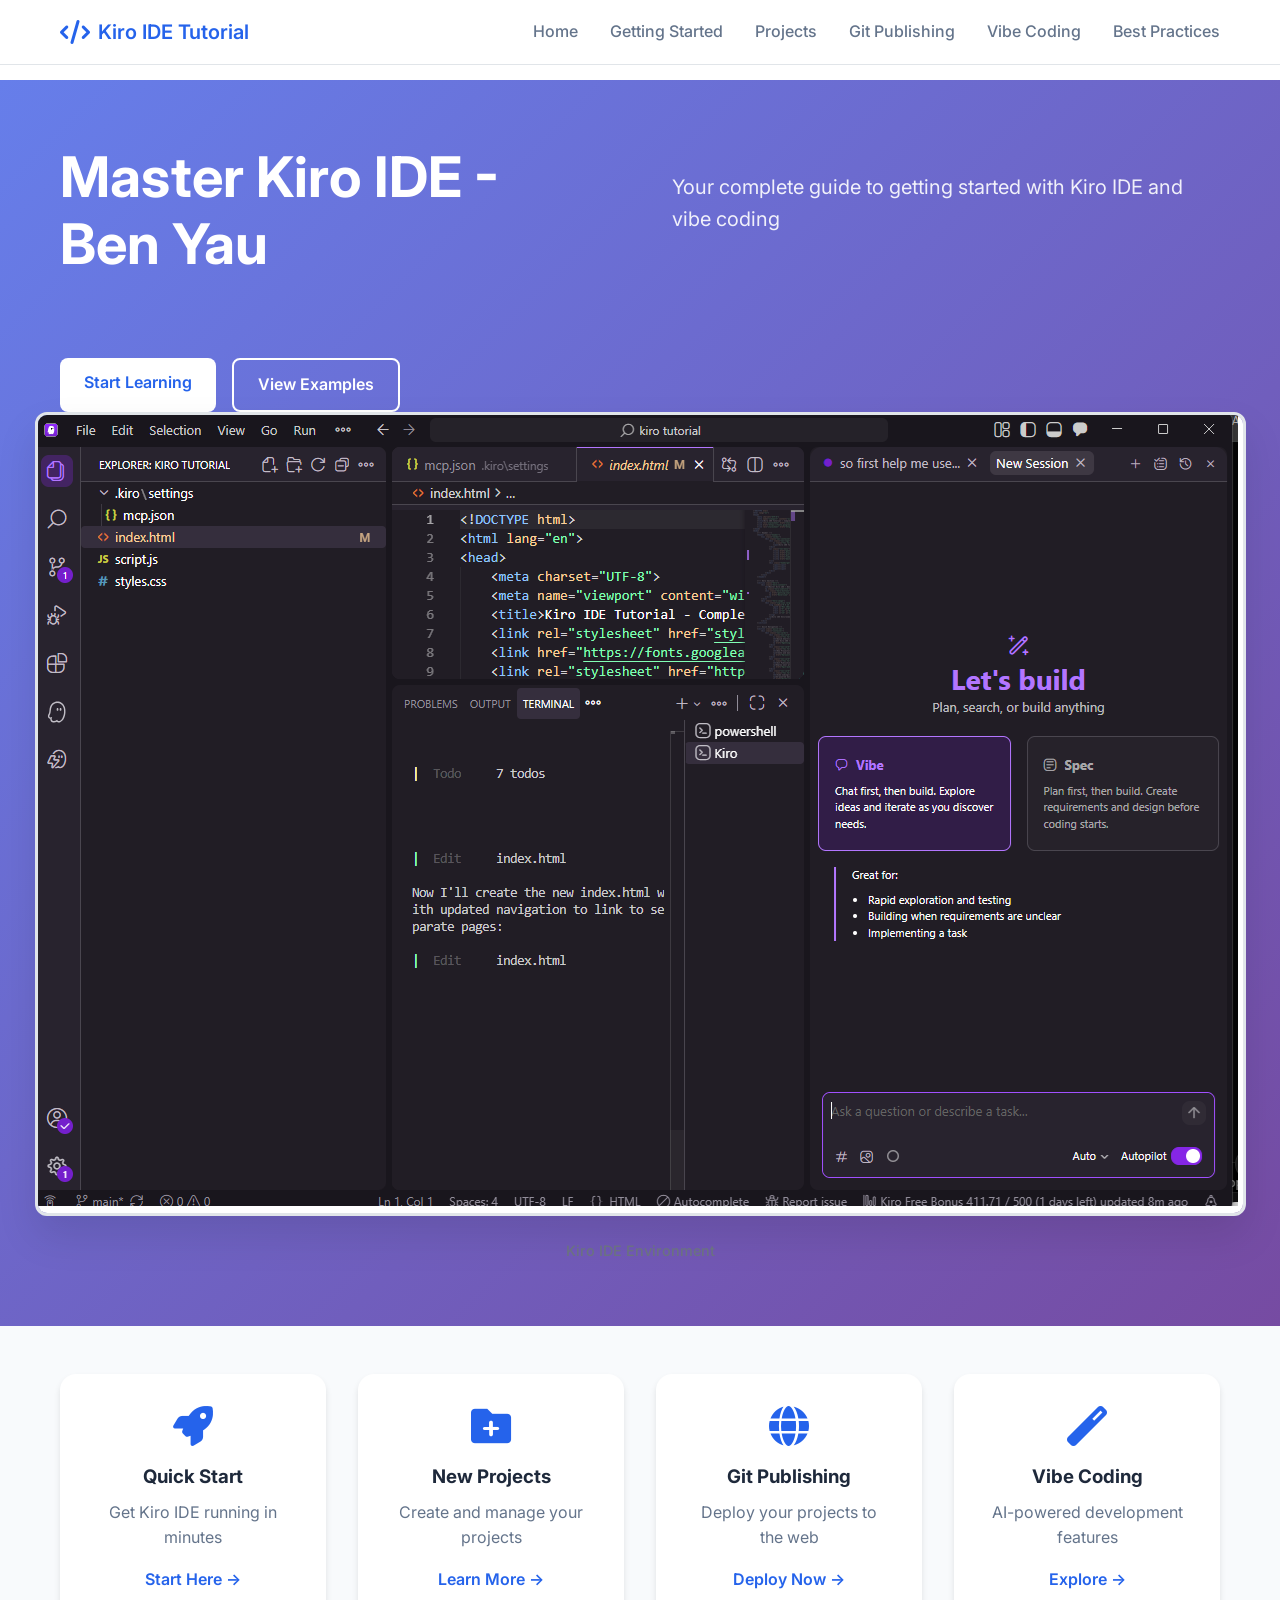
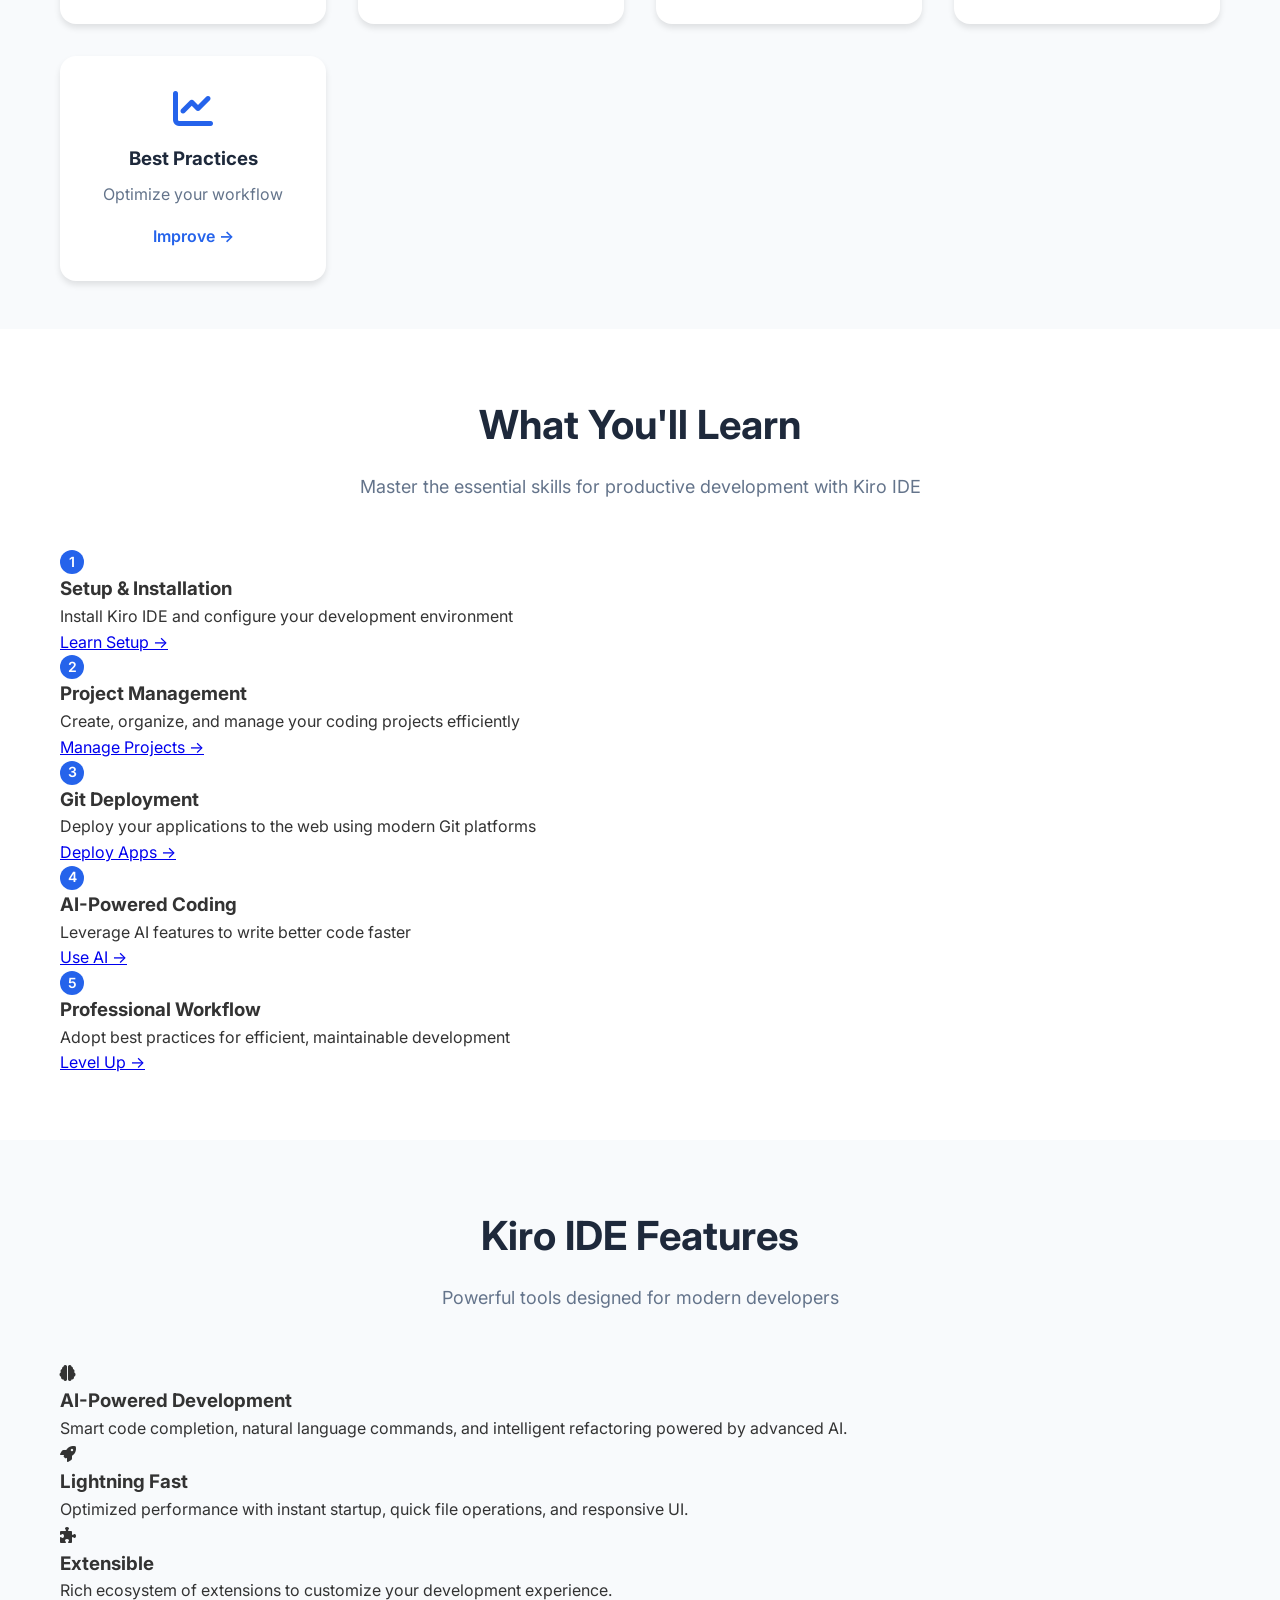
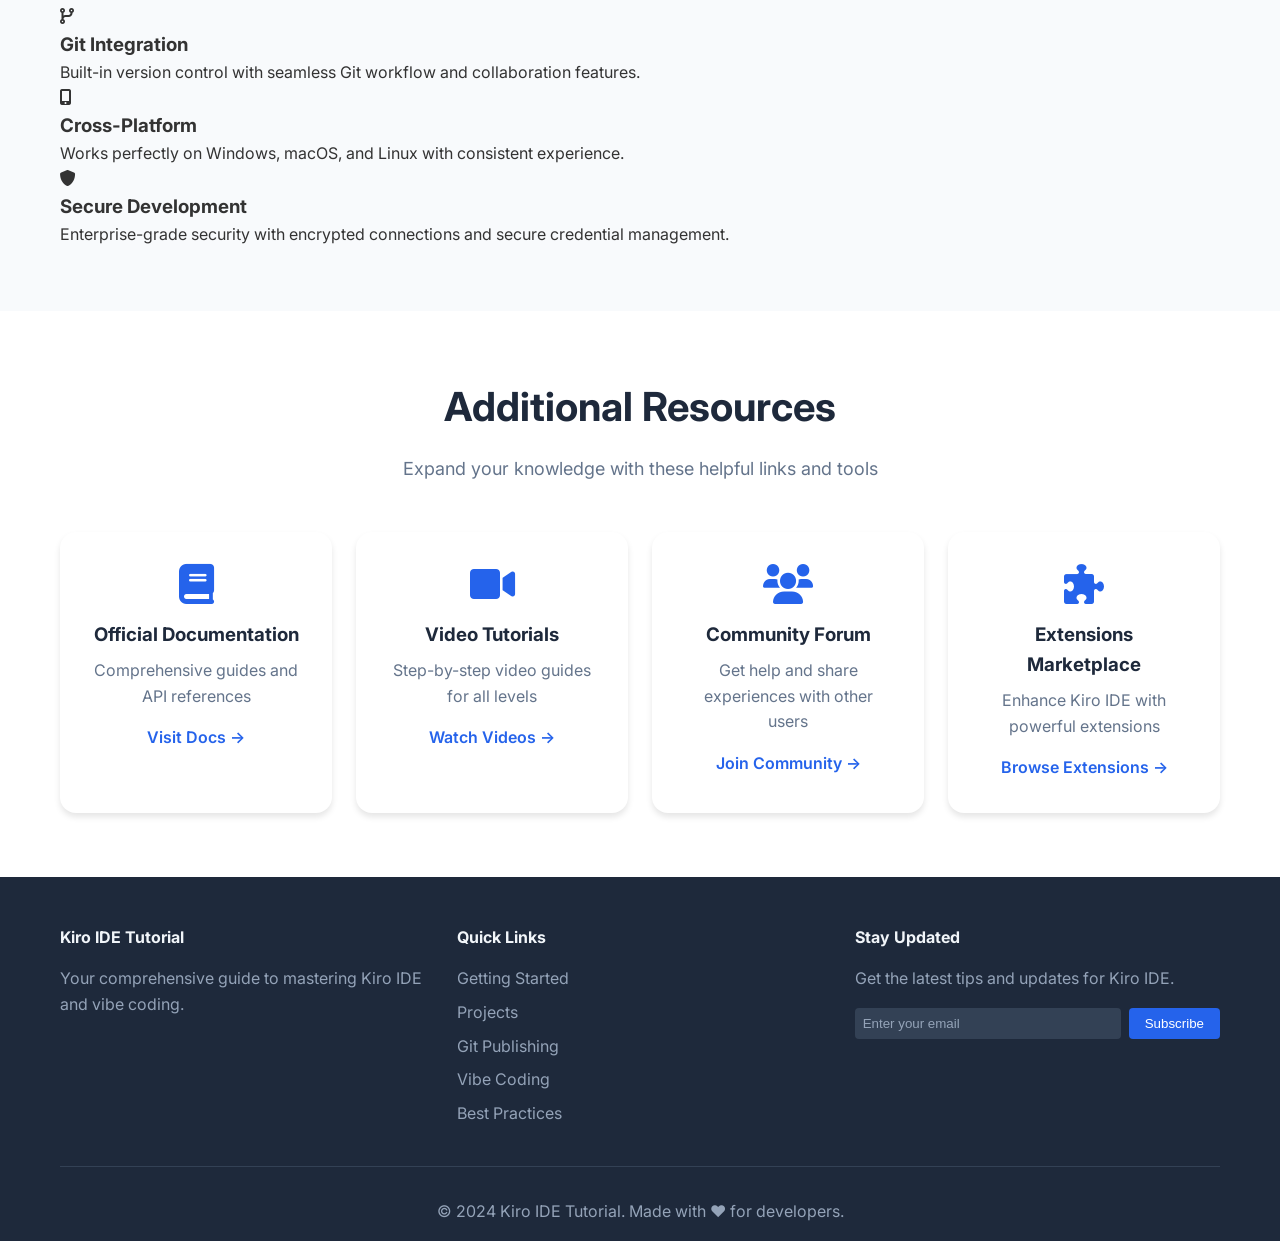
<file: index.html>
<!DOCTYPE html>
<html lang="en">
<head>
    <meta charset="UTF-8">
    <meta name="viewport" content="width=device-width, initial-scale=1.0">
    <title>Kiro IDE Tutorial - Complete Beginner's Guide</title>
    <link rel="stylesheet" href="styles.css">
    <link href="https://fonts.googleapis.com/css2?family=Inter:wght@300;400;500;600;700&display=swap" rel="stylesheet">
    <link rel="stylesheet" href="https://cdnjs.cloudflare.com/ajax/libs/font-awesome/6.0.0/css/all.min.css">
</head>
<body>
    <!-- Header -->
    <header class="header">
        <nav class="navbar">
            <div class="nav-container">
                <div class="nav-logo">
                    <i class="fas fa-code"></i>
                    <span>Kiro IDE Tutorial</span>
                </div>
                <ul class="nav-menu">
                    <li><a href="index.html" class="active">Home</a></li>
                    <li><a href="getting-started.html">Getting Started</a></li>
                    <li><a href="projects.html">Projects</a></li>
                    <li><a href="git-publishing.html">Git Publishing</a></li>
                    <li><a href="vibe-coding.html">Vibe Coding</a></li>
                    <li><a href="best-practices.html">Best Practices</a></li>
                </ul>
                <div class="hamburger">
                    <span></span>
                    <span></span>
                    <span></span>
                </div>
            </div>
        </nav>
    </header>

    <!-- Hero Section -->
    <section class="hero">
        <div class="hero-content">
            <h1>Master Kiro IDE - Ben Yau</h1>
            <p class="hero-subtitle">Your complete guide to getting started with Kiro IDE and vibe coding</p>
            <div class="hero-buttons">
                <a href="getting-started.html" class="btn btn-primary">Start Learning</a>
                <a href="projects.html" class="btn btn-secondary">View Examples</a>
            </div>
        </div>
        <div class="hero-image">
            <div class="kiro-screenshot">
                <img src="kiro example.bmp" alt="Kiro IDE Interface Example" class="hero-img">
                <p>Kiro IDE Environment</p>
            </div>
        </div>
    </section>

    <!-- Quick Navigation -->
    <section class="quick-nav">
        <div class="container">
            <div class="nav-cards">
                <div class="nav-card">
                    <i class="fas fa-rocket"></i>
                    <h3>Quick Start</h3>
                    <p>Get Kiro IDE running in minutes</p>
                    <a href="getting-started.html" class="nav-link">Start Here →</a>
                </div>
                <div class="nav-card">
                    <i class="fas fa-folder-plus"></i>
                    <h3>New Projects</h3>
                    <p>Create and manage your projects</p>
                    <a href="projects.html" class="nav-link">Learn More →</a>
                </div>
                <div class="nav-card">
                    <i class="fas fa-globe"></i>
                    <h3>Git Publishing</h3>
                    <p>Deploy your projects to the web</p>
                    <a href="git-publishing.html" class="nav-link">Deploy Now →</a>
                </div>
                <div class="nav-card">
                    <i class="fas fa-magic"></i>
                    <h3>Vibe Coding</h3>
                    <p>AI-powered development features</p>
                    <a href="vibe-coding.html" class="nav-link">Explore →</a>
                </div>
                <div class="nav-card">
                    <i class="fas fa-chart-line"></i>
                    <h3>Best Practices</h3>
                    <p>Optimize your workflow</p>
                    <a href="best-practices.html" class="nav-link">Improve →</a>
                </div>
            </div>
        </div>
    </section>

    <!-- Overview Section -->
    <section class="section">
        <div class="container">
            <div class="section-header">
                <h2>What You'll Learn</h2>
                <p>Master the essential skills for productive development with Kiro IDE</p>
            </div>

            <div class="learning-path">
                <div class="path-step">
                    <div class="step-number">1</div>
                    <h3>Setup & Installation</h3>
                    <p>Install Kiro IDE and configure your development environment</p>
                    <a href="getting-started.html" class="step-link">Learn Setup →</a>
                </div>
                <div class="path-step">
                    <div class="step-number">2</div>
                    <h3>Project Management</h3>
                    <p>Create, organize, and manage your coding projects efficiently</p>
                    <a href="projects.html" class="step-link">Manage Projects →</a>
                </div>
                <div class="path-step">
                    <div class="step-number">3</div>
                    <h3>Git Deployment</h3>
                    <p>Deploy your applications to the web using modern Git platforms</p>
                    <a href="git-publishing.html" class="step-link">Deploy Apps →</a>
                </div>
                <div class="path-step">
                    <div class="step-number">4</div>
                    <h3>AI-Powered Coding</h3>
                    <p>Leverage AI features to write better code faster</p>
                    <a href="vibe-coding.html" class="step-link">Use AI →</a>
                </div>
                <div class="path-step">
                    <div class="step-number">5</div>
                    <h3>Professional Workflow</h3>
                    <p>Adopt best practices for efficient, maintainable development</p>
                    <a href="best-practices.html" class="step-link">Level Up →</a>
                </div>
            </div>
        </div>
    </section>

    <!-- Features Section -->
    <section class="section section-alt">
        <div class="container">
            <div class="section-header">
                <h2>Kiro IDE Features</h2>
                <p>Powerful tools designed for modern developers</p>
            </div>

            <div class="features-grid">
                <div class="feature-card">
                    <i class="fas fa-brain"></i>
                    <h3>AI-Powered Development</h3>
                    <p>Smart code completion, natural language commands, and intelligent refactoring powered by advanced AI.</p>
                </div>
                <div class="feature-card">
                    <i class="fas fa-rocket"></i>
                    <h3>Lightning Fast</h3>
                    <p>Optimized performance with instant startup, quick file operations, and responsive UI.</p>
                </div>
                <div class="feature-card">
                    <i class="fas fa-puzzle-piece"></i>
                    <h3>Extensible</h3>
                    <p>Rich ecosystem of extensions to customize your development experience.</p>
                </div>
                <div class="feature-card">
                    <i class="fas fa-code-branch"></i>
                    <h3>Git Integration</h3>
                    <p>Built-in version control with seamless Git workflow and collaboration features.</p>
                </div>
                <div class="feature-card">
                    <i class="fas fa-mobile-alt"></i>
                    <h3>Cross-Platform</h3>
                    <p>Works perfectly on Windows, macOS, and Linux with consistent experience.</p>
                </div>
                <div class="feature-card">
                    <i class="fas fa-shield-alt"></i>
                    <h3>Secure Development</h3>
                    <p>Enterprise-grade security with encrypted connections and secure credential management.</p>
                </div>
            </div>
        </div>
    </section>

    <!-- Resources Section -->
    <section class="section">
        <div class="container">
            <div class="section-header">
                <h2>Additional Resources</h2>
                <p>Expand your knowledge with these helpful links and tools</p>
            </div>

            <div class="resources-grid">
                <div class="resource-card">
                    <i class="fas fa-book"></i>
                    <h3>Official Documentation</h3>
                    <p>Comprehensive guides and API references</p>
                    <a href="#" class="resource-link">Visit Docs →</a>
                </div>
                <div class="resource-card">
                    <i class="fas fa-video"></i>
                    <h3>Video Tutorials</h3>
                    <p>Step-by-step video guides for all levels</p>
                    <a href="#" class="resource-link">Watch Videos →</a>
                </div>
                <div class="resource-card">
                    <i class="fas fa-users"></i>
                    <h3>Community Forum</h3>
                    <p>Get help and share experiences with other users</p>
                    <a href="#" class="resource-link">Join Community →</a>
                </div>
                <div class="resource-card">
                    <i class="fas fa-puzzle-piece"></i>
                    <h3>Extensions Marketplace</h3>
                    <p>Enhance Kiro IDE with powerful extensions</p>
                    <a href="#" class="resource-link">Browse Extensions →</a>
                </div>
            </div>
        </div>
    </section>

    <!-- Footer -->
    <footer class="footer">
        <div class="container">
            <div class="footer-content">
                <div class="footer-section">
                    <h4>Kiro IDE Tutorial</h4>
                    <p>Your comprehensive guide to mastering Kiro IDE and vibe coding.</p>
                </div>
                <div class="footer-section">
                    <h4>Quick Links</h4>
                    <ul>
                        <li><a href="getting-started.html">Getting Started</a></li>
                        <li><a href="projects.html">Projects</a></li>
                        <li><a href="git-publishing.html">Git Publishing</a></li>
                        <li><a href="vibe-coding.html">Vibe Coding</a></li>
                        <li><a href="best-practices.html">Best Practices</a></li>
                    </ul>
                </div>
                <div class="footer-section">
                    <h4>Stay Updated</h4>
                    <p>Get the latest tips and updates for Kiro IDE.</p>
                    <div class="newsletter-form">
                        <input type="email" placeholder="Enter your email">
                        <button type="submit">Subscribe</button>
                    </div>
                </div>
            </div>
            <div class="footer-bottom">
                <p>&copy; 2024 Kiro IDE Tutorial. Made with ❤️ for developers.</p>
            </div>
        </div>
    </footer>

    <script src="script.js"></script>
</body>
</html>
</file>
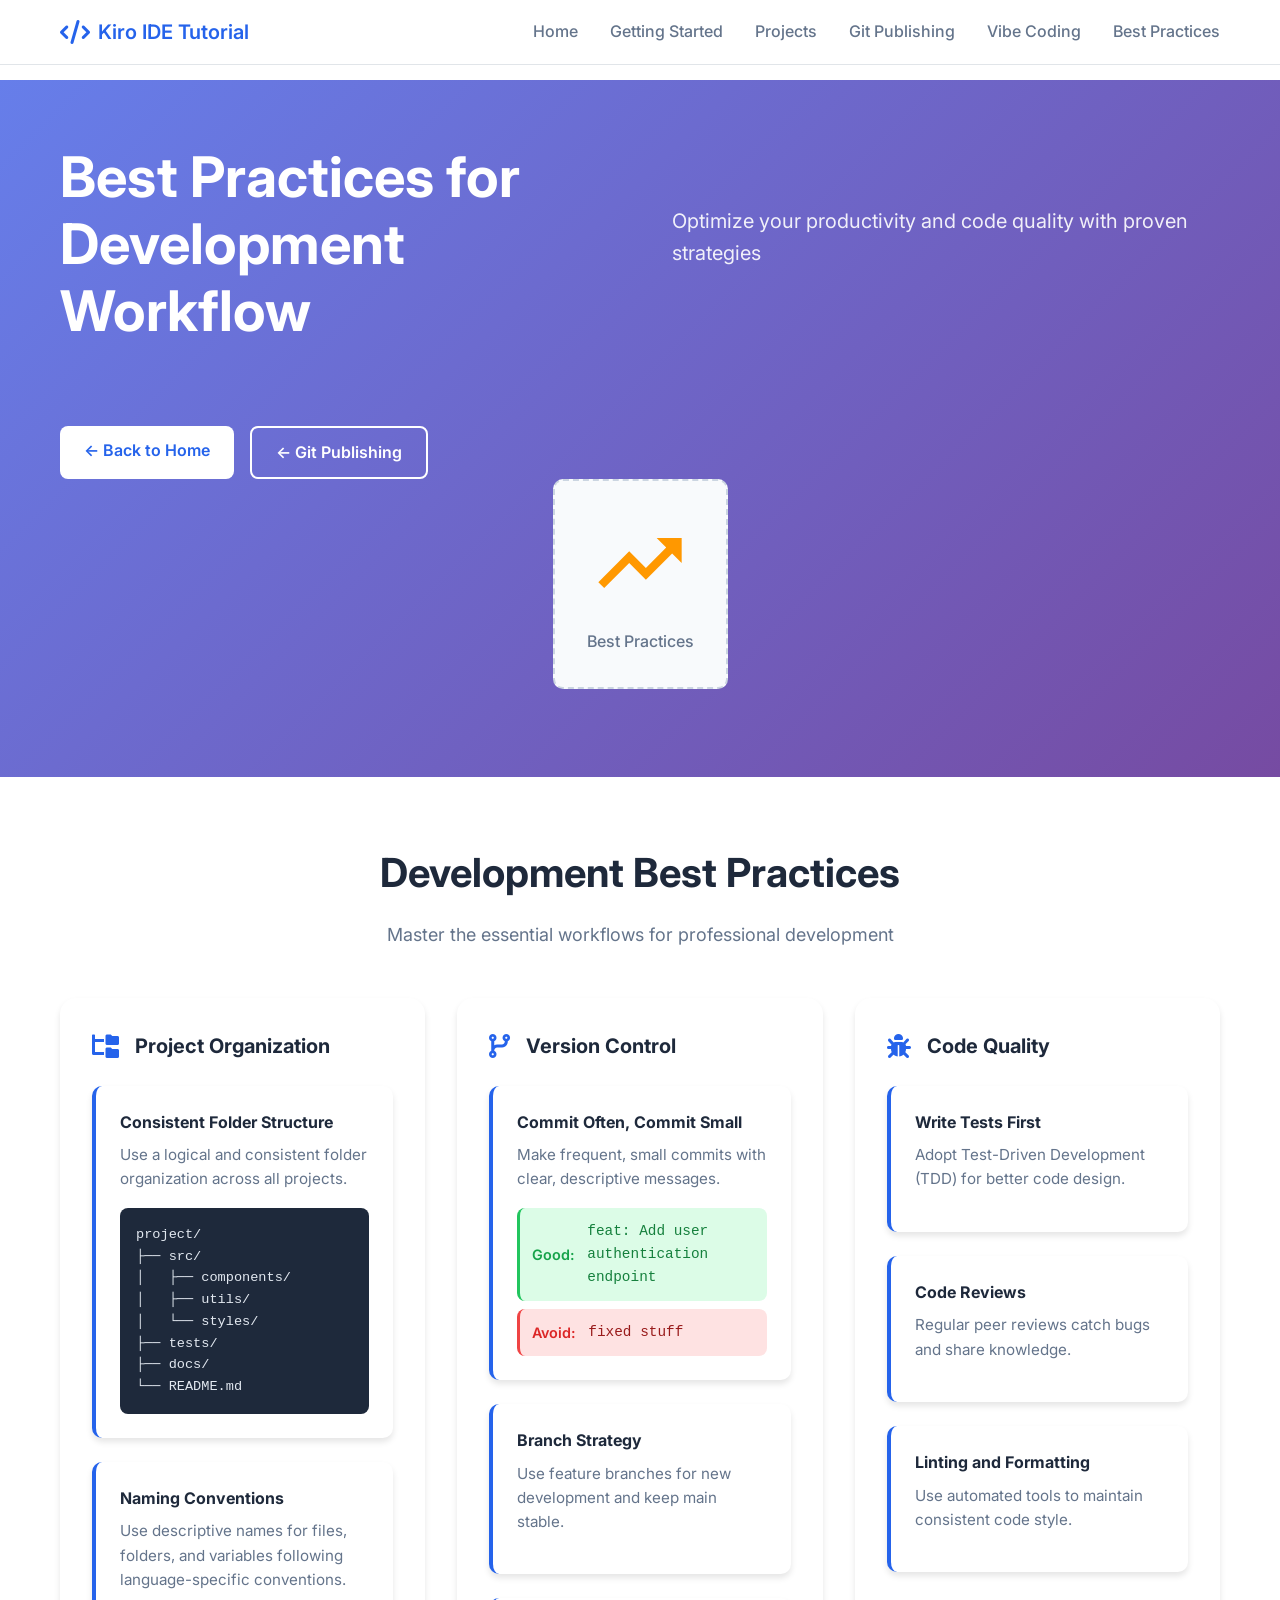
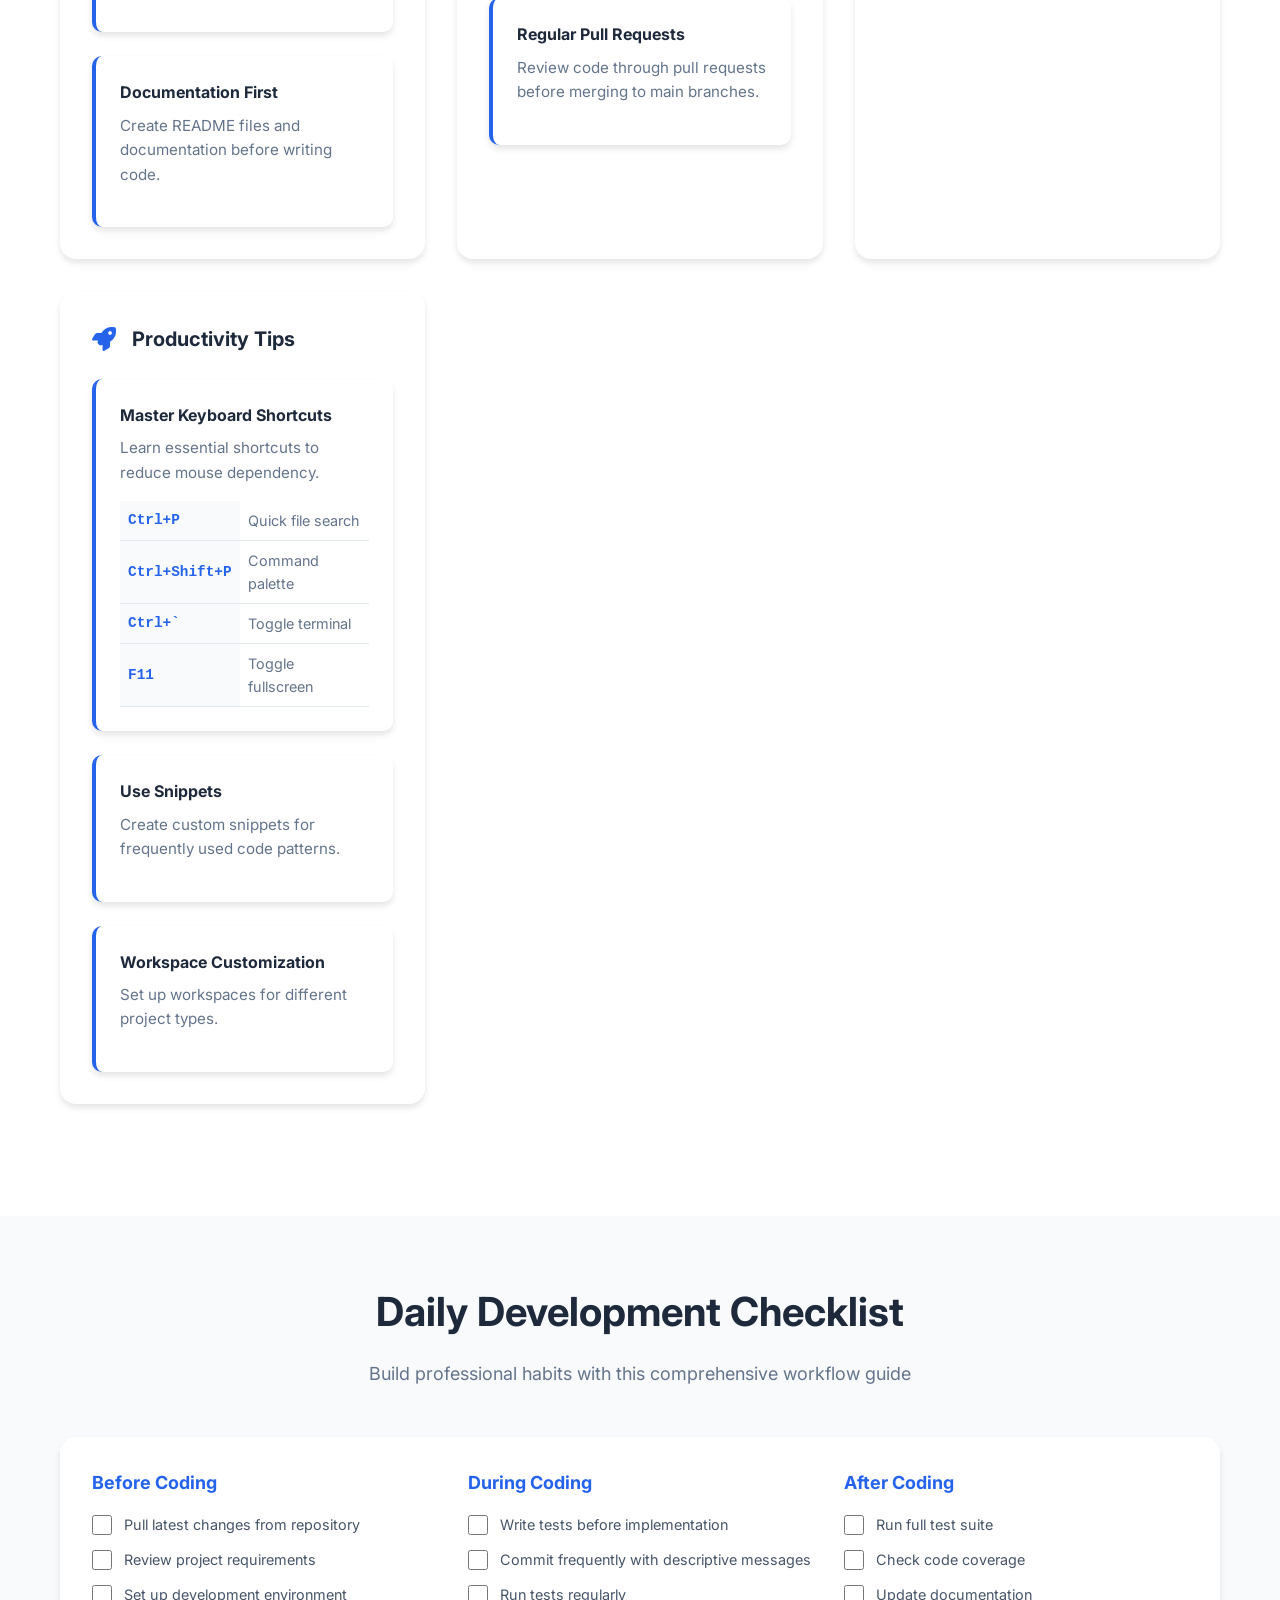
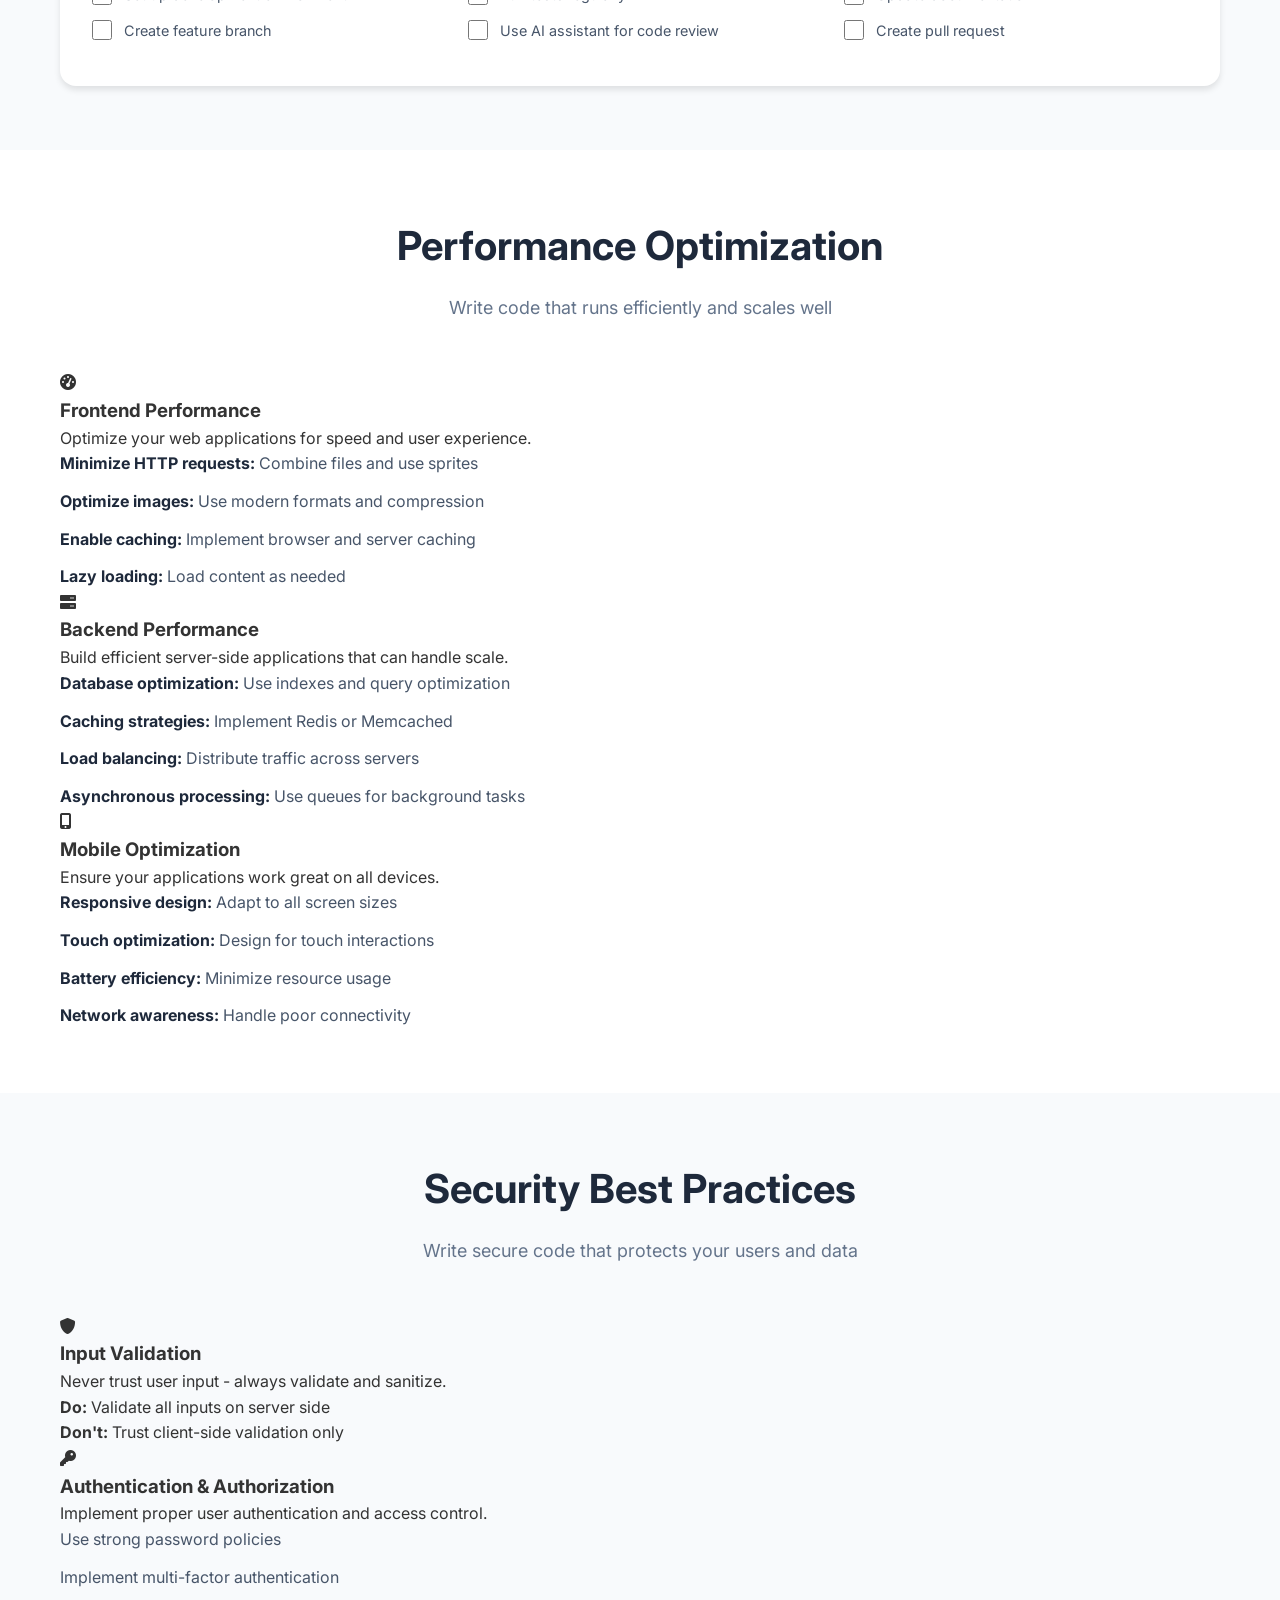
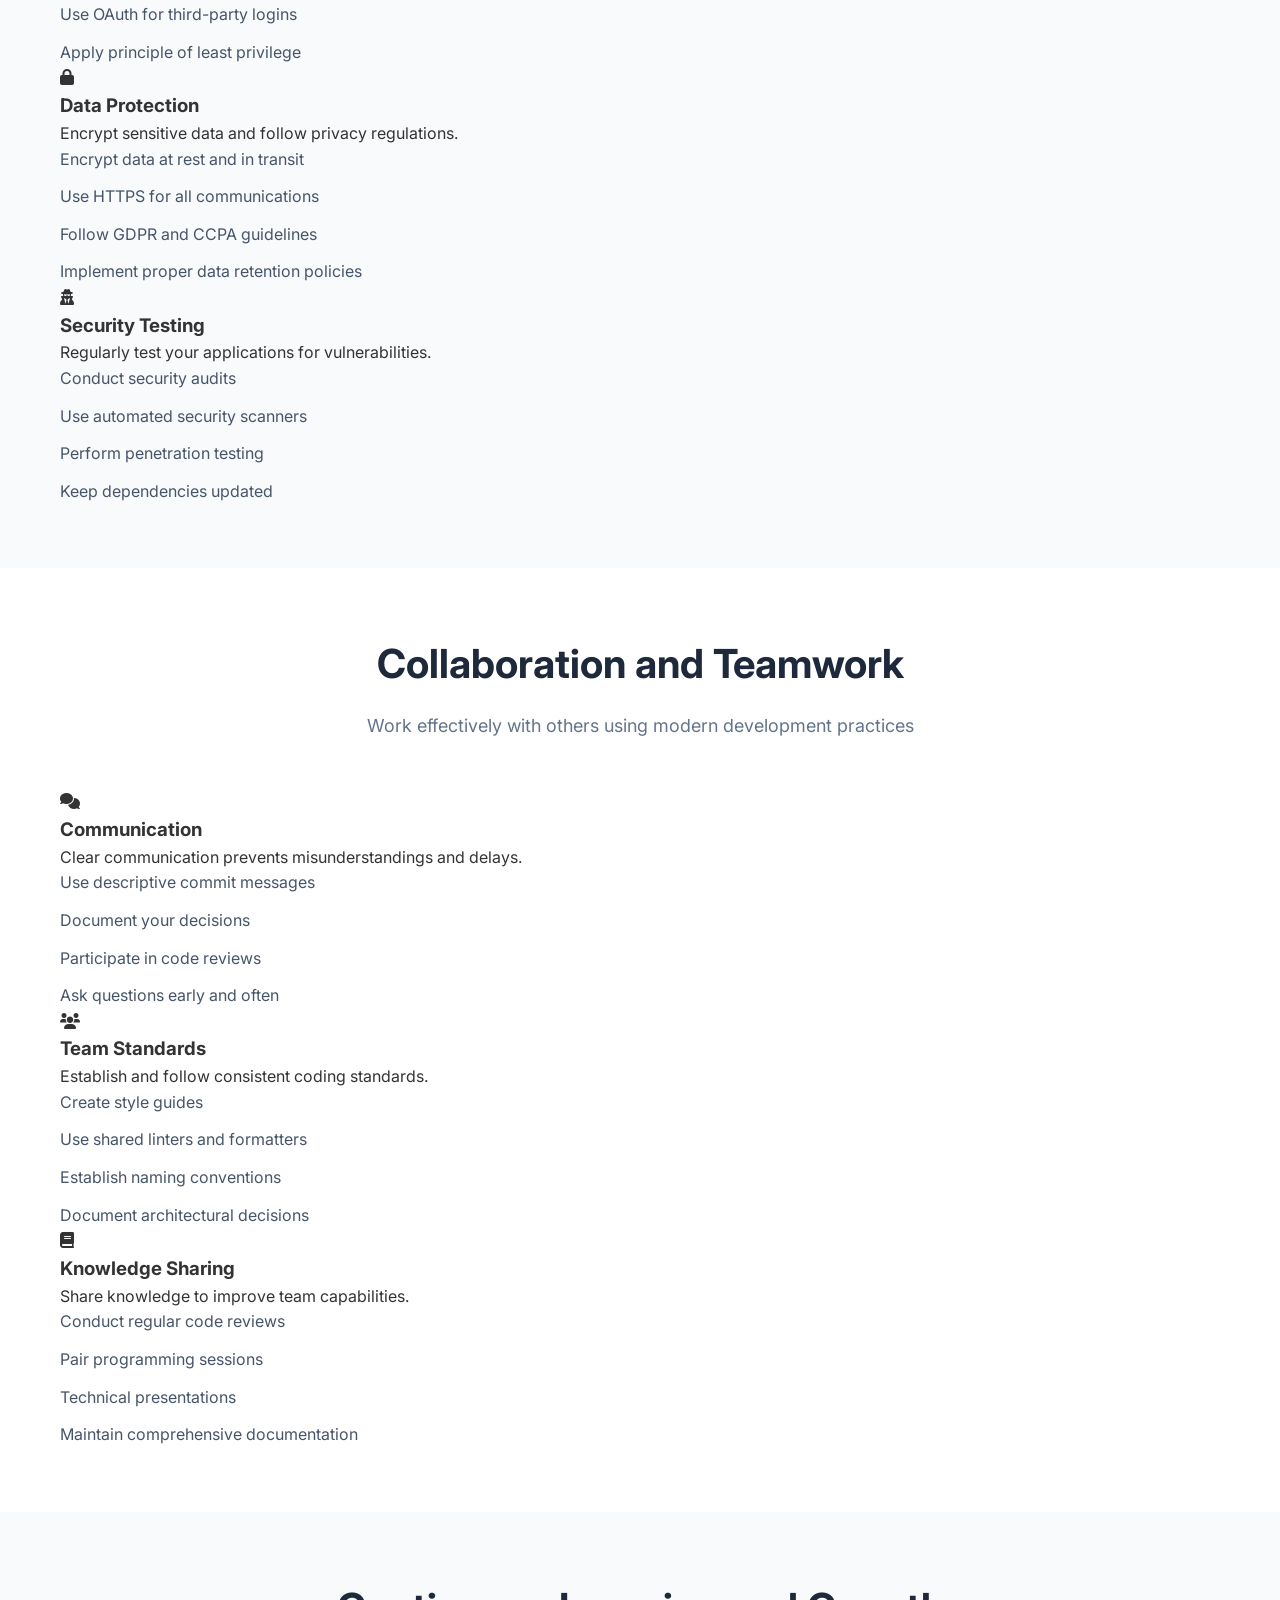
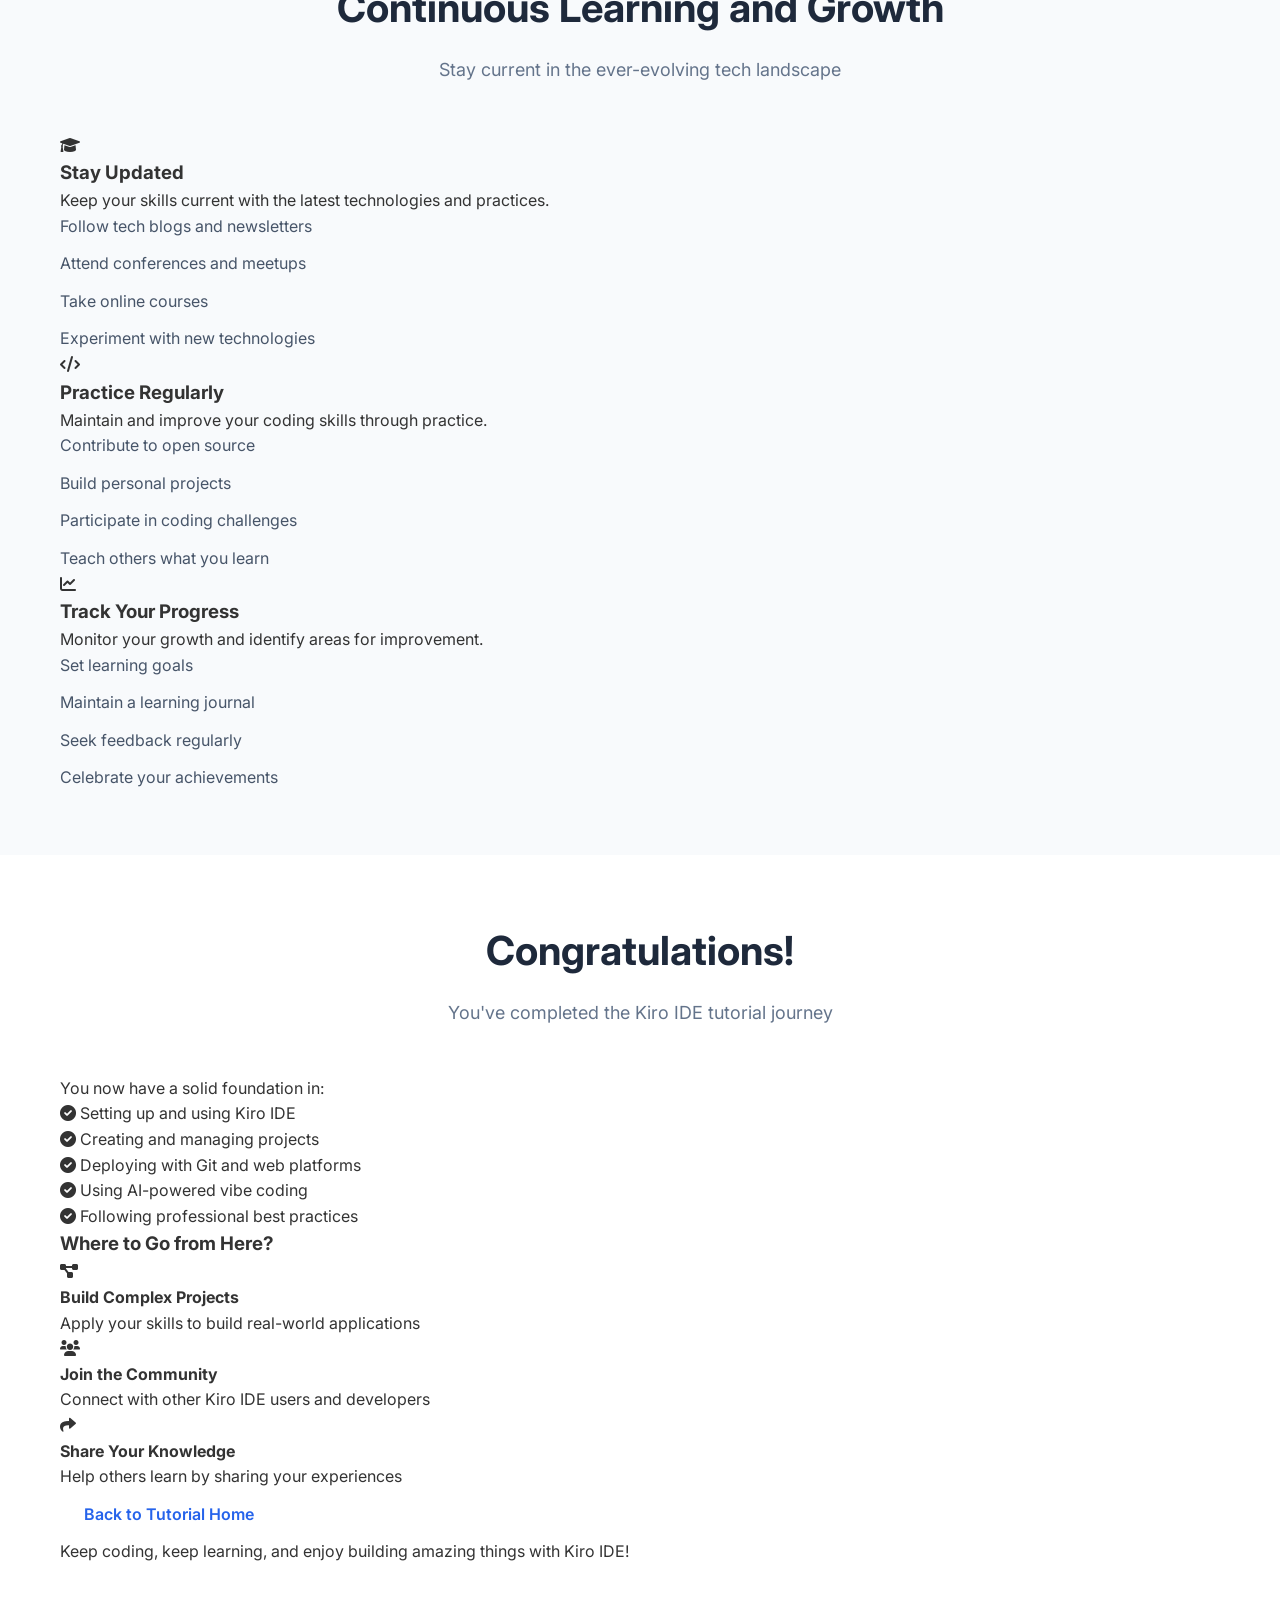
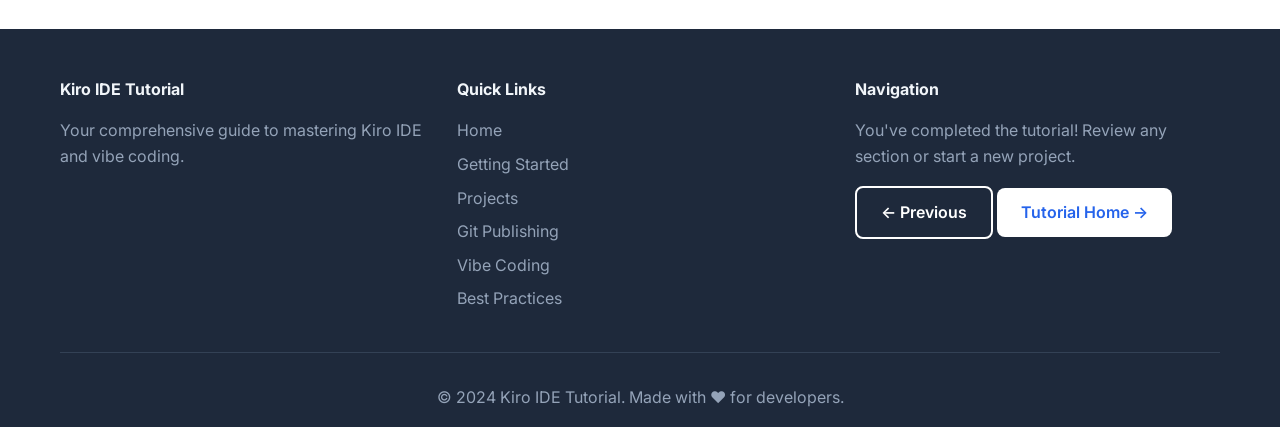
<file: best-practices.html>
<!DOCTYPE html>
<html lang="en">
<head>
    <meta charset="UTF-8">
    <meta name="viewport" content="width=device-width, initial-scale=1.0">
    <title>Best Practices - Kiro IDE Tutorial</title>
    <link rel="stylesheet" href="styles.css">
    <link href="https://fonts.googleapis.com/css2?family=Inter:wght@300;400;500;600;700&display=swap" rel="stylesheet">
    <link rel="stylesheet" href="https://cdnjs.cloudflare.com/ajax/libs/font-awesome/6.0.0/css/all.min.css">
</head>
<body>
    <!-- Header -->
    <header class="header">
        <nav class="navbar">
            <div class="nav-container">
                <div class="nav-logo">
                    <i class="fas fa-code"></i>
                    <span>Kiro IDE Tutorial</span>
                </div>
                <ul class="nav-menu">
                    <li><a href="index.html">Home</a></li>
                    <li><a href="getting-started.html">Getting Started</a></li>
                    <li><a href="projects.html">Projects</a></li>
                    <li><a href="git-publishing.html">Git Publishing</a></li>
                    <li><a href="vibe-coding.html">Vibe Coding</a></li>
                    <li><a href="best-practices.html" class="active">Best Practices</a></li>
                </ul>
                <div class="hamburger">
                    <span></span>
                    <span></span>
                    <span></span>
                </div>
            </div>
        </nav>
    </header>

    <!-- Hero Section -->
    <section class="hero">
        <div class="hero-content">
            <h1>Best Practices for Development Workflow</h1>
            <p class="hero-subtitle">Optimize your productivity and code quality with proven strategies</p>
            <div class="hero-buttons">
                <a href="index.html" class="btn btn-primary">← Back to Home</a>
                <a href="git-publishing.html" class="btn btn-secondary">← Git Publishing</a>
            </div>
        </div>
        <div class="hero-image">
            <div class="svg-icon large">
                <svg viewBox="0 0 24 24" fill="#FF9800" xmlns="http://www.w3.org/2000/svg">
                    <path d="M16 6l2.29 2.29-4.88 4.88-4-4L2 16.59 3.41 18l6-6 4 4 6.3-6.29L22 12V6z"/>
                </svg>
                <p>Best Practices</p>
            </div>
        </div>
    </section>

    <!-- Workflow Categories -->
    <section class="section">
        <div class="container">
            <div class="section-header">
                <h2>Development Best Practices</h2>
                <p>Master the essential workflows for professional development</p>
            </div>

            <div class="workflow-categories">
                <div class="category">
                    <div class="category-header">
                        <i class="fas fa-folder-tree"></i>
                        <h3>Project Organization</h3>
                    </div>
                    <div class="practice-list">
                        <div class="practice-item">
                            <h4>Consistent Folder Structure</h4>
                            <p>Use a logical and consistent folder organization across all projects.</p>
                            <div class="code-example">
                                <pre><code>project/
├── src/
│   ├── components/
│   ├── utils/
│   └── styles/
├── tests/
├── docs/
└── README.md</code></pre>
                            </div>
                        </div>
                        <div class="practice-item">
                            <h4>Naming Conventions</h4>
                            <p>Use descriptive names for files, folders, and variables following language-specific conventions.</p>
                        </div>
                        <div class="practice-item">
                            <h4>Documentation First</h4>
                            <p>Create README files and documentation before writing code.</p>
                        </div>
                    </div>
                </div>

                <div class="category">
                    <div class="category-header">
                        <i class="fas fa-code-branch"></i>
                        <h3>Version Control</h3>
                    </div>
                    <div class="practice-list">
                        <div class="practice-item">
                            <h4>Commit Often, Commit Small</h4>
                            <p>Make frequent, small commits with clear, descriptive messages.</p>
                            <div class="commit-example">
                                <div class="good-commit">
                                    <span class="label">Good:</span>
                                    <code>feat: Add user authentication endpoint</code>
                                </div>
                                <div class="bad-commit">
                                    <span class="label">Avoid:</span>
                                    <code>fixed stuff</code>
                                </div>
                            </div>
                        </div>
                        <div class="practice-item">
                            <h4>Branch Strategy</h4>
                            <p>Use feature branches for new development and keep main stable.</p>
                        </div>
                        <div class="practice-item">
                            <h4>Regular Pull Requests</h4>
                            <p>Review code through pull requests before merging to main branches.</p>
                        </div>
                    </div>
                </div>

                <div class="category">
                    <div class="category-header">
                        <i class="fas fa-bug"></i>
                        <h3>Code Quality</h3>
                    </div>
                    <div class="practice-list">
                        <div class="practice-item">
                            <h4>Write Tests First</h4>
                            <p>Adopt Test-Driven Development (TDD) for better code design.</p>
                        </div>
                        <div class="practice-item">
                            <h4>Code Reviews</h4>
                            <p>Regular peer reviews catch bugs and share knowledge.</p>
                        </div>
                        <div class="practice-item">
                            <h4>Linting and Formatting</h4>
                            <p>Use automated tools to maintain consistent code style.</p>
                        </div>
                    </div>
                </div>

                <div class="category">
                    <div class="category-header">
                        <i class="fas fa-rocket"></i>
                        <h3>Productivity Tips</h3>
                    </div>
                    <div class="practice-list">
                        <div class="practice-item">
                            <h4>Master Keyboard Shortcuts</h4>
                            <p>Learn essential shortcuts to reduce mouse dependency.</p>
                            <div class="shortcut-table">
                                <table>
                                    <tr><td>Ctrl+P</td><td>Quick file search</td></tr>
                                    <tr><td>Ctrl+Shift+P</td><td>Command palette</td></tr>
                                    <tr><td>Ctrl+`</td><td>Toggle terminal</td></tr>
                                    <tr><td>F11</td><td>Toggle fullscreen</td></tr>
                                </table>
                            </div>
                        </div>
                        <div class="practice-item">
                            <h4>Use Snippets</h4>
                            <p>Create custom snippets for frequently used code patterns.</p>
                        </div>
                        <div class="practice-item">
                            <h4>Workspace Customization</h4>
                            <p>Set up workspaces for different project types.</p>
                        </div>
                    </div>
                </div>
            </div>
        </div>
    </section>

    <!-- Daily Development Checklist -->
    <section class="section section-alt">
        <div class="container">
            <div class="section-header">
                <h2>Daily Development Checklist</h2>
                <p>Build professional habits with this comprehensive workflow guide</p>
            </div>

            <div class="workflow-checklist">
                <div class="checklist-grid">
                    <div class="checklist-column">
                        <h4>Before Coding</h4>
                        <div class="checklist-item">
                            <input type="checkbox" id="check1">
                            <label for="check1">Pull latest changes from repository</label>
                        </div>
                        <div class="checklist-item">
                            <input type="checkbox" id="check2">
                            <label for="check2">Review project requirements</label>
                        </div>
                        <div class="checklist-item">
                            <input type="checkbox" id="check3">
                            <label for="check3">Set up development environment</label>
                        </div>
                        <div class="checklist-item">
                            <input type="checkbox" id="check4">
                            <label for="check4">Create feature branch</label>
                        </div>
                    </div>
                    <div class="checklist-column">
                        <h4>During Coding</h4>
                        <div class="checklist-item">
                            <input type="checkbox" id="check5">
                            <label for="check5">Write tests before implementation</label>
                        </div>
                        <div class="checklist-item">
                            <input type="checkbox" id="check6">
                            <label for="check6">Commit frequently with descriptive messages</label>
                        </div>
                        <div class="checklist-item">
                            <input type="checkbox" id="check7">
                            <label for="check7">Run tests regularly</label>
                        </div>
                        <div class="checklist-item">
                            <input type="checkbox" id="check8">
                            <label for="check8">Use AI assistant for code review</label>
                        </div>
                    </div>
                    <div class="checklist-column">
                        <h4>After Coding</h4>
                        <div class="checklist-item">
                            <input type="checkbox" id="check9">
                            <label for="check9">Run full test suite</label>
                        </div>
                        <div class="checklist-item">
                            <input type="checkbox" id="check10">
                            <label for="check10">Check code coverage</label>
                        </div>
                        <div class="checklist-item">
                            <input type="checkbox" id="check11">
                            <label for="check11">Update documentation</label>
                        </div>
                        <div class="checklist-item">
                            <input type="checkbox" id="check12">
                            <label for="check12">Create pull request</label>
                        </div>
                    </div>
                </div>
            </div>
        </div>
    </section>

    <!-- Performance Optimization -->
    <section class="section">
        <div class="container">
            <div class="section-header">
                <h2>Performance Optimization</h2>
                <p>Write code that runs efficiently and scales well</p>
            </div>

            <div class="performance-grid">
                <div class="performance-card">
                    <i class="fas fa-tachometer-alt"></i>
                    <h3>Frontend Performance</h3>
                    <p>Optimize your web applications for speed and user experience.</p>
                    <ul class="feature-list">
                        <li><strong>Minimize HTTP requests:</strong> Combine files and use sprites</li>
                        <li><strong>Optimize images:</strong> Use modern formats and compression</li>
                        <li><strong>Enable caching:</strong> Implement browser and server caching</li>
                        <li><strong>Lazy loading:</strong> Load content as needed</li>
                    </ul>
                </div>

                <div class="performance-card">
                    <i class="fas fa-server"></i>
                    <h3>Backend Performance</h3>
                    <p>Build efficient server-side applications that can handle scale.</p>
                    <ul class="feature-list">
                        <li><strong>Database optimization:</strong> Use indexes and query optimization</li>
                        <li><strong>Caching strategies:</strong> Implement Redis or Memcached</li>
                        <li><strong>Load balancing:</strong> Distribute traffic across servers</li>
                        <li><strong>Asynchronous processing:</strong> Use queues for background tasks</li>
                    </ul>
                </div>

                <div class="performance-card">
                    <i class="fas fa-mobile-alt"></i>
                    <h3>Mobile Optimization</h3>
                    <p>Ensure your applications work great on all devices.</p>
                    <ul class="feature-list">
                        <li><strong>Responsive design:</strong> Adapt to all screen sizes</li>
                        <li><strong>Touch optimization:</strong> Design for touch interactions</li>
                        <li><strong>Battery efficiency:</strong> Minimize resource usage</li>
                        <li><strong>Network awareness:</strong> Handle poor connectivity</li>
                    </ul>
                </div>
            </div>
        </div>
    </section>

    <!-- Security Best Practices -->
    <section class="section section-alt">
        <div class="container">
            <div class="section-header">
                <h2>Security Best Practices</h2>
                <p>Write secure code that protects your users and data</p>
            </div>

            <div class="security-grid">
                <div class="security-card">
                    <i class="fas fa-shield-alt"></i>
                    <h3>Input Validation</h3>
                    <p>Never trust user input - always validate and sanitize.</p>
                    <div class="security-example">
                        <strong>Do:</strong> Validate all inputs on server side<br>
                        <strong>Don't:</strong> Trust client-side validation only
                    </div>
                </div>

                <div class="security-card">
                    <i class="fas fa-key"></i>
                    <h3>Authentication & Authorization</h3>
                    <p>Implement proper user authentication and access control.</p>
                    <ul class="feature-list">
                        <li>Use strong password policies</li>
                        <li>Implement multi-factor authentication</li>
                        <li>Use OAuth for third-party logins</li>
                        <li>Apply principle of least privilege</li>
                    </ul>
                </div>

                <div class="security-card">
                    <i class="fas fa-lock"></i>
                    <h3>Data Protection</h3>
                    <p>Encrypt sensitive data and follow privacy regulations.</p>
                    <ul class="feature-list">
                        <li>Encrypt data at rest and in transit</li>
                        <li>Use HTTPS for all communications</li>
                        <li>Follow GDPR and CCPA guidelines</li>
                        <li>Implement proper data retention policies</li>
                    </ul>
                </div>

                <div class="security-card">
                    <i class="fas fa-user-secret"></i>
                    <h3>Security Testing</h3>
                    <p>Regularly test your applications for vulnerabilities.</p>
                    <ul class="feature-list">
                        <li>Conduct security audits</li>
                        <li>Use automated security scanners</li>
                        <li>Perform penetration testing</li>
                        <li>Keep dependencies updated</li>
                    </ul>
                </div>
            </div>
        </div>
    </section>

    <!-- Collaboration and Teamwork -->
    <section class="section">
        <div class="container">
            <div class="section-header">
                <h2>Collaboration and Teamwork</h2>
                <p>Work effectively with others using modern development practices</p>
            </div>

            <div class="collaboration-grid">
                <div class="collaboration-card">
                    <i class="fas fa-comments"></i>
                    <h3>Communication</h3>
                    <p>Clear communication prevents misunderstandings and delays.</p>
                    <ul class="feature-list">
                        <li>Use descriptive commit messages</li>
                        <li>Document your decisions</li>
                        <li>Participate in code reviews</li>
                        <li>Ask questions early and often</li>
                    </ul>
                </div>

                <div class="collaboration-card">
                    <i class="fas fa-users"></i>
                    <h3>Team Standards</h3>
                    <p>Establish and follow consistent coding standards.</p>
                    <ul class="feature-list">
                        <li>Create style guides</li>
                        <li>Use shared linters and formatters</li>
                        <li>Establish naming conventions</li>
                        <li>Document architectural decisions</li>
                    </ul>
                </div>

                <div class="collaboration-card">
                    <i class="fas fa-book"></i>
                    <h3>Knowledge Sharing</h3>
                    <p>Share knowledge to improve team capabilities.</p>
                    <ul class="feature-list">
                        <li>Conduct regular code reviews</li>
                        <li>Pair programming sessions</li>
                        <li>Technical presentations</li>
                        <li>Maintain comprehensive documentation</li>
                    </ul>
                </div>
            </div>
        </div>
    </section>

    <!-- Continuous Learning -->
    <section class="section section-alt">
        <div class="container">
            <div class="section-header">
                <h2>Continuous Learning and Growth</h2>
                <p>Stay current in the ever-evolving tech landscape</p>
            </div>

            <div class="learning-grid">
                <div class="learning-card">
                    <i class="fas fa-graduation-cap"></i>
                    <h3>Stay Updated</h3>
                    <p>Keep your skills current with the latest technologies and practices.</p>
                    <ul class="feature-list">
                        <li>Follow tech blogs and newsletters</li>
                        <li>Attend conferences and meetups</li>
                        <li>Take online courses</li>
                        <li>Experiment with new technologies</li>
                    </ul>
                </div>

                <div class="learning-card">
                    <i class="fas fa-code"></i>
                    <h3>Practice Regularly</h3>
                    <p>Maintain and improve your coding skills through practice.</p>
                    <ul class="feature-list">
                        <li>Contribute to open source</li>
                        <li>Build personal projects</li>
                        <li>Participate in coding challenges</li>
                        <li>Teach others what you learn</li>
                    </ul>
                </div>

                <div class="learning-card">
                    <i class="fas fa-chart-line"></i>
                    <h3>Track Your Progress</h3>
                    <p>Monitor your growth and identify areas for improvement.</p>
                    <ul class="feature-list">
                        <li>Set learning goals</li>
                        <li>Maintain a learning journal</li>
                        <li>Seek feedback regularly</li>
                        <li>Celebrate your achievements</li>
                    </ul>
                </div>
            </div>
        </div>
    </section>

    <!-- Conclusion -->
    <section class="section">
        <div class="container">
            <div class="section-header">
                <h2>Congratulations!</h2>
                <p>You've completed the Kiro IDE tutorial journey</p>
            </div>

            <div class="conclusion-content">
                <p>You now have a solid foundation in:</p>
                <div class="skills-list">
                    <div class="skill-item">
                        <i class="fas fa-check-circle"></i>
                        <span>Setting up and using Kiro IDE</span>
                    </div>
                    <div class="skill-item">
                        <i class="fas fa-check-circle"></i>
                        <span>Creating and managing projects</span>
                    </div>
                    <div class="skill-item">
                        <i class="fas fa-check-circle"></i>
                        <span>Deploying with Git and web platforms</span>
                    </div>
                    <div class="skill-item">
                        <i class="fas fa-check-circle"></i>
                        <span>Using AI-powered vibe coding</span>
                    </div>
                    <div class="skill-item">
                        <i class="fas fa-check-circle"></i>
                        <span>Following professional best practices</span>
                    </div>
                </div>

                <div class="next-steps">
                    <h3>Where to Go from Here?</h3>
                    <div class="suggestions">
                        <div class="suggestion-card">
                            <i class="fas fa-project-diagram"></i>
                            <h4>Build Complex Projects</h4>
                            <p>Apply your skills to build real-world applications</p>
                        </div>
                        <div class="suggestion-card">
                            <i class="fas fa-users"></i>
                            <h4>Join the Community</h4>
                            <p>Connect with other Kiro IDE users and developers</p>
                        </div>
                        <div class="suggestion-card">
                            <i class="fas fa-share"></i>
                            <h4>Share Your Knowledge</h4>
                            <p>Help others learn by sharing your experiences</p>
                        </div>
                    </div>
                </div>

                <div class="final-cta">
                    <a href="index.html" class="btn btn-primary">Back to Tutorial Home</a>
                    <p>Keep coding, keep learning, and enjoy building amazing things with Kiro IDE!</p>
                </div>
            </div>
        </div>
    </section>

    <!-- Footer -->
    <footer class="footer">
        <div class="container">
            <div class="footer-content">
                <div class="footer-section">
                    <h4>Kiro IDE Tutorial</h4>
                    <p>Your comprehensive guide to mastering Kiro IDE and vibe coding.</p>
                </div>
                <div class="footer-section">
                    <h4>Quick Links</h4>
                    <ul>
                        <li><a href="index.html">Home</a></li>
                        <li><a href="getting-started.html">Getting Started</a></li>
                        <li><a href="projects.html">Projects</a></li>
                        <li><a href="git-publishing.html">Git Publishing</a></li>
                        <li><a href="vibe-coding.html">Vibe Coding</a></li>
                        <li><a href="best-practices.html">Best Practices</a></li>
                    </ul>
                </div>
                <div class="footer-section">
                    <h4>Navigation</h4>
                    <p>You've completed the tutorial! Review any section or start a new project.</p>
                    <div class="nav-buttons">
                        <a href="vibe-coding.html" class="btn btn-secondary">← Previous</a>
                        <a href="index.html" class="btn btn-primary">Tutorial Home →</a>
                    </div>
                </div>
            </div>
            <div class="footer-bottom">
                <p>&copy; 2024 Kiro IDE Tutorial. Made with ❤️ for developers.</p>
            </div>
        </div>
    </footer>

    <script src="script.js"></script>
</body>
</html>
</file>
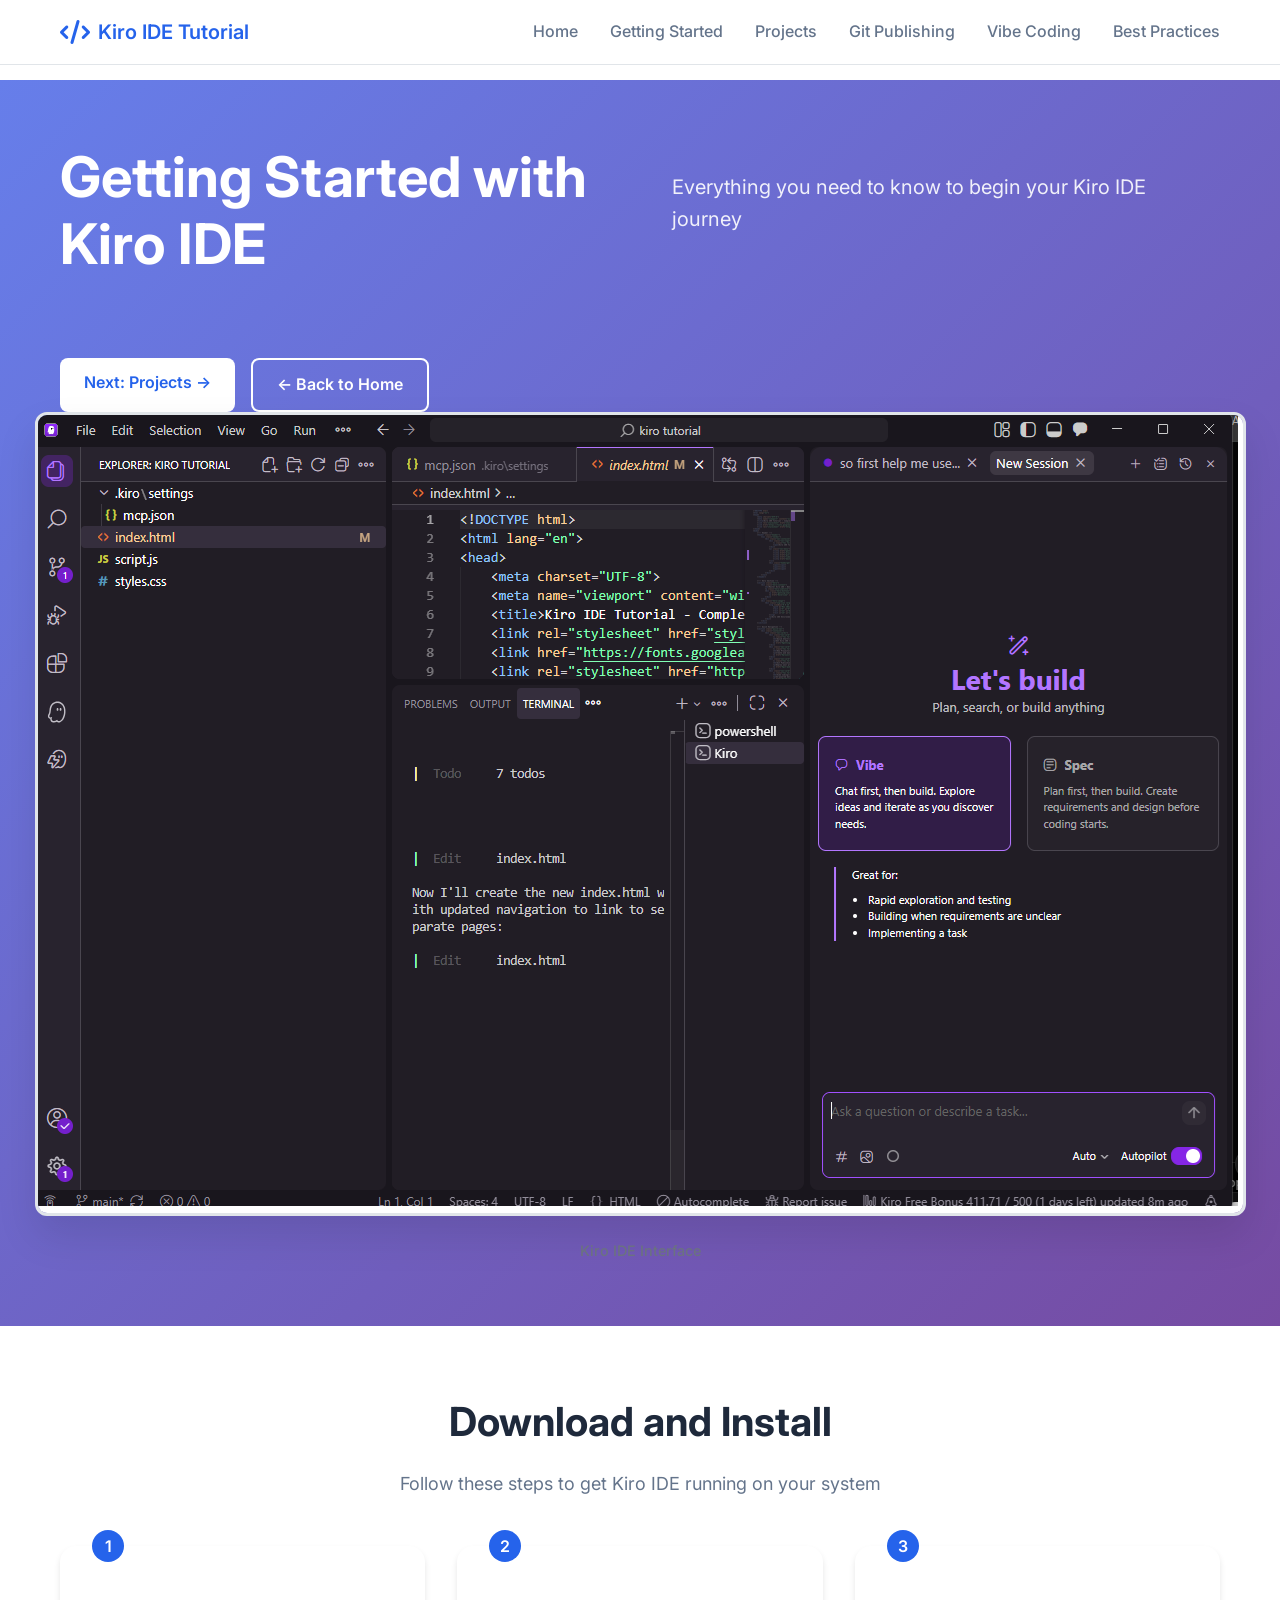
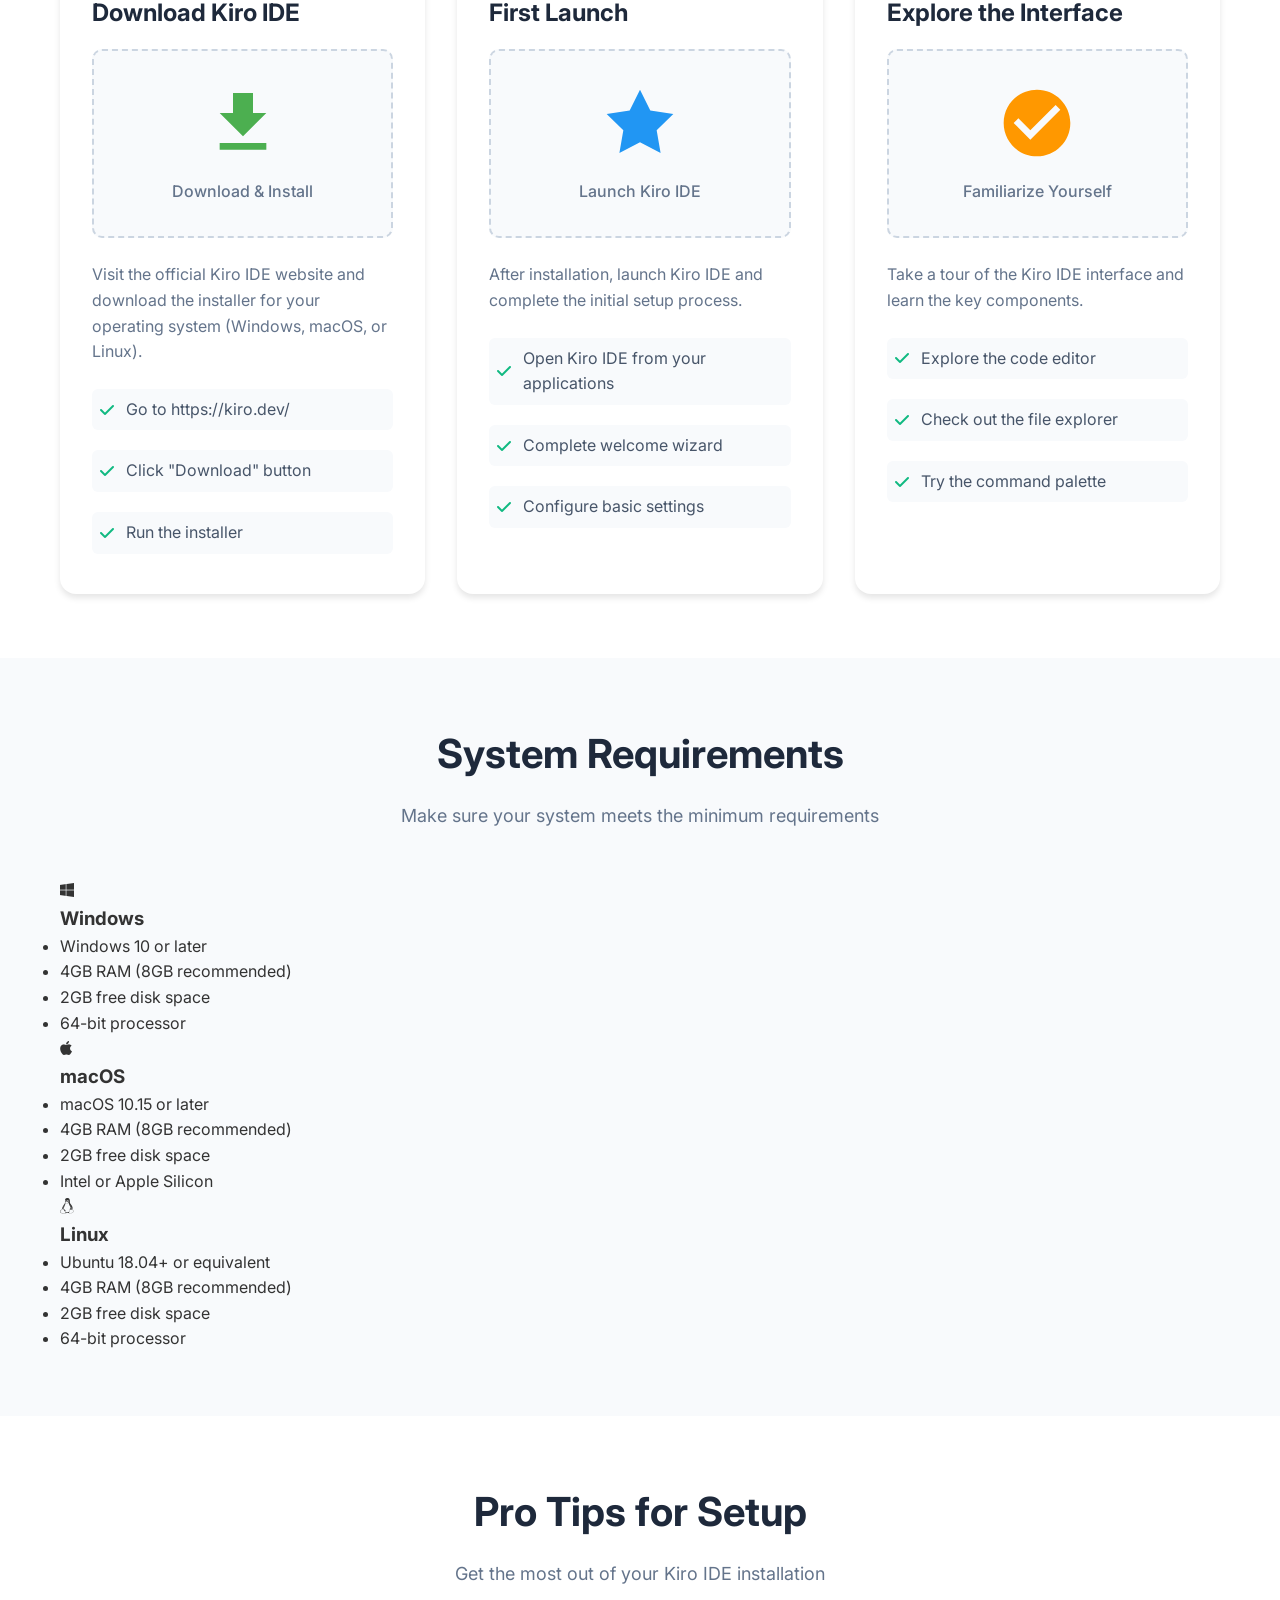
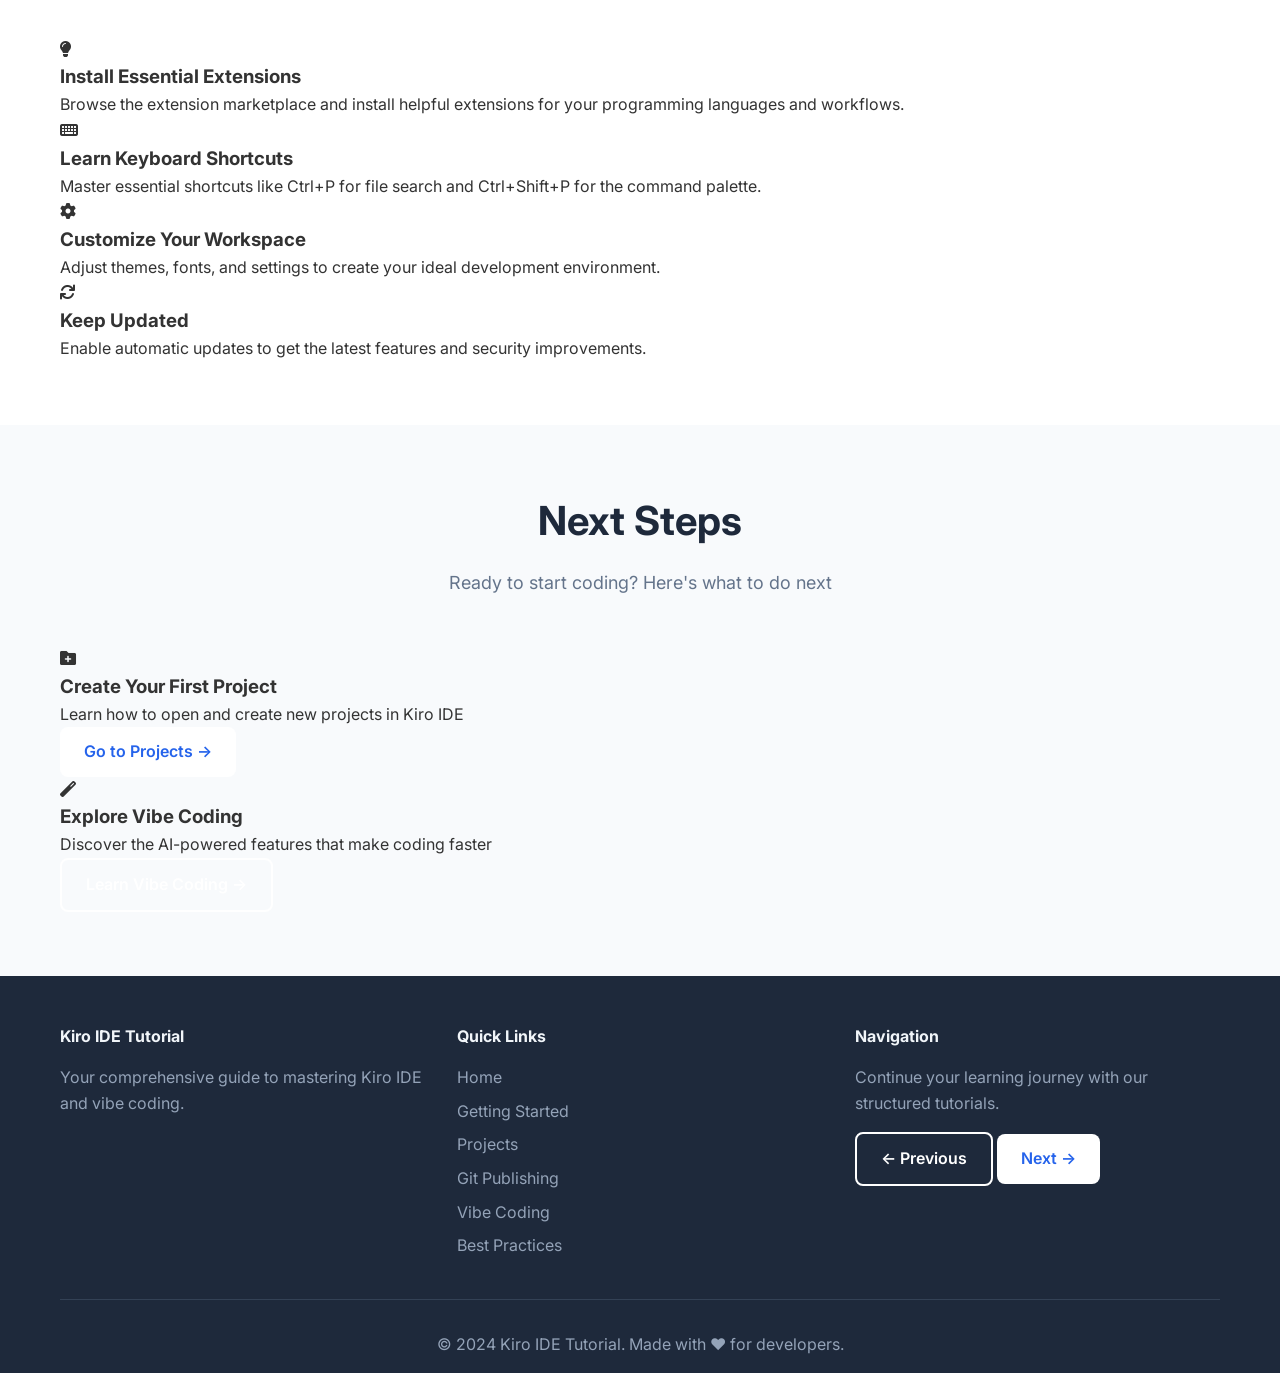
<file: getting-started.html>
<!DOCTYPE html>
<html lang="en">
<head>
    <meta charset="UTF-8">
    <meta name="viewport" content="width=device-width, initial-scale=1.0">
    <title>Getting Started - Kiro IDE Tutorial</title>
    <link rel="stylesheet" href="styles.css">
    <link href="https://fonts.googleapis.com/css2?family=Inter:wght@300;400;500;600;700&display=swap" rel="stylesheet">
    <link rel="stylesheet" href="https://cdnjs.cloudflare.com/ajax/libs/font-awesome/6.0.0/css/all.min.css">
</head>
<body>
    <!-- Header -->
    <header class="header">
        <nav class="navbar">
            <div class="nav-container">
                <div class="nav-logo">
                    <i class="fas fa-code"></i>
                    <span>Kiro IDE Tutorial</span>
                </div>
                <ul class="nav-menu">
                    <li><a href="index.html">Home</a></li>
                    <li><a href="getting-started.html" class="active">Getting Started</a></li>
                    <li><a href="projects.html">Projects</a></li>
                    <li><a href="git-publishing.html">Git Publishing</a></li>
                    <li><a href="vibe-coding.html">Vibe Coding</a></li>
                    <li><a href="best-practices.html">Best Practices</a></li>
                </ul>
                <div class="hamburger">
                    <span></span>
                    <span></span>
                    <span></span>
                </div>
            </div>
        </nav>
    </header>

    <!-- Hero Section -->
    <section class="hero">
        <div class="hero-content">
            <h1>Getting Started with Kiro IDE</h1>
            <p class="hero-subtitle">Everything you need to know to begin your Kiro IDE journey</p>
            <div class="hero-buttons">
                <a href="projects.html" class="btn btn-primary">Next: Projects →</a>
                <a href="index.html" class="btn btn-secondary">← Back to Home</a>
            </div>
        </div>
        <div class="hero-image">
            <div class="kiro-screenshot">
                <img src="kiro example.bmp" alt="Kiro IDE Getting Started" class="hero-img">
                <p>Kiro IDE Interface</p>
            </div>
        </div>
    </section>

    <!-- Getting Started Section -->
    <section class="section">
        <div class="container">
            <div class="section-header">
                <h2>Download and Install</h2>
                <p>Follow these steps to get Kiro IDE running on your system</p>
            </div>

            <div class="tutorial-grid">
                <div class="tutorial-card">
                    <div class="card-number">1</div>
                    <h3>Download Kiro IDE</h3>
                    <div class="svg-icon">
                        <svg viewBox="0 0 24 24" fill="#4CAF50" xmlns="http://www.w3.org/2000/svg">
                            <path d="M19 9h-4V3H9v6H5l7 7 7-7zM5 18v2h14v-2H5z"/>
                        </svg>
                        <p>Download & Install</p>
                    </div>
                    <p>Visit the official Kiro IDE website and download the installer for your operating system (Windows, macOS, or Linux).</p>
                    <div class="step-list">
                        <div class="step-item">
                            <i class="fas fa-check"></i>
                            <span>Go to https://kiro.dev/</span>
                        </div>
                        <div class="step-item">
                            <i class="fas fa-check"></i>
                            <span>Click "Download" button</span>
                        </div>
                        <div class="step-item">
                            <i class="fas fa-check"></i>
                            <span>Run the installer</span>
                        </div>
                    </div>
                </div>

                <div class="tutorial-card">
                    <div class="card-number">2</div>
                    <h3>First Launch</h3>
                    <div class="svg-icon">
                        <svg viewBox="0 0 24 24" fill="#2196F3" xmlns="http://www.w3.org/2000/svg">
                            <path d="M12 2l3.09 6.26L22 9.27l-5 4.87 1.18 6.88L12 17.77l-6.18 3.25L7 14.14 2 9.27l6.91-1.01L12 2z"/>
                        </svg>
                        <p>Launch Kiro IDE</p>
                    </div>
                    <p>After installation, launch Kiro IDE and complete the initial setup process.</p>
                    <div class="step-list">
                        <div class="step-item">
                            <i class="fas fa-check"></i>
                            <span>Open Kiro IDE from your applications</span>
                        </div>
                        <div class="step-item">
                            <i class="fas fa-check"></i>
                            <span>Complete welcome wizard</span>
                        </div>
                        <div class="step-item">
                            <i class="fas fa-check"></i>
                            <span>Configure basic settings</span>
                        </div>
                    </div>
                </div>

                <div class="tutorial-card">
                    <div class="card-number">3</div>
                    <h3>Explore the Interface</h3>
                    <div class="svg-icon">
                        <svg viewBox="0 0 24 24" fill="#FF9800" xmlns="http://www.w3.org/2000/svg">
                            <path d="M12 2C6.48 2 2 6.48 2 12s4.48 10 10 10 10-4.48 10-10S17.52 2 12 2zm-2 15l-5-5 1.41-1.41L10 14.17l7.59-7.59L19 8l-9 9z"/>
                        </svg>
                        <p>Familiarize Yourself</p>
                    </div>
                    <p>Take a tour of the Kiro IDE interface and learn the key components.</p>
                    <div class="step-list">
                        <div class="step-item">
                            <i class="fas fa-check"></i>
                            <span>Explore the code editor</span>
                        </div>
                        <div class="step-item">
                            <i class="fas fa-check"></i>
                            <span>Check out the file explorer</span>
                        </div>
                        <div class="step-item">
                            <i class="fas fa-check"></i>
                            <span>Try the command palette</span>
                        </div>
                    </div>
                </div>
            </div>
        </div>
    </section>

    <!-- System Requirements -->
    <section class="section section-alt">
        <div class="container">
            <div class="section-header">
                <h2>System Requirements</h2>
                <p>Make sure your system meets the minimum requirements</p>
            </div>

            <div class="requirements-grid">
                <div class="requirement-card">
                    <i class="fab fa-windows"></i>
                    <h3>Windows</h3>
                    <ul class="req-list">
                        <li>Windows 10 or later</li>
                        <li>4GB RAM (8GB recommended)</li>
                        <li>2GB free disk space</li>
                        <li>64-bit processor</li>
                    </ul>
                </div>
                <div class="requirement-card">
                    <i class="fab fa-apple"></i>
                    <h3>macOS</h3>
                    <ul class="req-list">
                        <li>macOS 10.15 or later</li>
                        <li>4GB RAM (8GB recommended)</li>
                        <li>2GB free disk space</li>
                        <li>Intel or Apple Silicon</li>
                    </ul>
                </div>
                <div class="requirement-card">
                    <i class="fab fa-linux"></i>
                    <h3>Linux</h3>
                    <ul class="req-list">
                        <li>Ubuntu 18.04+ or equivalent</li>
                        <li>4GB RAM (8GB recommended)</li>
                        <li>2GB free disk space</li>
                        <li>64-bit processor</li>
                    </ul>
                </div>
            </div>
        </div>
    </section>

    <!-- Tips Section -->
    <section class="section">
        <div class="container">
            <div class="section-header">
                <h2>Pro Tips for Setup</h2>
                <p>Get the most out of your Kiro IDE installation</p>
            </div>

            <div class="tips-container">
                <div class="tip-item">
                    <i class="fas fa-lightbulb"></i>
                    <div class="tip-content">
                        <h3>Install Essential Extensions</h3>
                        <p>Browse the extension marketplace and install helpful extensions for your programming languages and workflows.</p>
                    </div>
                </div>
                <div class="tip-item">
                    <i class="fas fa-keyboard"></i>
                    <div class="tip-content">
                        <h3>Learn Keyboard Shortcuts</h3>
                        <p>Master essential shortcuts like Ctrl+P for file search and Ctrl+Shift+P for the command palette.</p>
                    </div>
                </div>
                <div class="tip-item">
                    <i class="fas fa-cog"></i>
                    <div class="tip-content">
                        <h3>Customize Your Workspace</h3>
                        <p>Adjust themes, fonts, and settings to create your ideal development environment.</p>
                    </div>
                </div>
                <div class="tip-item">
                    <i class="fas fa-sync"></i>
                    <div class="tip-content">
                        <h3>Keep Updated</h3>
                        <p>Enable automatic updates to get the latest features and security improvements.</p>
                    </div>
                </div>
            </div>
        </div>
    </section>

    <!-- Next Steps -->
    <section class="section section-alt">
        <div class="container">
            <div class="section-header">
                <h2>Next Steps</h2>
                <p>Ready to start coding? Here's what to do next</p>
            </div>

            <div class="next-steps">
                <div class="next-step-card">
                    <i class="fas fa-folder-plus"></i>
                    <h3>Create Your First Project</h3>
                    <p>Learn how to open and create new projects in Kiro IDE</p>
                    <a href="projects.html" class="btn btn-primary">Go to Projects →</a>
                </div>
                <div class="next-step-card">
                    <i class="fas fa-magic"></i>
                    <h3>Explore Vibe Coding</h3>
                    <p>Discover the AI-powered features that make coding faster</p>
                    <a href="vibe-coding.html" class="btn btn-secondary">Learn Vibe Coding →</a>
                </div>
            </div>
        </div>
    </section>

    <!-- Footer -->
    <footer class="footer">
        <div class="container">
            <div class="footer-content">
                <div class="footer-section">
                    <h4>Kiro IDE Tutorial</h4>
                    <p>Your comprehensive guide to mastering Kiro IDE and vibe coding.</p>
                </div>
                <div class="footer-section">
                    <h4>Quick Links</h4>
                    <ul>
                        <li><a href="index.html">Home</a></li>
                        <li><a href="getting-started.html">Getting Started</a></li>
                        <li><a href="projects.html">Projects</a></li>
                        <li><a href="git-publishing.html">Git Publishing</a></li>
                        <li><a href="vibe-coding.html">Vibe Coding</a></li>
                        <li><a href="best-practices.html">Best Practices</a></li>
                    </ul>
                </div>
                <div class="footer-section">
                    <h4>Navigation</h4>
                    <p>Continue your learning journey with our structured tutorials.</p>
                    <div class="nav-buttons">
                        <a href="index.html" class="btn btn-secondary">← Previous</a>
                        <a href="projects.html" class="btn btn-primary">Next →</a>
                    </div>
                </div>
            </div>
            <div class="footer-bottom">
                <p>&copy; 2024 Kiro IDE Tutorial. Made with ❤️ for developers.</p>
            </div>
        </div>
    </footer>

    <script src="script.js"></script>
</body>
</html>
</file>
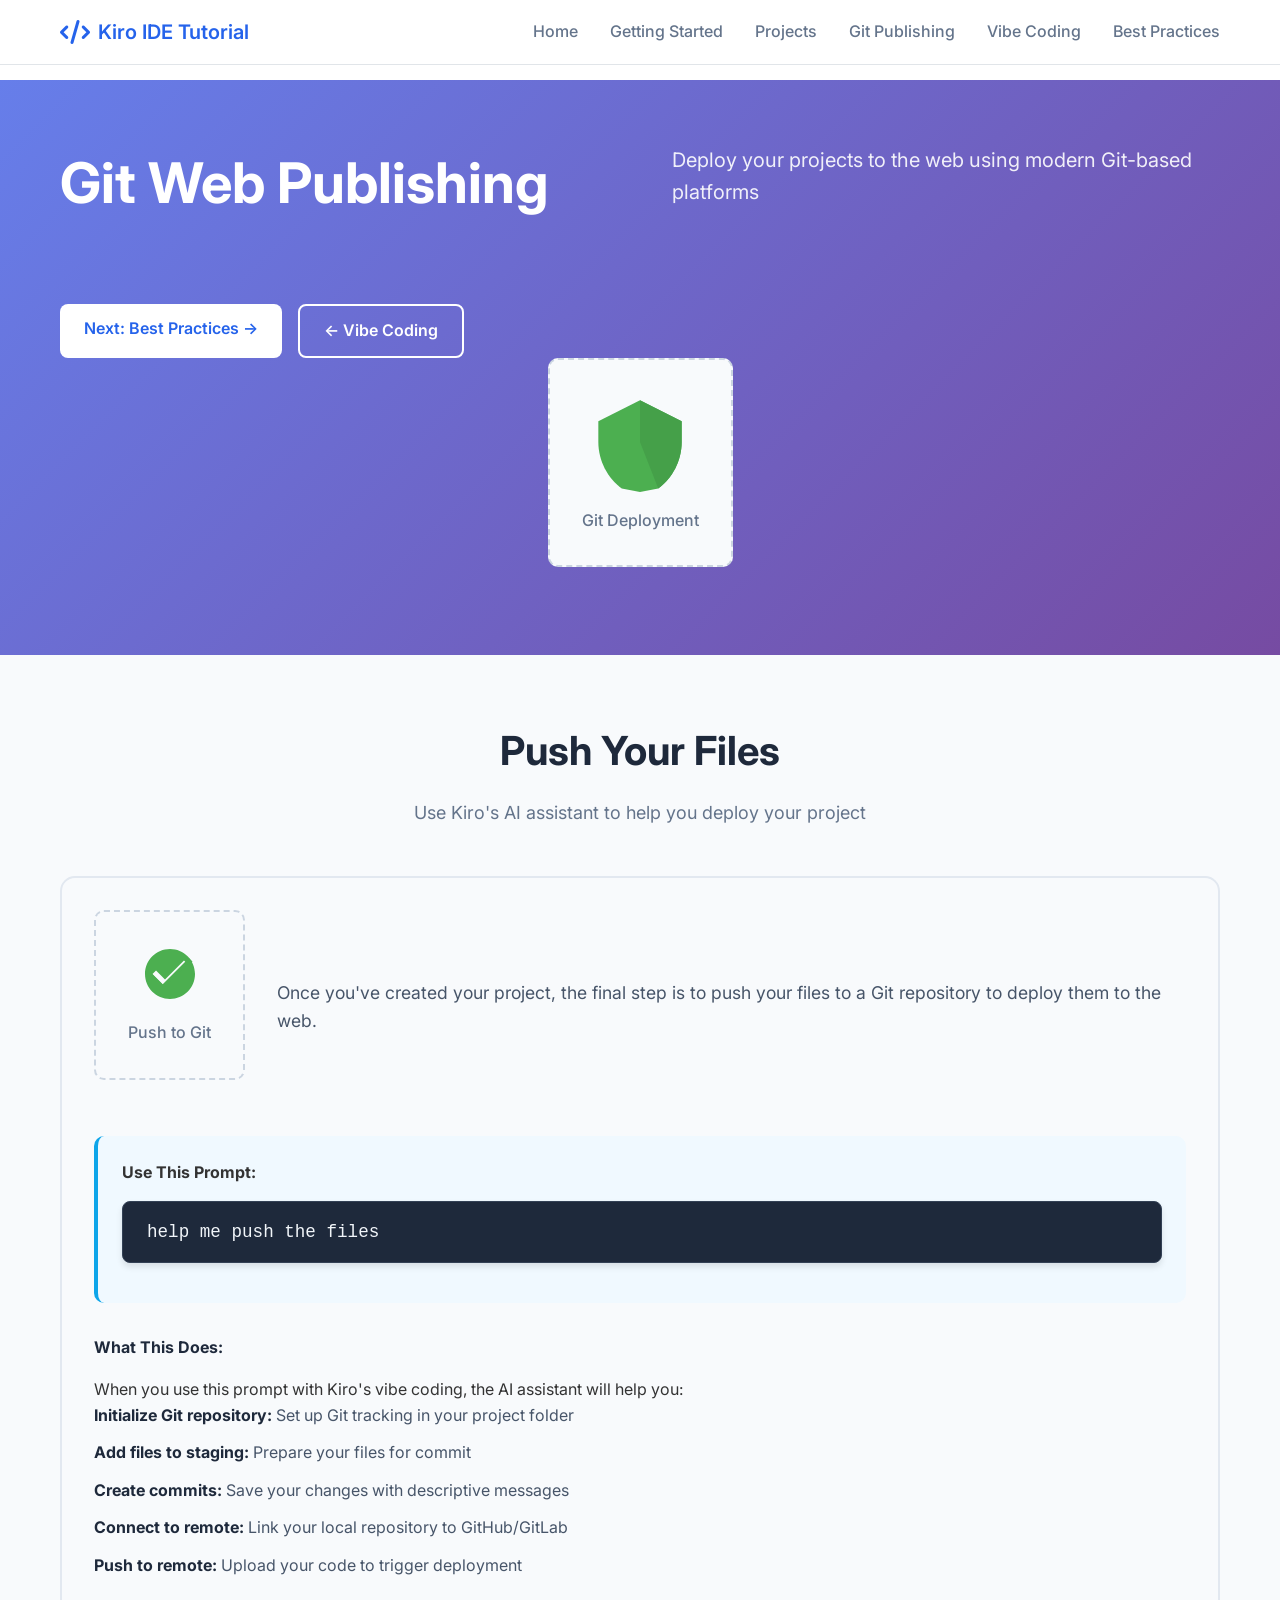
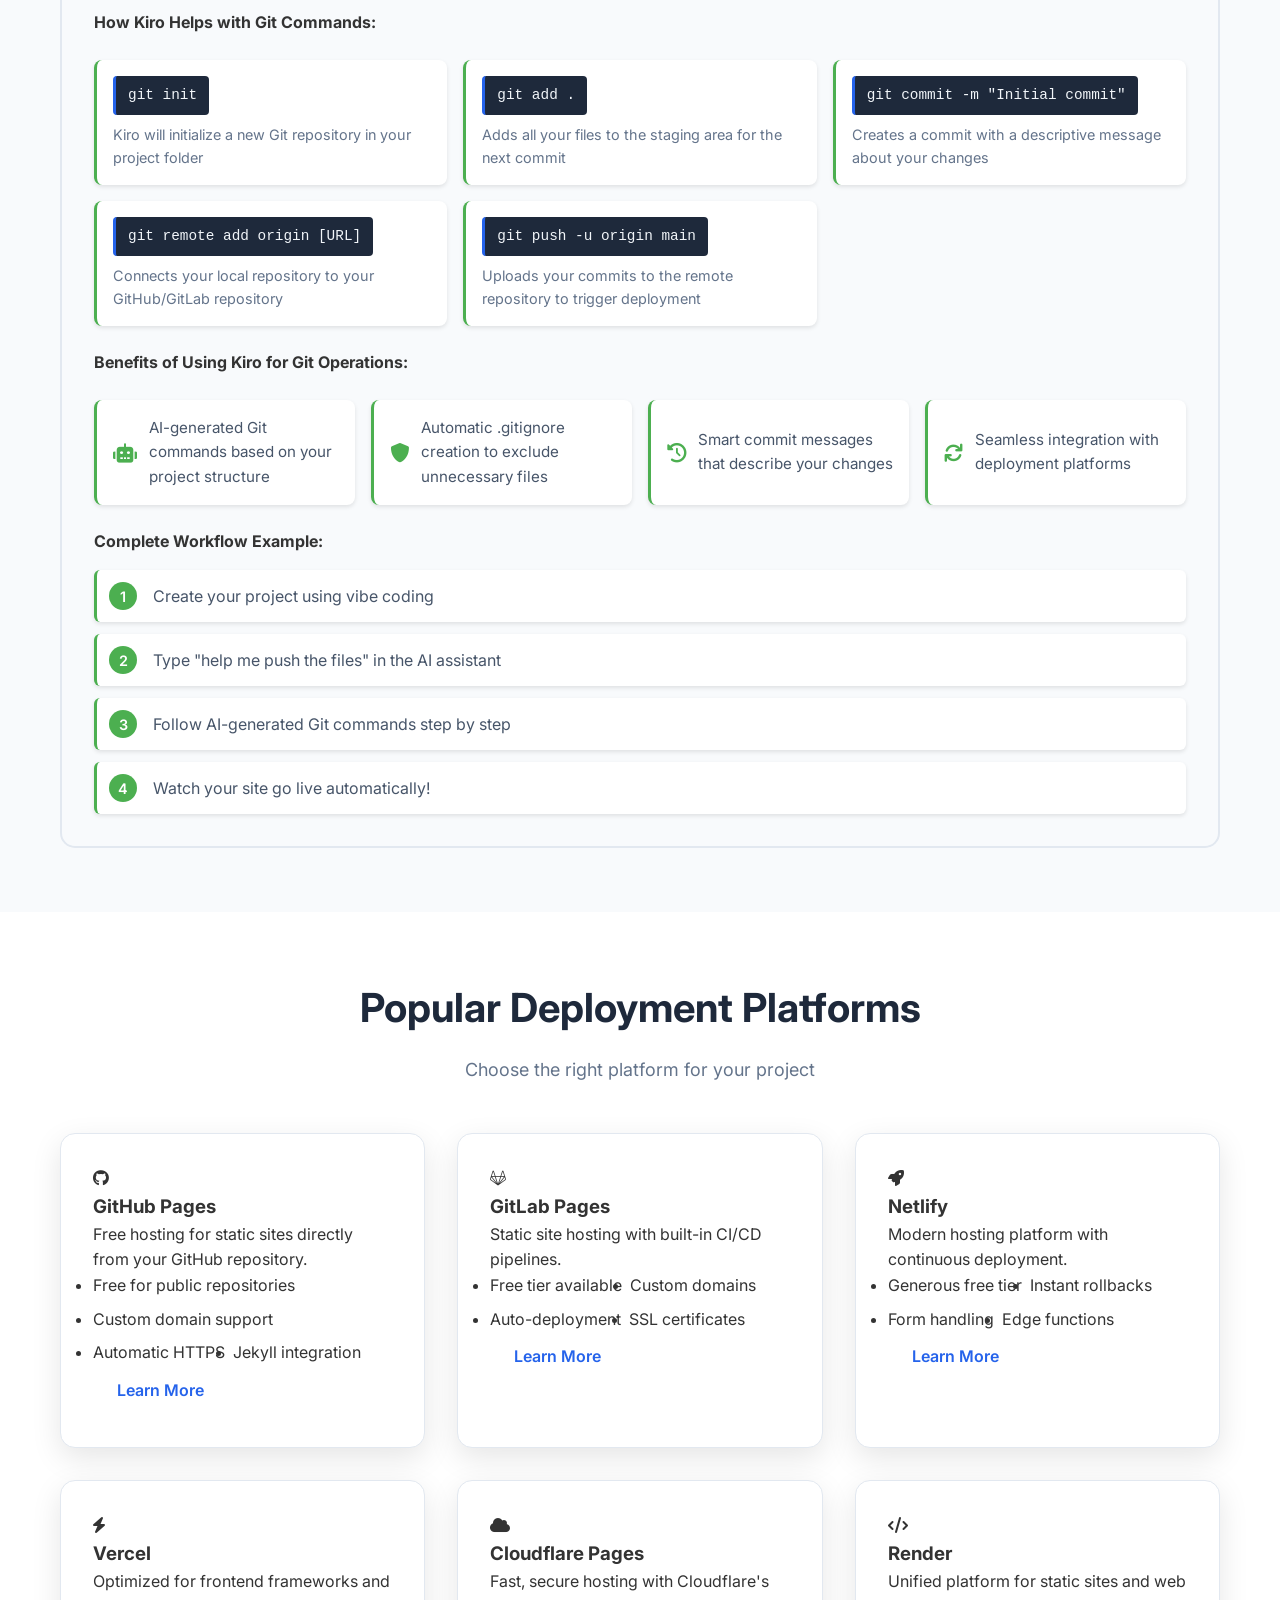
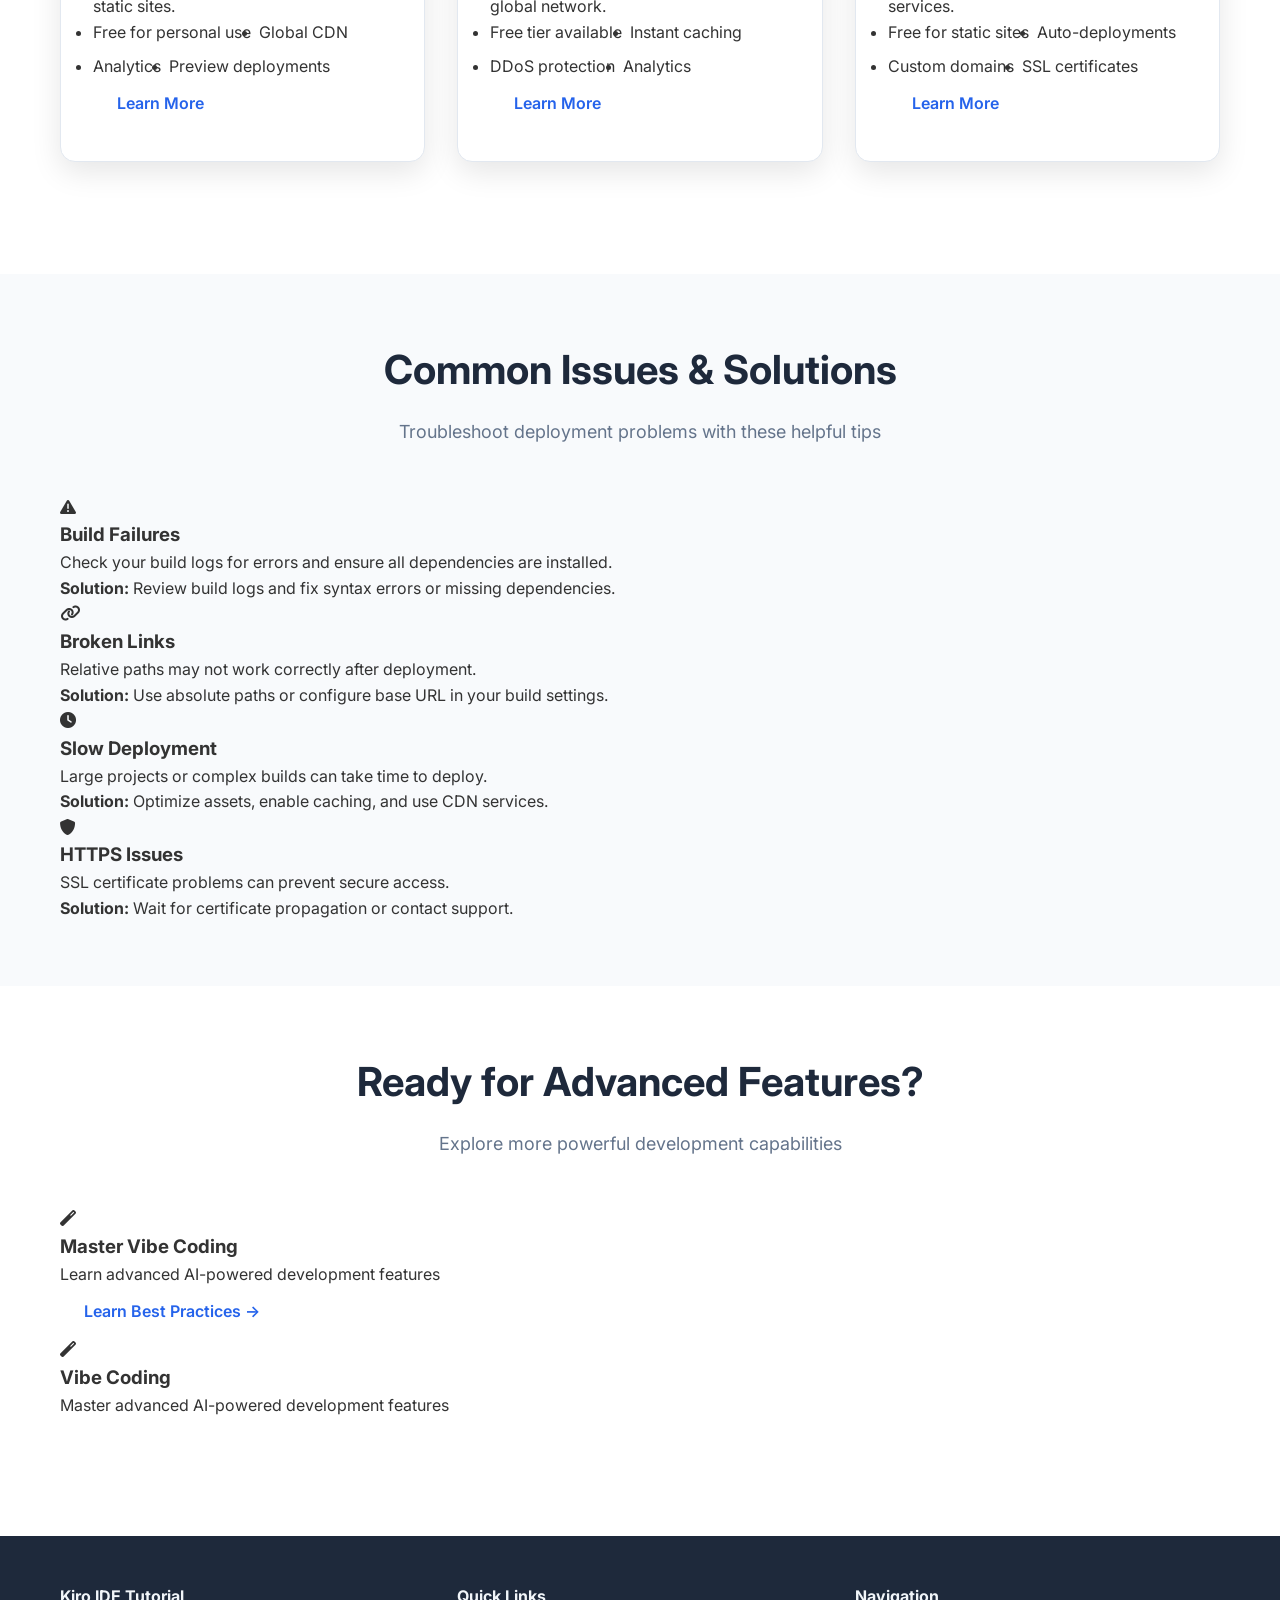
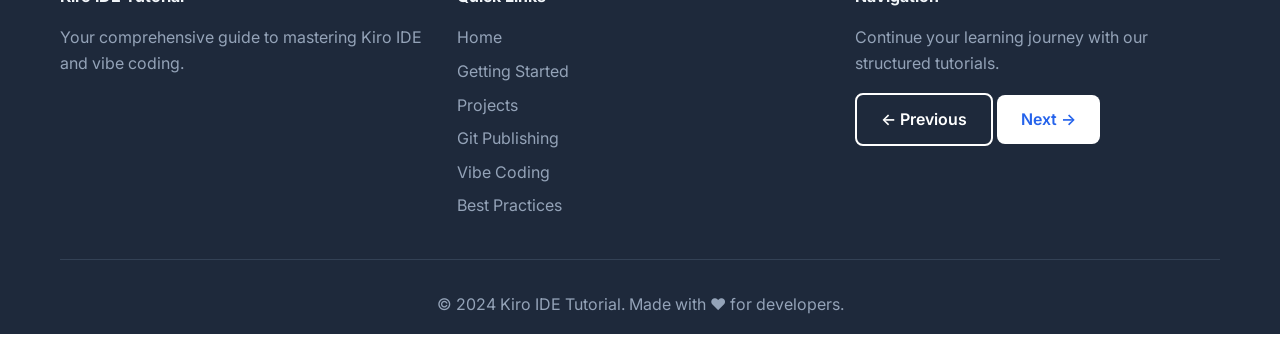
<file: git-publishing.html>
<!DOCTYPE html>
<html lang="en">
<head>
    <meta charset="UTF-8">
    <meta name="viewport" content="width=device-width, initial-scale=1.0">
    <title>Git Web Publishing - Kiro IDE Tutorial</title>
    <link rel="stylesheet" href="styles.css">
    <link href="https://fonts.googleapis.com/css2?family=Inter:wght@300;400;500;600;700&display=swap" rel="stylesheet">
    <link rel="stylesheet" href="https://cdnjs.cloudflare.com/ajax/libs/font-awesome/6.0.0/css/all.min.css">
</head>
<body>
    <!-- Header -->
    <header class="header">
        <nav class="navbar">
            <div class="nav-container">
                <div class="nav-logo">
                    <i class="fas fa-code"></i>
                    <span>Kiro IDE Tutorial</span>
                </div>
                <ul class="nav-menu">
                    <li><a href="index.html">Home</a></li>
                    <li><a href="getting-started.html">Getting Started</a></li>
                    <li><a href="projects.html">Projects</a></li>
                    <li><a href="git-publishing.html" class="active">Git Publishing</a></li>
                    <li><a href="vibe-coding.html">Vibe Coding</a></li>
                    <li><a href="best-practices.html">Best Practices</a></li>
                </ul>
                <div class="hamburger">
                    <span></span>
                    <span></span>
                    <span></span>
                </div>
            </div>
        </nav>
    </header>

    <!-- Hero Section -->
    <section class="hero">
        <div class="hero-content">
            <h1>Git Web Publishing</h1>
            <p class="hero-subtitle">Deploy your projects to the web using modern Git-based platforms</p>
            <div class="hero-buttons">
                <a href="best-practices.html" class="btn btn-primary">Next: Best Practices →</a>
                <a href="vibe-coding.html" class="btn btn-secondary">← Vibe Coding</a>
            </div>
        </div>
        <div class="hero-image">
            <div class="svg-icon large">
                <svg viewBox="0 0 24 24" fill="none" xmlns="http://www.w3.org/2000/svg">
                    <path d="M12 2L2 7V12C2 16.5 4.23 20.68 7.62 23.15L12 24L16.38 23.15C19.77 20.68 22 16.5 22 12V7L12 2Z" fill="#4CAF50"/>
                    <path d="M12 2V12L16.38 23.15C19.77 20.68 22 16.5 22 12V7L12 2Z" fill="#45A049"/>
                </svg>
                <p>Git Deployment</p>
            </div>
        </div>
    </section>

    <!-- Push Files Section -->
    <section class="section section-alt">
        <div class="container">
            <div class="section-header">
                <h2>Push Your Files</h2>
                <p>Use Kiro's AI assistant to help you deploy your project</p>
            </div>

            <div class="push-files-section">
                <div class="push-intro">
                    <div class="push-illustration">
                        <div class="svg-icon medium">
                            <svg viewBox="0 0 24 24" fill="#4CAF50" xmlns="http://www.w3.org/2000/svg">
                                <path d="M9 16.17L4.83 12l-1.42 1.41L9 19 21 7l-1.41-1.41z"/>
                                <path d="M12 2C6.48 2 2 6.48 2 12s4.48 10 10 10 10-4.48 10-10S17.52 2 12 2zm-2 15l-5-5 1.41-1.41L10 14.17l7.59-7.59L19 8l-9 9z"/>
                            </svg>
                            <p>Push to Git</p>
                        </div>
                    </div>
                    <div class="push-description">
                        <p>Once you've created your project, the final step is to push your files to a Git repository to deploy them to the web.</p>
                    </div>
                </div>

                <div class="example-prompt">
                    <h4>Use This Prompt:</h4>
                    <div class="prompt-box">
                        <code>help me push the files</code>
                    </div>
                </div>

                <div class="push-workflow">
                    <h4>What This Does:</h4>
                    <p>When you use this prompt with Kiro's vibe coding, the AI assistant will help you:</p>
                    <ul class="feature-list">
                        <li><strong>Initialize Git repository:</strong> Set up Git tracking in your project folder</li>
                        <li><strong>Add files to staging:</strong> Prepare your files for commit</li>
                        <li><strong>Create commits:</strong> Save your changes with descriptive messages</li>
                        <li><strong>Connect to remote:</strong> Link your local repository to GitHub/GitLab</li>
                        <li><strong>Push to remote:</strong> Upload your code to trigger deployment</li>
                    </ul>
                </div>

                <div class="kiro-git-help">
                    <h4>How Kiro Helps with Git Commands:</h4>
                    <div class="git-help-grid">
                        <div class="git-help-item">
                            <div class="command-example">
                                <code>git init</code>
                            </div>
                            <p>Kiro will initialize a new Git repository in your project folder</p>
                        </div>
                        <div class="git-help-item">
                            <div class="command-example">
                                <code>git add .</code>
                            </div>
                            <p>Adds all your files to the staging area for the next commit</p>
                        </div>
                        <div class="git-help-item">
                            <div class="command-example">
                                <code>git commit -m "Initial commit"</code>
                            </div>
                            <p>Creates a commit with a descriptive message about your changes</p>
                        </div>
                        <div class="git-help-item">
                            <div class="command-example">
                                <code>git remote add origin [URL]</code>
                            </div>
                            <p>Connects your local repository to your GitHub/GitLab repository</p>
                        </div>
                        <div class="git-help-item">
                            <div class="command-example">
                                <code>git push -u origin main</code>
                            </div>
                            <p>Uploads your commits to the remote repository to trigger deployment</p>
                        </div>
                    </div>
                </div>

                <div class="push-benefits">
                    <h4>Benefits of Using Kiro for Git Operations:</h4>
                    <div class="benefits-list">
                        <div class="benefit-item">
                            <i class="fas fa-robot"></i>
                            <span>AI-generated Git commands based on your project structure</span>
                        </div>
                        <div class="benefit-item">
                            <i class="fas fa-shield-alt"></i>
                            <span>Automatic .gitignore creation to exclude unnecessary files</span>
                        </div>
                        <div class="benefit-item">
                            <i class="fas fa-history"></i>
                            <span>Smart commit messages that describe your changes</span>
                        </div>
                        <div class="benefit-item">
                            <i class="fas fa-sync"></i>
                            <span>Seamless integration with deployment platforms</span>
                        </div>
                    </div>
                </div>

                <div class="quick-start-example">
                    <h4>Complete Workflow Example:</h4>
                    <div class="workflow-steps-compact">
                        <div class="compact-step">
                            <span class="step-number">1</span>
                            <span>Create your project using vibe coding</span>
                        </div>
                        <div class="compact-step">
                            <span class="step-number">2</span>
                            <span>Type "help me push the files" in the AI assistant</span>
                        </div>
                        <div class="compact-step">
                            <span class="step-number">3</span>
                            <span>Follow AI-generated Git commands step by step</span>
                        </div>
                        <div class="compact-step">
                            <span class="step-number">4</span>
                            <span>Watch your site go live automatically!</span>
                        </div>
                    </div>
                </div>
            </div>
        </div>
    </section>

    <!-- Deployment Platforms -->
    <section class="section">
        <div class="container">
            <div class="section-header">
                <h2>Popular Deployment Platforms</h2>
                <p>Choose the right platform for your project</p>
            </div>

            <div class="platforms-grid">
                <div class="platform-card">
                    <i class="fab fa-github"></i>
                    <h3>GitHub Pages</h3>
                    <p>Free hosting for static sites directly from your GitHub repository.</p>
                    <ul class="platform-features">
                        <li>Free for public repositories</li>
                        <li>Custom domain support</li>
                        <li>Automatic HTTPS</li>
                        <li>Jekyll integration</li>
                    </ul>
                    <a href="#" class="btn btn-primary">Learn More</a>
                </div>

                <div class="platform-card">
                    <i class="fab fa-gitlab"></i>
                    <h3>GitLab Pages</h3>
                    <p>Static site hosting with built-in CI/CD pipelines.</p>
                    <ul class="platform-features">
                        <li>Free tier available</li>
                        <li>Custom domains</li>
                        <li>Auto-deployment</li>
                        <li>SSL certificates</li>
                    </ul>
                    <a href="#" class="btn btn-primary">Learn More</a>
                </div>

                <div class="platform-card">
                    <i class="fas fa-rocket"></i>
                    <h3>Netlify</h3>
                    <p>Modern hosting platform with continuous deployment.</p>
                    <ul class="platform-features">
                        <li>Generous free tier</li>
                        <li>Instant rollbacks</li>
                        <li>Form handling</li>
                        <li>Edge functions</li>
                    </ul>
                    <a href="#" class="btn btn-primary">Learn More</a>
                </div>

                <div class="platform-card">
                    <i class="fas fa-bolt"></i>
                    <h3>Vercel</h3>
                    <p>Optimized for frontend frameworks and static sites.</p>
                    <ul class="platform-features">
                        <li>Free for personal use</li>
                        <li>Global CDN</li>
                        <li>Analytics</li>
                        <li>Preview deployments</li>
                    </ul>
                    <a href="#" class="btn btn-primary">Learn More</a>
                </div>

                <div class="platform-card">
                    <i class="fas fa-cloud"></i>
                    <h3>Cloudflare Pages</h3>
                    <p>Fast, secure hosting with Cloudflare's global network.</p>
                    <ul class="platform-features">
                        <li>Free tier available</li>
                        <li>Instant caching</li>
                        <li>DDoS protection</li>
                        <li>Analytics</li>
                    </ul>
                    <a href="#" class="btn btn-primary">Learn More</a>
                </div>

                <div class="platform-card">
                    <i class="fas fa-code"></i>
                    <h3>Render</h3>
                    <p>Unified platform for static sites and web services.</p>
                    <ul class="platform-features">
                        <li>Free for static sites</li>
                        <li>Auto-deployments</li>
                        <li>Custom domains</li>
                        <li>SSL certificates</li>
                    </ul>
                    <a href="#" class="btn btn-primary">Learn More</a>
                </div>
            </div>
        </div>
    </section>

    <!-- Troubleshooting -->
    <section class="section section-alt">
        <div class="container">
            <div class="section-header">
                <h2>Common Issues & Solutions</h2>
                <p>Troubleshoot deployment problems with these helpful tips</p>
            </div>

            <div class="troubleshooting-grid">
                <div class="trouble-card">
                    <i class="fas fa-exclamation-triangle"></i>
                    <h3>Build Failures</h3>
                    <p>Check your build logs for errors and ensure all dependencies are installed.</p>
                    <div class="solution">
                        <strong>Solution:</strong> Review build logs and fix syntax errors or missing dependencies.
                    </div>
                </div>

                <div class="trouble-card">
                    <i class="fas fa-link"></i>
                    <h3>Broken Links</h3>
                    <p>Relative paths may not work correctly after deployment.</p>
                    <div class="solution">
                        <strong>Solution:</strong> Use absolute paths or configure base URL in your build settings.
                    </div>
                </div>

                <div class="trouble-card">
                    <i class="fas fa-clock"></i>
                    <h3>Slow Deployment</h3>
                    <p>Large projects or complex builds can take time to deploy.</p>
                    <div class="solution">
                        <strong>Solution:</strong> Optimize assets, enable caching, and use CDN services.
                    </div>
                </div>

                <div class="trouble-card">
                    <i class="fas fa-shield-alt"></i>
                    <h3>HTTPS Issues</h3>
                    <p>SSL certificate problems can prevent secure access.</p>
                    <div class="solution">
                        <strong>Solution:</strong> Wait for certificate propagation or contact support.
                    </div>
                </div>
            </div>
        </div>
    </section>

    <!-- Next Steps -->
    <section class="section">
        <div class="container">
            <div class="section-header">
                <h2>Ready for Advanced Features?</h2>
                <p>Explore more powerful development capabilities</p>
            </div>

            <div class="next-steps">
                <div class="next-step-card">
                    <i class="fas fa-magic"></i>
                    <h3>Master Vibe Coding</h3>
                    <p>Learn advanced AI-powered development features</p>
                    <a href="best-practices.html" class="btn btn-primary">Learn Best Practices →</a>
                </div>
                <div class="next-step-card">
                    <i class="fas fa-magic"></i>
                    <h3>Vibe Coding</h3>
                    <p>Master advanced AI-powered development features</p>
                    <a href="vibe-coding.html" class="btn btn-secondary">Explore Vibe Coding →</a>
                </div>
            </div>
        </div>
    </section>

    <!-- Footer -->
    <footer class="footer">
        <div class="container">
            <div class="footer-content">
                <div class="footer-section">
                    <h4>Kiro IDE Tutorial</h4>
                    <p>Your comprehensive guide to mastering Kiro IDE and vibe coding.</p>
                </div>
                <div class="footer-section">
                    <h4>Quick Links</h4>
                    <ul>
                        <li><a href="index.html">Home</a></li>
                        <li><a href="getting-started.html">Getting Started</a></li>
                        <li><a href="projects.html">Projects</a></li>
                        <li><a href="git-publishing.html">Git Publishing</a></li>
                        <li><a href="vibe-coding.html">Vibe Coding</a></li>
                        <li><a href="best-practices.html">Best Practices</a></li>
                    </ul>
                </div>
                <div class="footer-section">
                    <h4>Navigation</h4>
                    <p>Continue your learning journey with our structured tutorials.</p>
                    <div class="nav-buttons">
                        <a href="vibe-coding.html" class="btn btn-secondary">← Previous</a>
                        <a href="best-practices.html" class="btn btn-primary">Next →</a>
                    </div>
                </div>
            </div>
            <div class="footer-bottom">
                <p>&copy; 2024 Kiro IDE Tutorial. Made with ❤️ for developers.</p>
            </div>
        </div>
    </footer>

    <script src="script.js"></script>
</body>
</html>
</file>
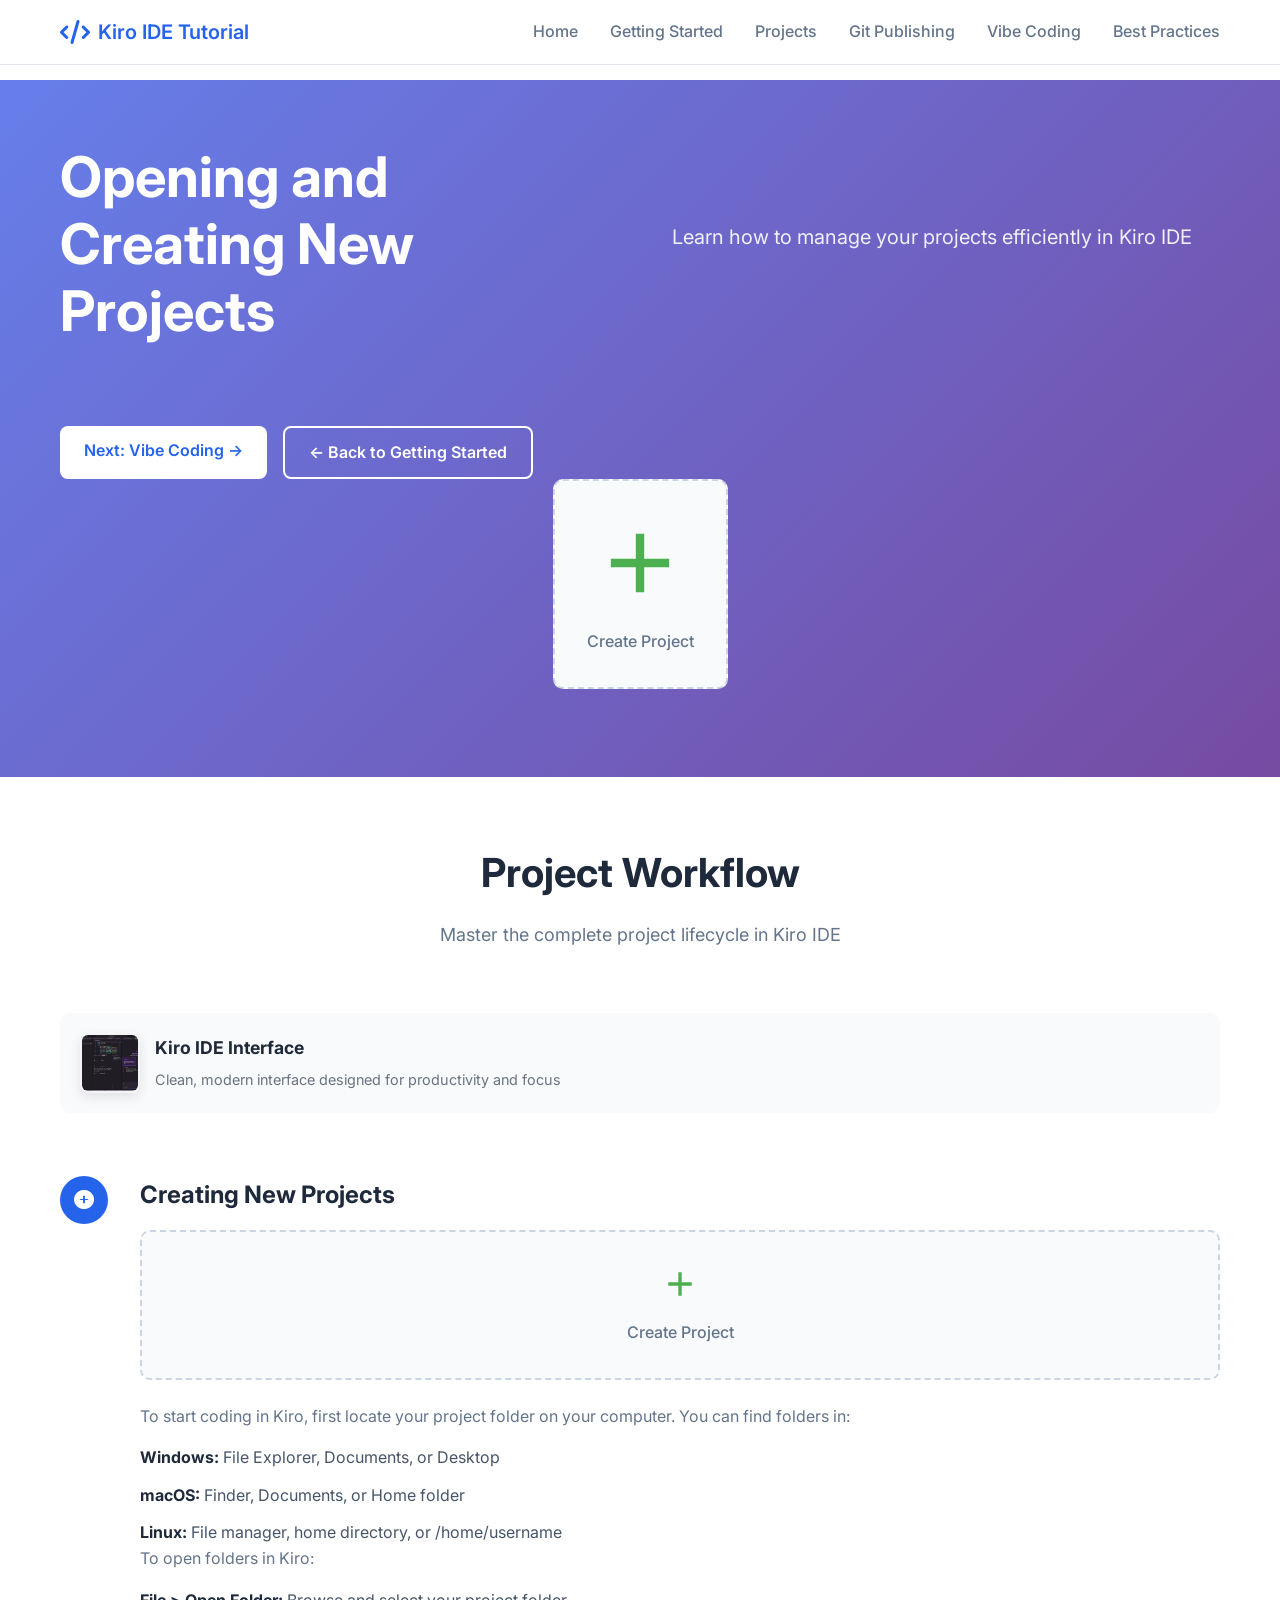
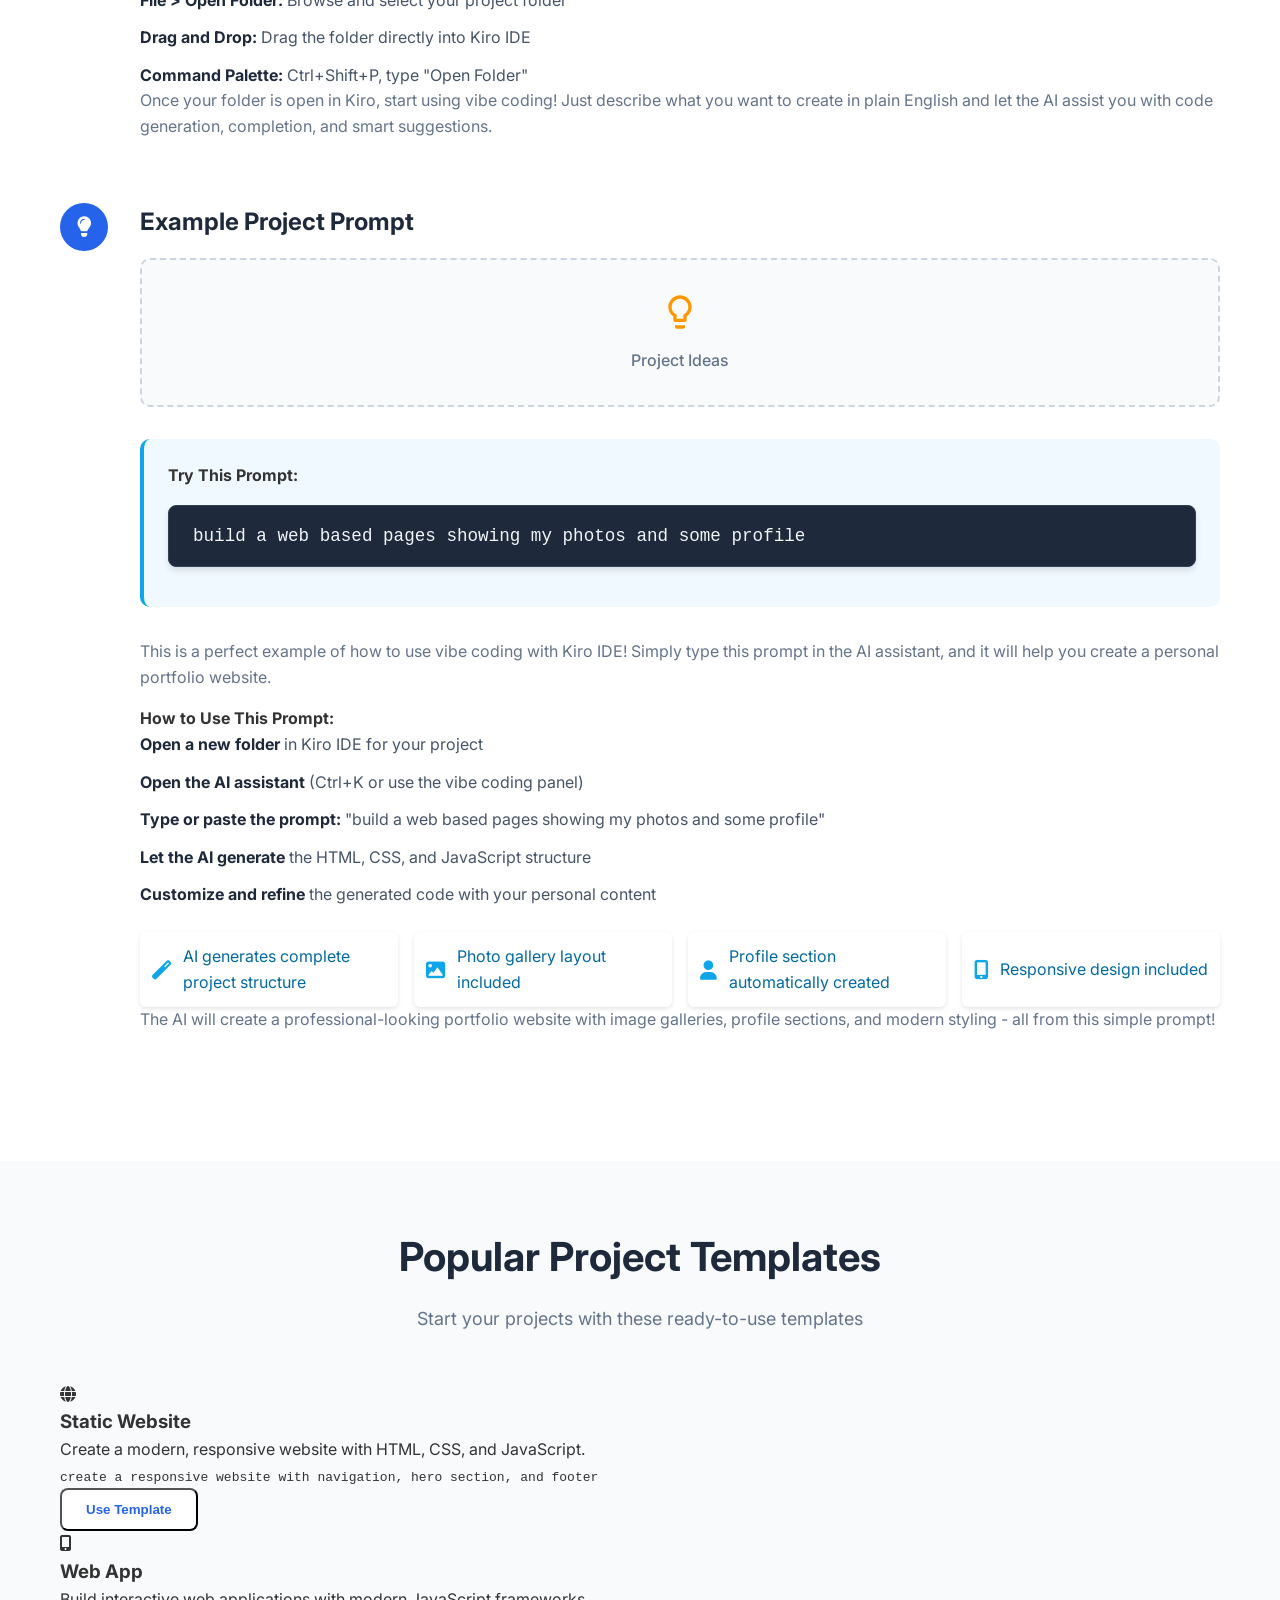
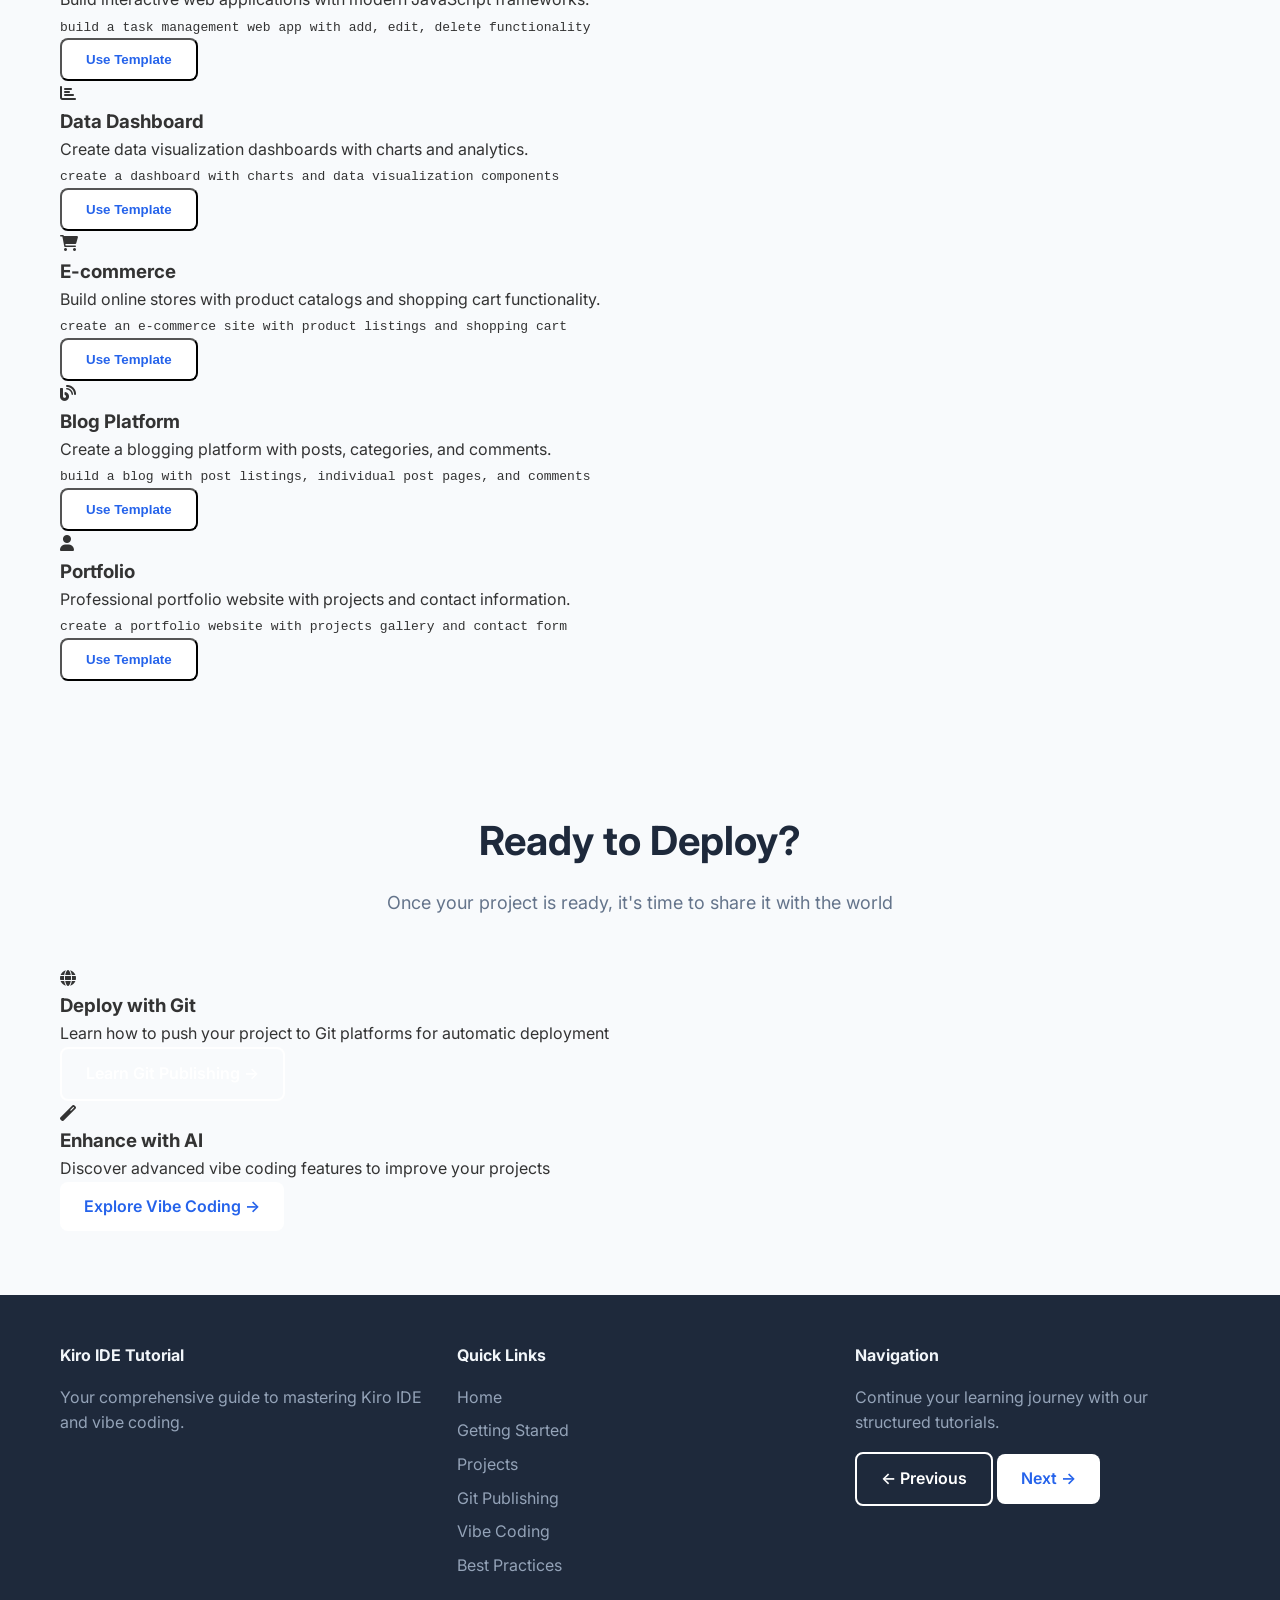
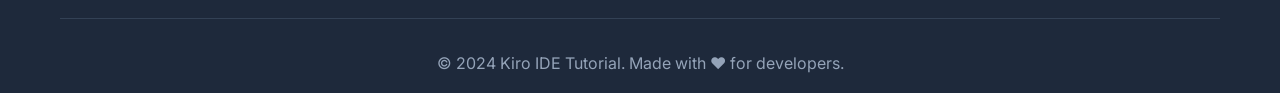
<file: projects.html>
<!DOCTYPE html>
<html lang="en">
<head>
    <meta charset="UTF-8">
    <meta name="viewport" content="width=device-width, initial-scale=1.0">
    <title>Projects - Kiro IDE Tutorial</title>
    <link rel="stylesheet" href="styles.css">
    <link href="https://fonts.googleapis.com/css2?family=Inter:wght@300;400;500;600;700&display=swap" rel="stylesheet">
    <link rel="stylesheet" href="https://cdnjs.cloudflare.com/ajax/libs/font-awesome/6.0.0/css/all.min.css">
</head>
<body>
    <!-- Header -->
    <header class="header">
        <nav class="navbar">
            <div class="nav-container">
                <div class="nav-logo">
                    <i class="fas fa-code"></i>
                    <span>Kiro IDE Tutorial</span>
                </div>
                <ul class="nav-menu">
                    <li><a href="index.html">Home</a></li>
                    <li><a href="getting-started.html">Getting Started</a></li>
                    <li><a href="projects.html" class="active">Projects</a></li>
                    <li><a href="git-publishing.html">Git Publishing</a></li>
                    <li><a href="vibe-coding.html">Vibe Coding</a></li>
                    <li><a href="best-practices.html">Best Practices</a></li>
                </ul>
                <div class="hamburger">
                    <span></span>
                    <span></span>
                    <span></span>
                </div>
            </div>
        </nav>
    </header>

    <!-- Hero Section -->
    <section class="hero">
        <div class="hero-content">
            <h1>Opening and Creating New Projects</h1>
            <p class="hero-subtitle">Learn how to manage your projects efficiently in Kiro IDE</p>
            <div class="hero-buttons">
                <a href="vibe-coding.html" class="btn btn-primary">Next: Vibe Coding →</a>
                <a href="getting-started.html" class="btn btn-secondary">← Back to Getting Started</a>
            </div>
        </div>
        <div class="hero-image">
            <div class="svg-icon large">
                <svg viewBox="0 0 24 24" fill="#4CAF50" xmlns="http://www.w3.org/2000/svg">
                    <path d="M19 13h-6v6h-2v-6H5v-2h6V5h2v6h6v2z"/>
                </svg>
                <p>Create Project</p>
            </div>
        </div>
    </section>

    <!-- Project Management Section -->
    <section class="section">
        <div class="container">
            <div class="section-header">
                <h2>Project Workflow</h2>
                <p>Master the complete project lifecycle in Kiro IDE</p>
            </div>

            <div class="project-workflow">
                <!-- Feature cards with images -->
                <div class="feature-card-with-image">
                    <img src="kiro example.bmp" alt="Kiro IDE Interface" class="small-pic">
                    <div class="content">
                        <h4>Kiro IDE Interface</h4>
                        <p>Clean, modern interface designed for productivity and focus</p>
                    </div>
                </div>

                <div class="workflow-step">
                    <div class="step-icon">
                        <i class="fas fa-plus-circle"></i>
                    </div>
                    <div class="step-content">
                        <h3>Creating New Projects</h3>
                        <div class="svg-icon small">
                            <svg viewBox="0 0 24 24" fill="#4CAF50" xmlns="http://www.w3.org/2000/svg">
                                <path d="M19 13h-6v6h-2v-6H5v-2h6V5h2v6h6v2z"/>
                            </svg>
                            <p>Create Project</p>
                        </div>
                        <p>To start coding in Kiro, first locate your project folder on your computer. You can find folders in:</p>
                        <ul class="feature-list">
                            <li><strong>Windows:</strong> File Explorer, Documents, or Desktop</li>
                            <li><strong>macOS:</strong> Finder, Documents, or Home folder</li>
                            <li><strong>Linux:</strong> File manager, home directory, or /home/username</li>
                        </ul>
                        <p>To open folders in Kiro:</p>
                        <ul class="feature-list">
                            <li><strong>File > Open Folder:</strong> Browse and select your project folder</li>
                            <li><strong>Drag and Drop:</strong> Drag the folder directly into Kiro IDE</li>
                            <li><strong>Command Palette:</strong> Ctrl+Shift+P, type "Open Folder"</li>
                        </ul>
                        <p>Once your folder is open in Kiro, start using vibe coding! Just describe what you want to create in plain English and let the AI assist you with code generation, completion, and smart suggestions.</p>
                    </div>
                </div>

                <div class="workflow-step">
                    <div class="step-icon">
                        <i class="fas fa-lightbulb"></i>
                    </div>
                    <div class="step-content">
                        <h3>Example Project Prompt</h3>
                        <div class="svg-icon small">
                            <svg viewBox="0 0 24 24" fill="#FF9800" xmlns="http://www.w3.org/2000/svg">
                                <path d="M9 21c0 .55.45 1 1 1h4c.55 0 1-.45 1-1v-1H9v1zm3-19C8.14 2 5 5.14 5 9c0 2.38 1.19 4.47 3 5.74V17c0 .55.45 1 1 1h6c.55 0 1-.45 1-1v-2.26c1.81-1.27 3-3.36 3-5.74 0-3.86-3.14-7-7-7zm2.85 11.1l-.85.6V16h-4v-2.3l-.85-.6A4.997 4.997 0 017 9c0-2.76 2.24-5 5-5s5 2.24 5 5c0 1.63-.8 3.16-2.15 4.1z"/>
                            </svg>
                            <p>Project Ideas</p>
                        </div>
                        <div class="example-prompt">
                            <h4>Try This Prompt:</h4>
                            <div class="prompt-box">
                                <code>build a web based pages showing my photos and some profile</code>
                            </div>
                        </div>
                        <p>This is a perfect example of how to use vibe coding with Kiro IDE! Simply type this prompt in the AI assistant, and it will help you create a personal portfolio website.</p>
                        <h4>How to Use This Prompt:</h4>
                        <ul class="feature-list">
                            <li><strong>Open a new folder</strong> in Kiro IDE for your project</li>
                            <li><strong>Open the AI assistant</strong> (Ctrl+K or use the vibe coding panel)</li>
                            <li><strong>Type or paste the prompt:</strong> "build a web based pages showing my photos and some profile"</li>
                            <li><strong>Let the AI generate</strong> the HTML, CSS, and JavaScript structure</li>
                            <li><strong>Customize and refine</strong> the generated code with your personal content</li>
                        </ul>
                        <div class="prompt-benefits">
                            <div class="benefit-item">
                                <i class="fas fa-magic"></i>
                                <span>AI generates complete project structure</span>
                            </div>
                            <div class="benefit-item">
                                <i class="fas fa-image"></i>
                                <span>Photo gallery layout included</span>
                            </div>
                            <div class="benefit-item">
                                <i class="fas fa-user"></i>
                                <span>Profile section automatically created</span>
                            </div>
                            <div class="benefit-item">
                                <i class="fas fa-mobile-alt"></i>
                                <span>Responsive design included</span>
                            </div>
                        </div>
                        <p>The AI will create a professional-looking portfolio website with image galleries, profile sections, and modern styling - all from this simple prompt!</p>
                    </div>
                </div>
            </div>
        </div>
    </section>

    <!-- Project Templates Section -->
    <section class="section section-alt">
        <div class="container">
            <div class="section-header">
                <h2>Popular Project Templates</h2>
                <p>Start your projects with these ready-to-use templates</p>
            </div>

            <div class="templates-grid">
                <div class="template-card">
                    <i class="fas fa-globe"></i>
                    <h3>Static Website</h3>
                    <p>Create a modern, responsive website with HTML, CSS, and JavaScript.</p>
                    <div class="template-prompt">
                        <code>create a responsive website with navigation, hero section, and footer</code>
                    </div>
                    <button class="btn btn-primary">Use Template</button>
                </div>

                <div class="template-card">
                    <i class="fas fa-mobile-alt"></i>
                    <h3>Web App</h3>
                    <p>Build interactive web applications with modern JavaScript frameworks.</p>
                    <div class="template-prompt">
                        <code>build a task management web app with add, edit, delete functionality</code>
                    </div>
                    <button class="btn btn-primary">Use Template</button>
                </div>

                <div class="template-card">
                    <i class="fas fa-chart-bar"></i>
                    <h3>Data Dashboard</h3>
                    <p>Create data visualization dashboards with charts and analytics.</p>
                    <div class="template-prompt">
                        <code>create a dashboard with charts and data visualization components</code>
                    </div>
                    <button class="btn btn-primary">Use Template</button>
                </div>

                <div class="template-card">
                    <i class="fas fa-shopping-cart"></i>
                    <h3>E-commerce</h3>
                    <p>Build online stores with product catalogs and shopping cart functionality.</p>
                    <div class="template-prompt">
                        <code>create an e-commerce site with product listings and shopping cart</code>
                    </div>
                    <button class="btn btn-primary">Use Template</button>
                </div>

                <div class="template-card">
                    <i class="fas fa-blog"></i>
                    <h3>Blog Platform</h3>
                    <p>Create a blogging platform with posts, categories, and comments.</p>
                    <div class="template-prompt">
                        <code>build a blog with post listings, individual post pages, and comments</code>
                    </div>
                    <button class="btn btn-primary">Use Template</button>
                </div>

                <div class="template-card">
                    <i class="fas fa-user"></i>
                    <h3>Portfolio</h3>
                    <p>Professional portfolio website with projects and contact information.</p>
                    <div class="template-prompt">
                        <code>create a portfolio website with projects gallery and contact form</code>
                    </div>
                    <button class="btn btn-primary">Use Template</button>
                </div>
            </div>
        </div>
    </section>

    <!-- Next Steps -->
    <section class="section section-alt">
        <div class="container">
            <div class="section-header">
                <h2>Ready to Deploy?</h2>
                <p>Once your project is ready, it's time to share it with the world</p>
            </div>

            <div class="next-steps">
                <div class="next-step-card">
                    <i class="fas fa-globe"></i>
                    <h3>Deploy with Git</h3>
                    <p>Learn how to push your project to Git platforms for automatic deployment</p>
                    <a href="git-publishing.html" class="btn btn-secondary">Learn Git Publishing →</a>
                </div>
                <div class="next-step-card">
                    <i class="fas fa-magic"></i>
                    <h3>Enhance with AI</h3>
                    <p>Discover advanced vibe coding features to improve your projects</p>
                        <a href="vibe-coding.html" class="btn btn-primary">Explore Vibe Coding →</a>
                </div>
            </div>
        </div>
    </section>

    <!-- Footer -->
    <footer class="footer">
        <div class="container">
            <div class="footer-content">
                <div class="footer-section">
                    <h4>Kiro IDE Tutorial</h4>
                    <p>Your comprehensive guide to mastering Kiro IDE and vibe coding.</p>
                </div>
                <div class="footer-section">
                    <h4>Quick Links</h4>
                    <ul>
                        <li><a href="index.html">Home</a></li>
                        <li><a href="getting-started.html">Getting Started</a></li>
                        <li><a href="projects.html">Projects</a></li>
                        <li><a href="git-publishing.html">Git Publishing</a></li>
                        <li><a href="vibe-coding.html">Vibe Coding</a></li>
                        <li><a href="best-practices.html">Best Practices</a></li>
                    </ul>
                </div>
                <div class="footer-section">
                    <h4>Navigation</h4>
                    <p>Continue your learning journey with our structured tutorials.</p>
                    <div class="nav-buttons">
                        <a href="getting-started.html" class="btn btn-secondary">← Previous</a>
                        <a href="vibe-coding.html" class="btn btn-primary">Next →</a>
                    </div>
                </div>
            </div>
            <div class="footer-bottom">
                <p>&copy; 2024 Kiro IDE Tutorial. Made with ❤️ for developers.</p>
            </div>
        </div>
    </footer>

    <script src="script.js"></script>
</body>
</html>
</file>
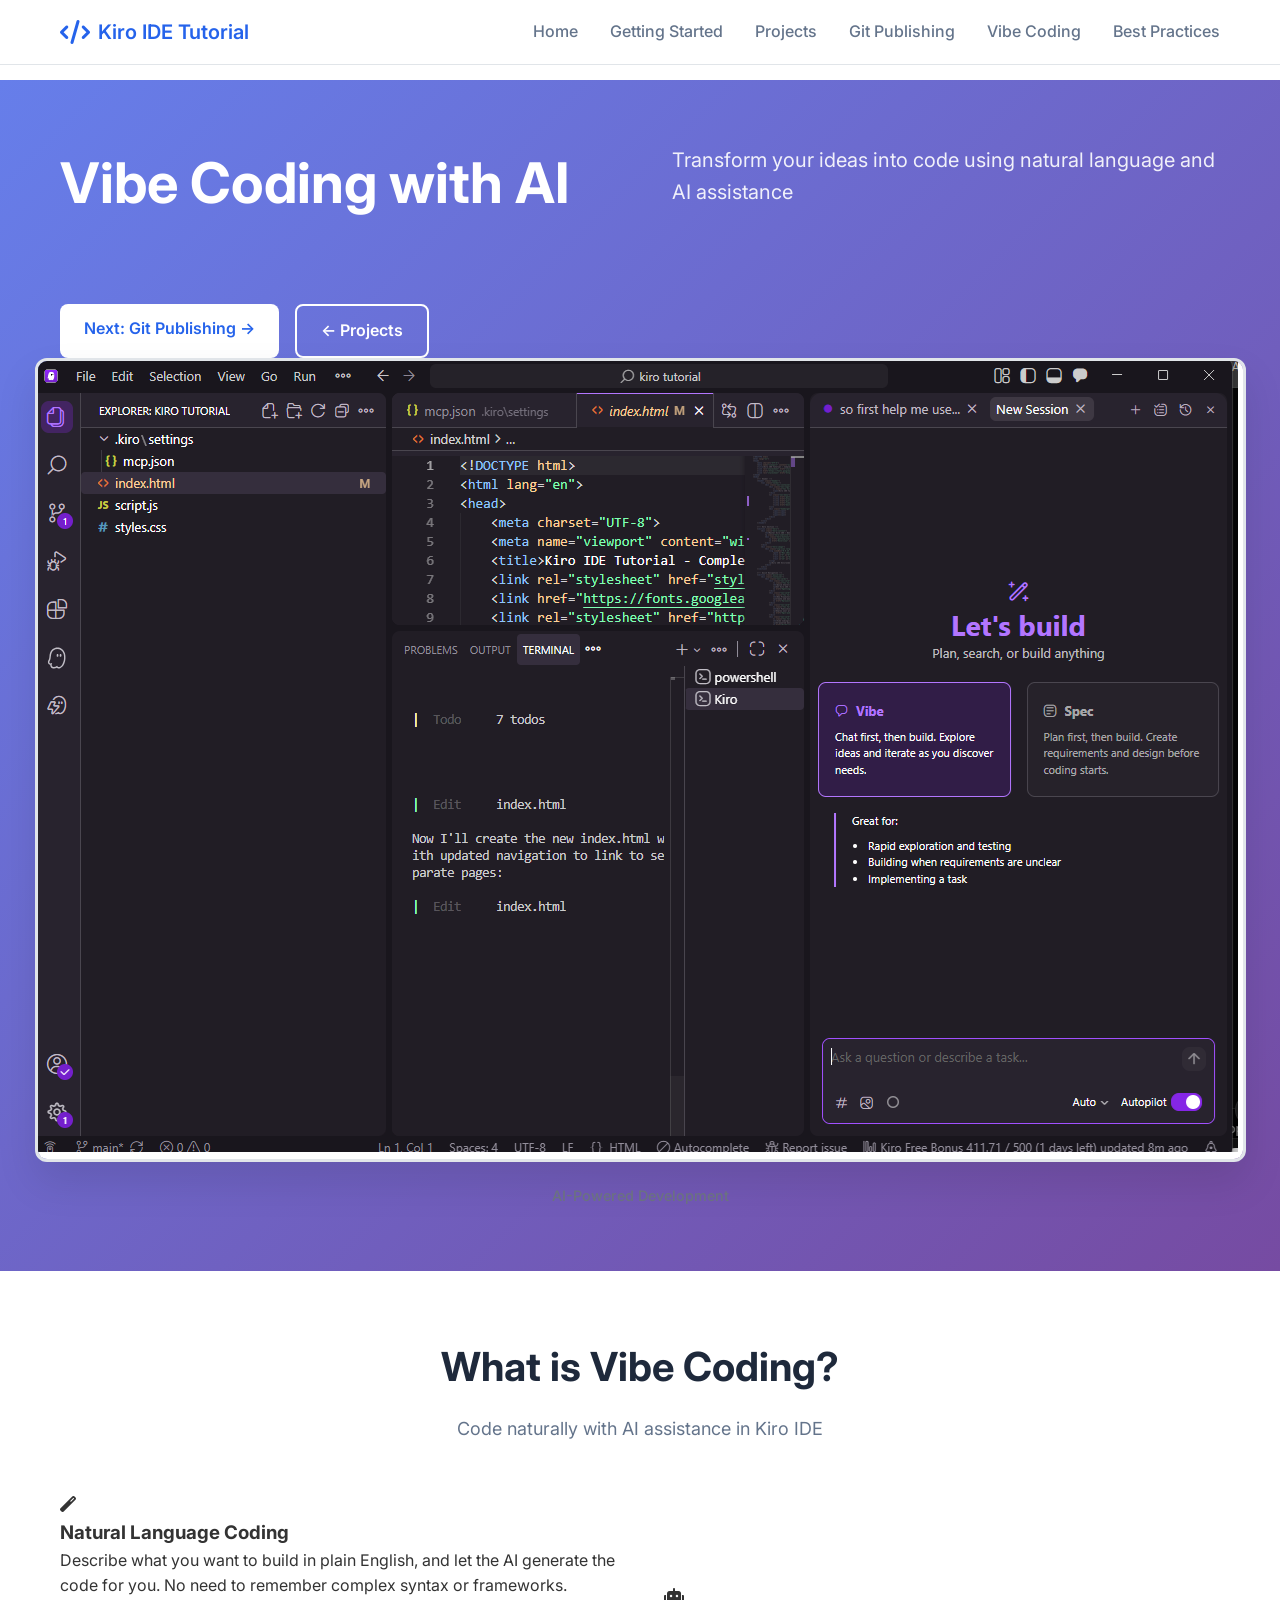
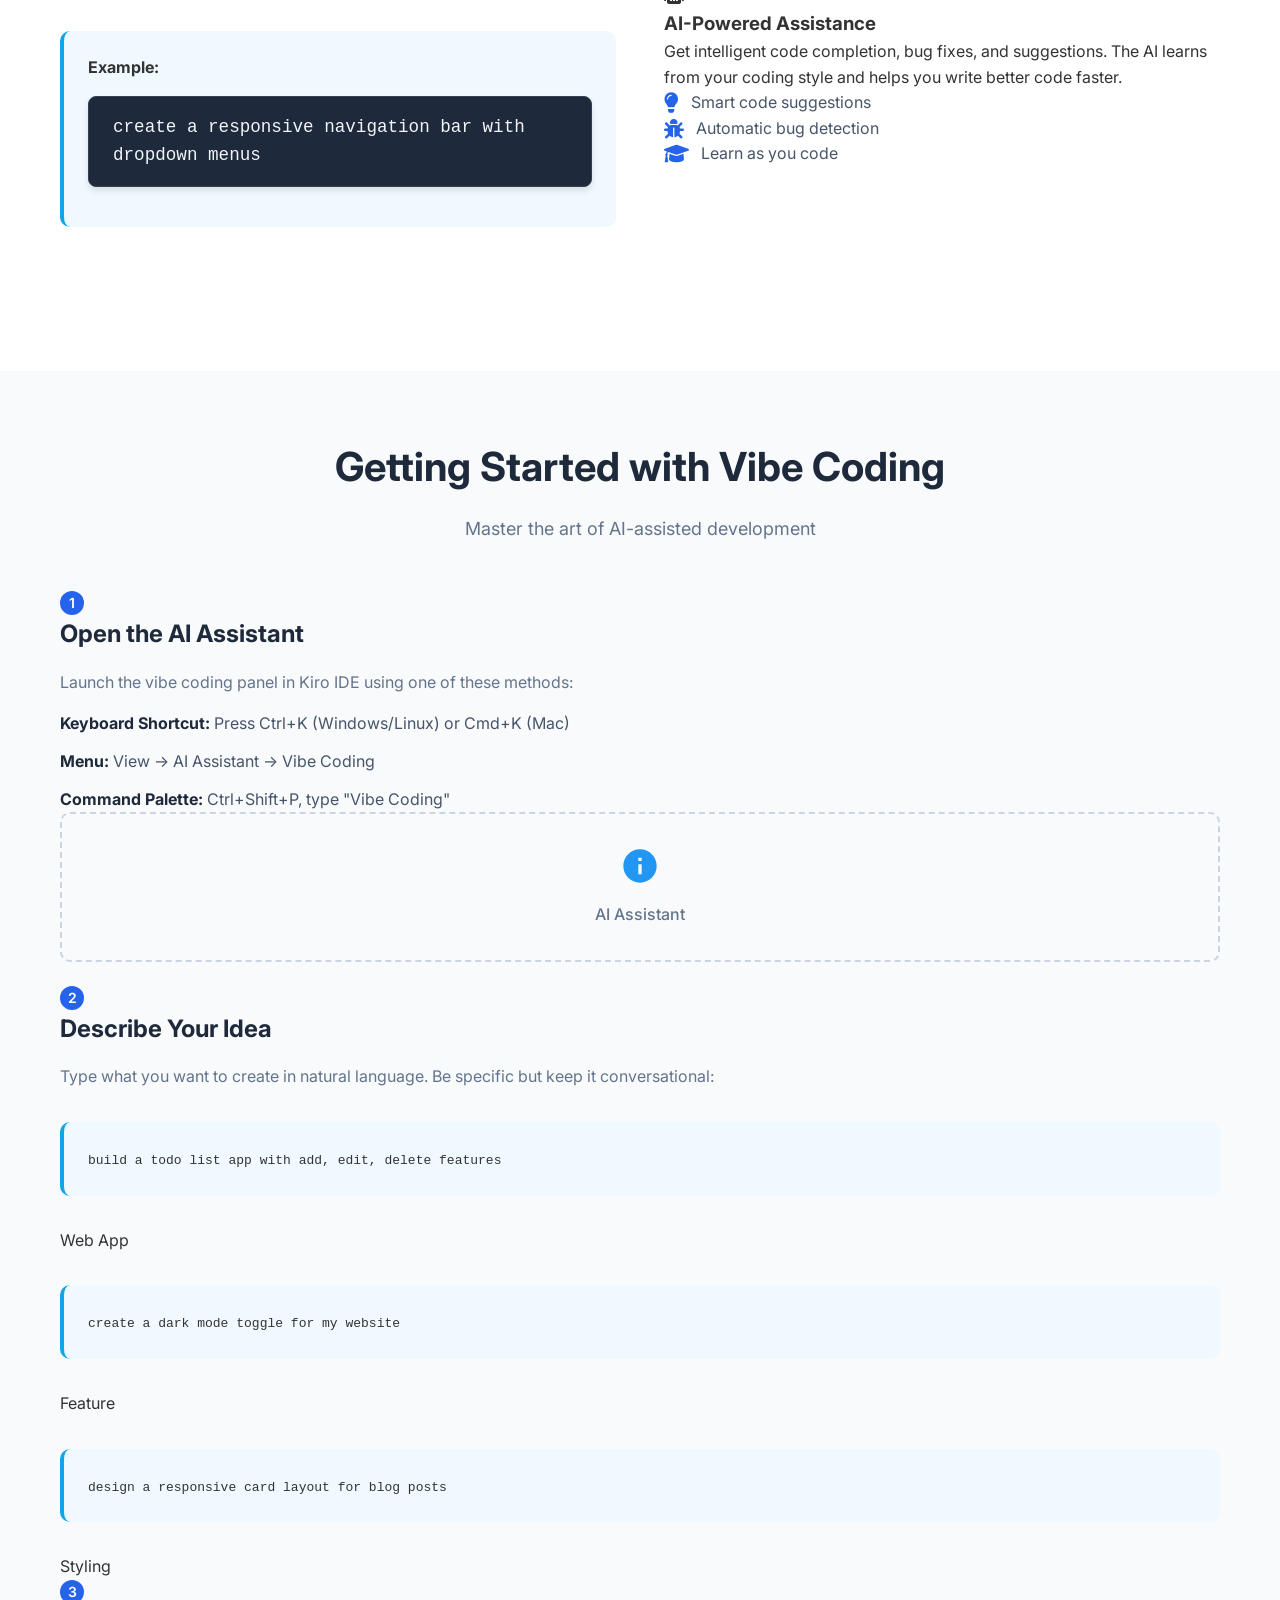
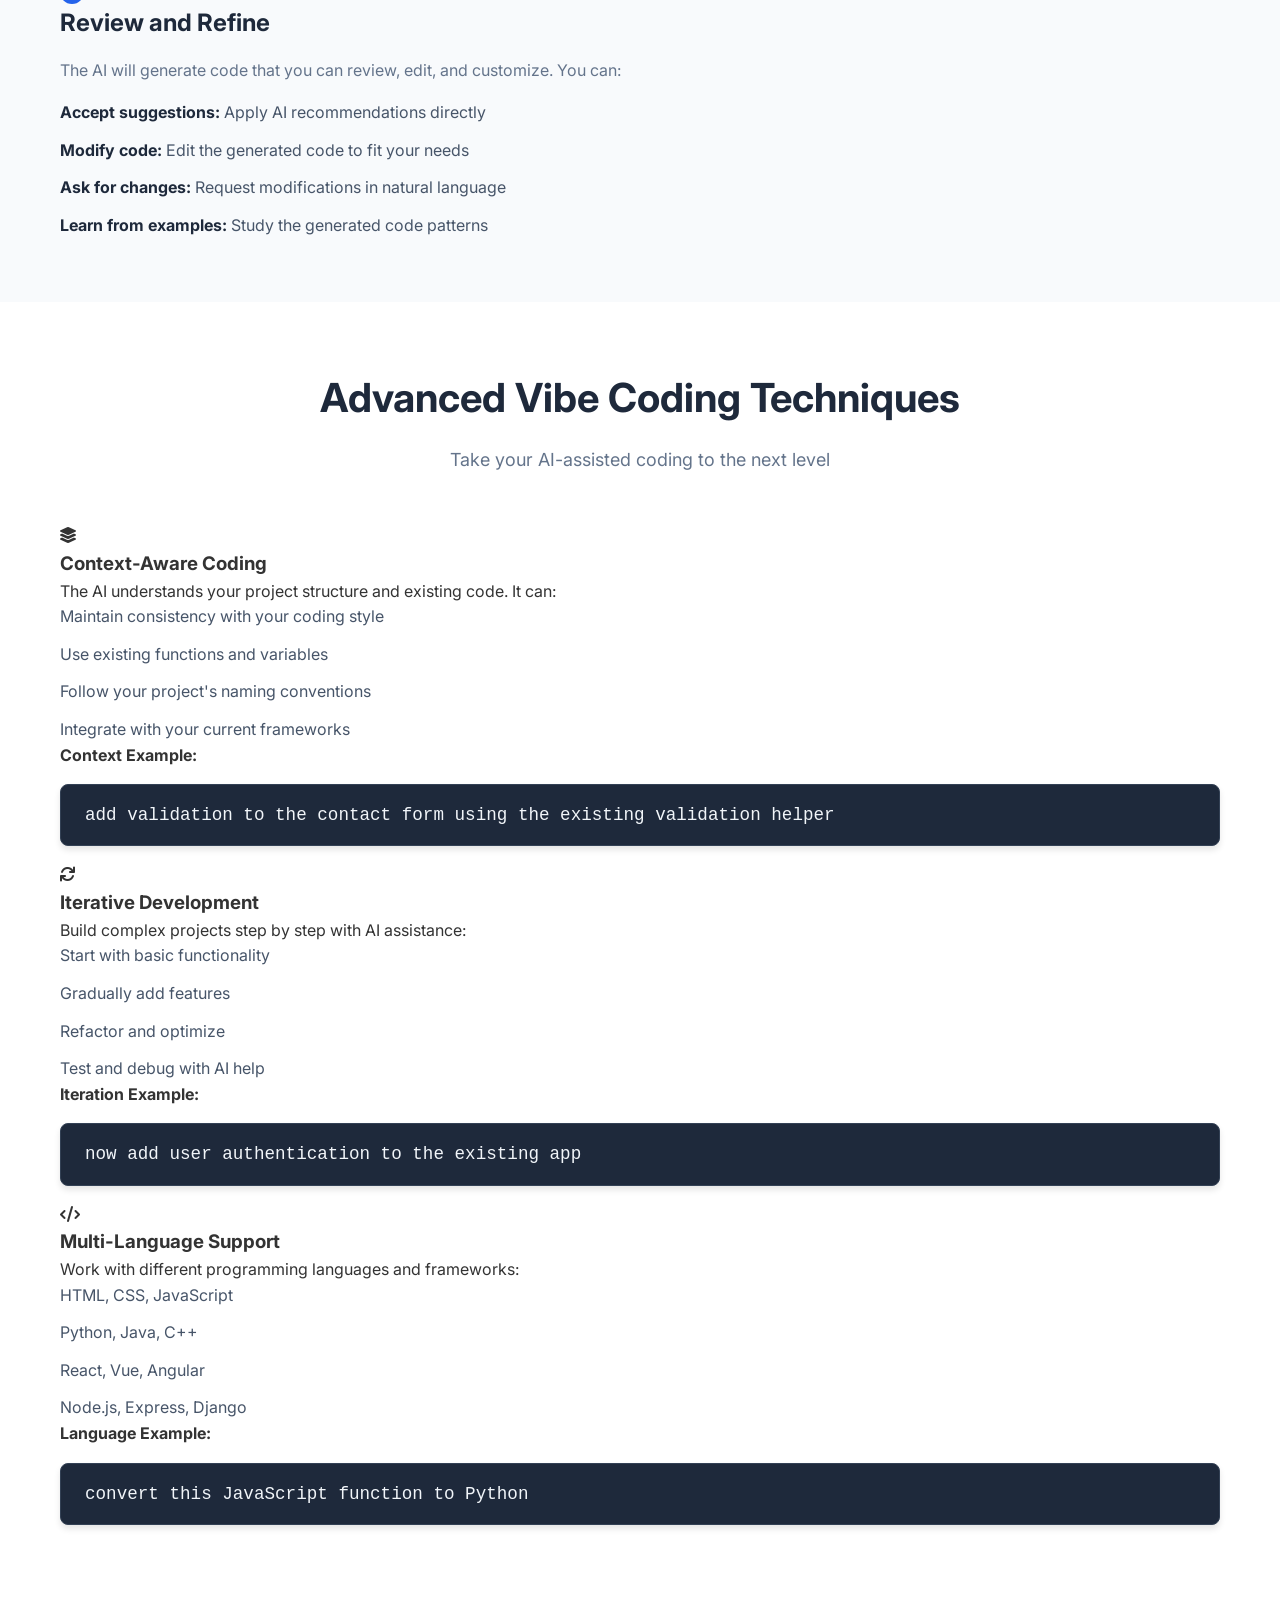
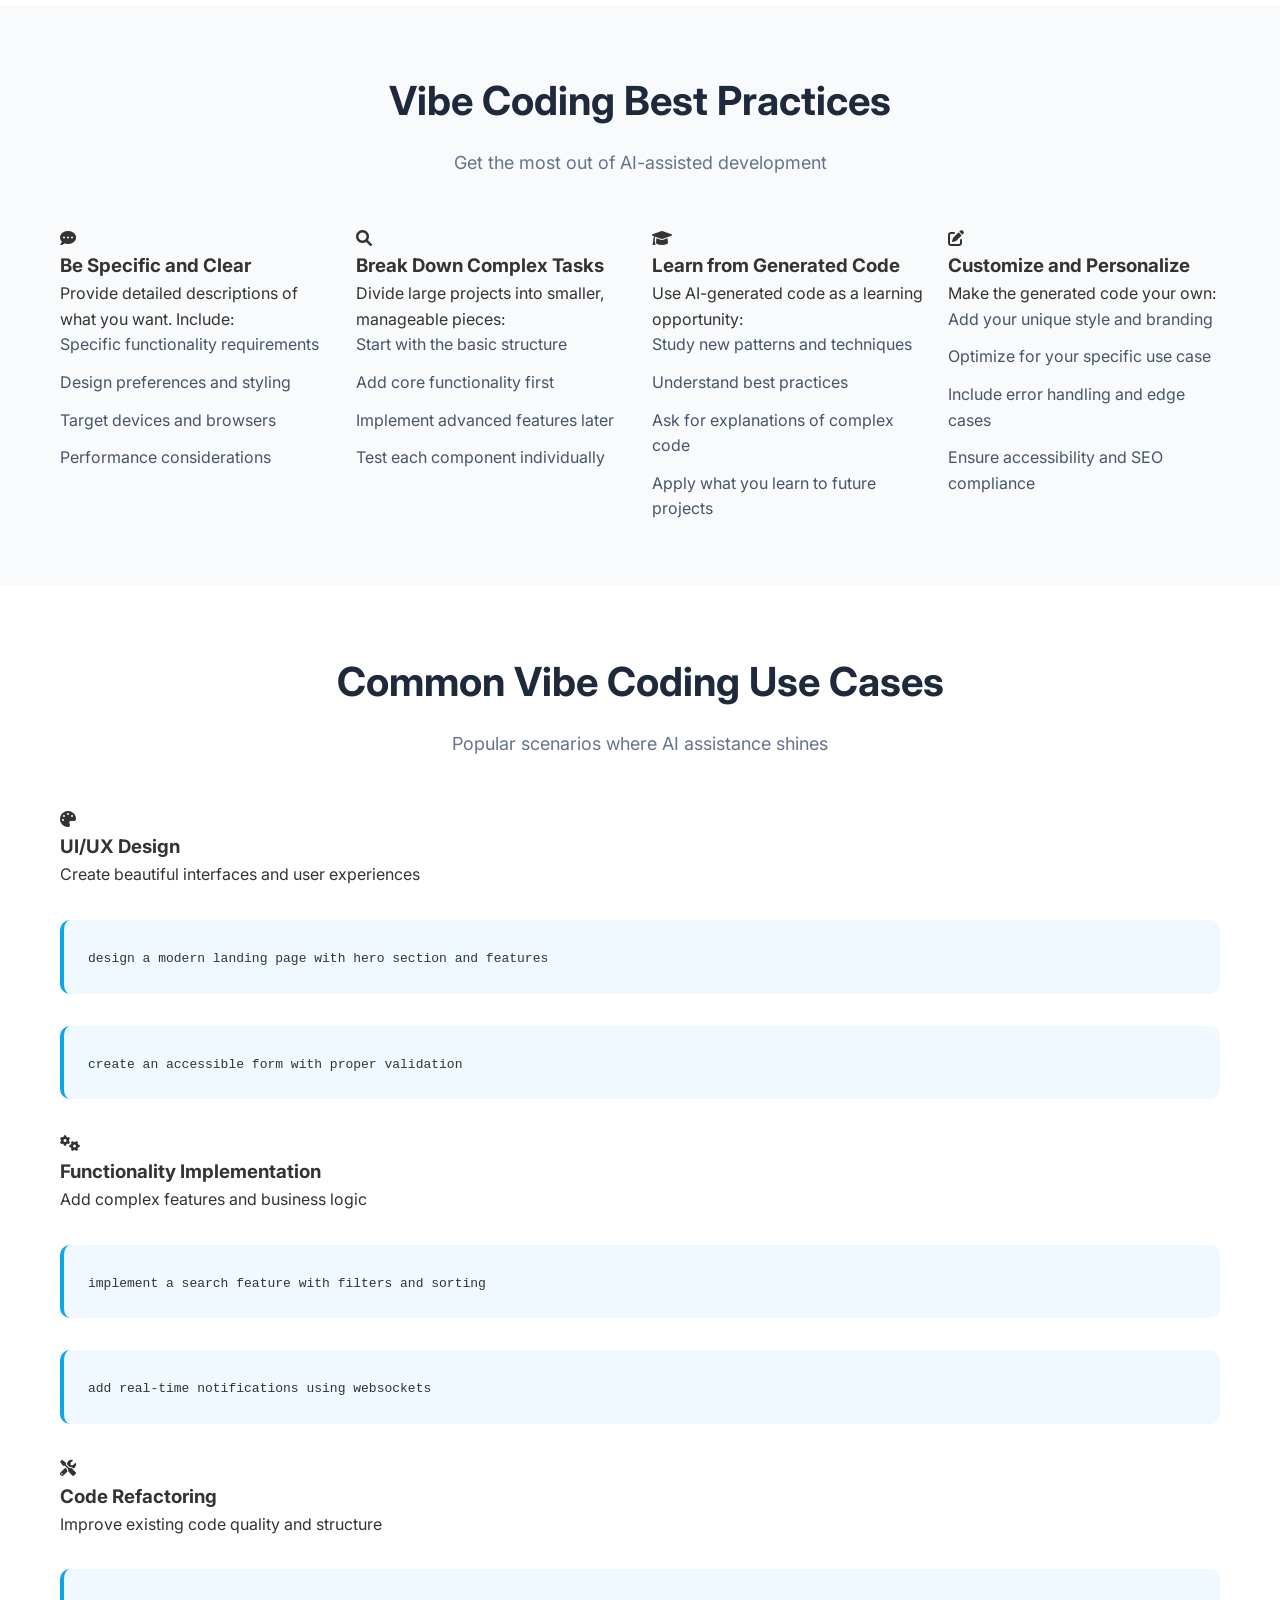
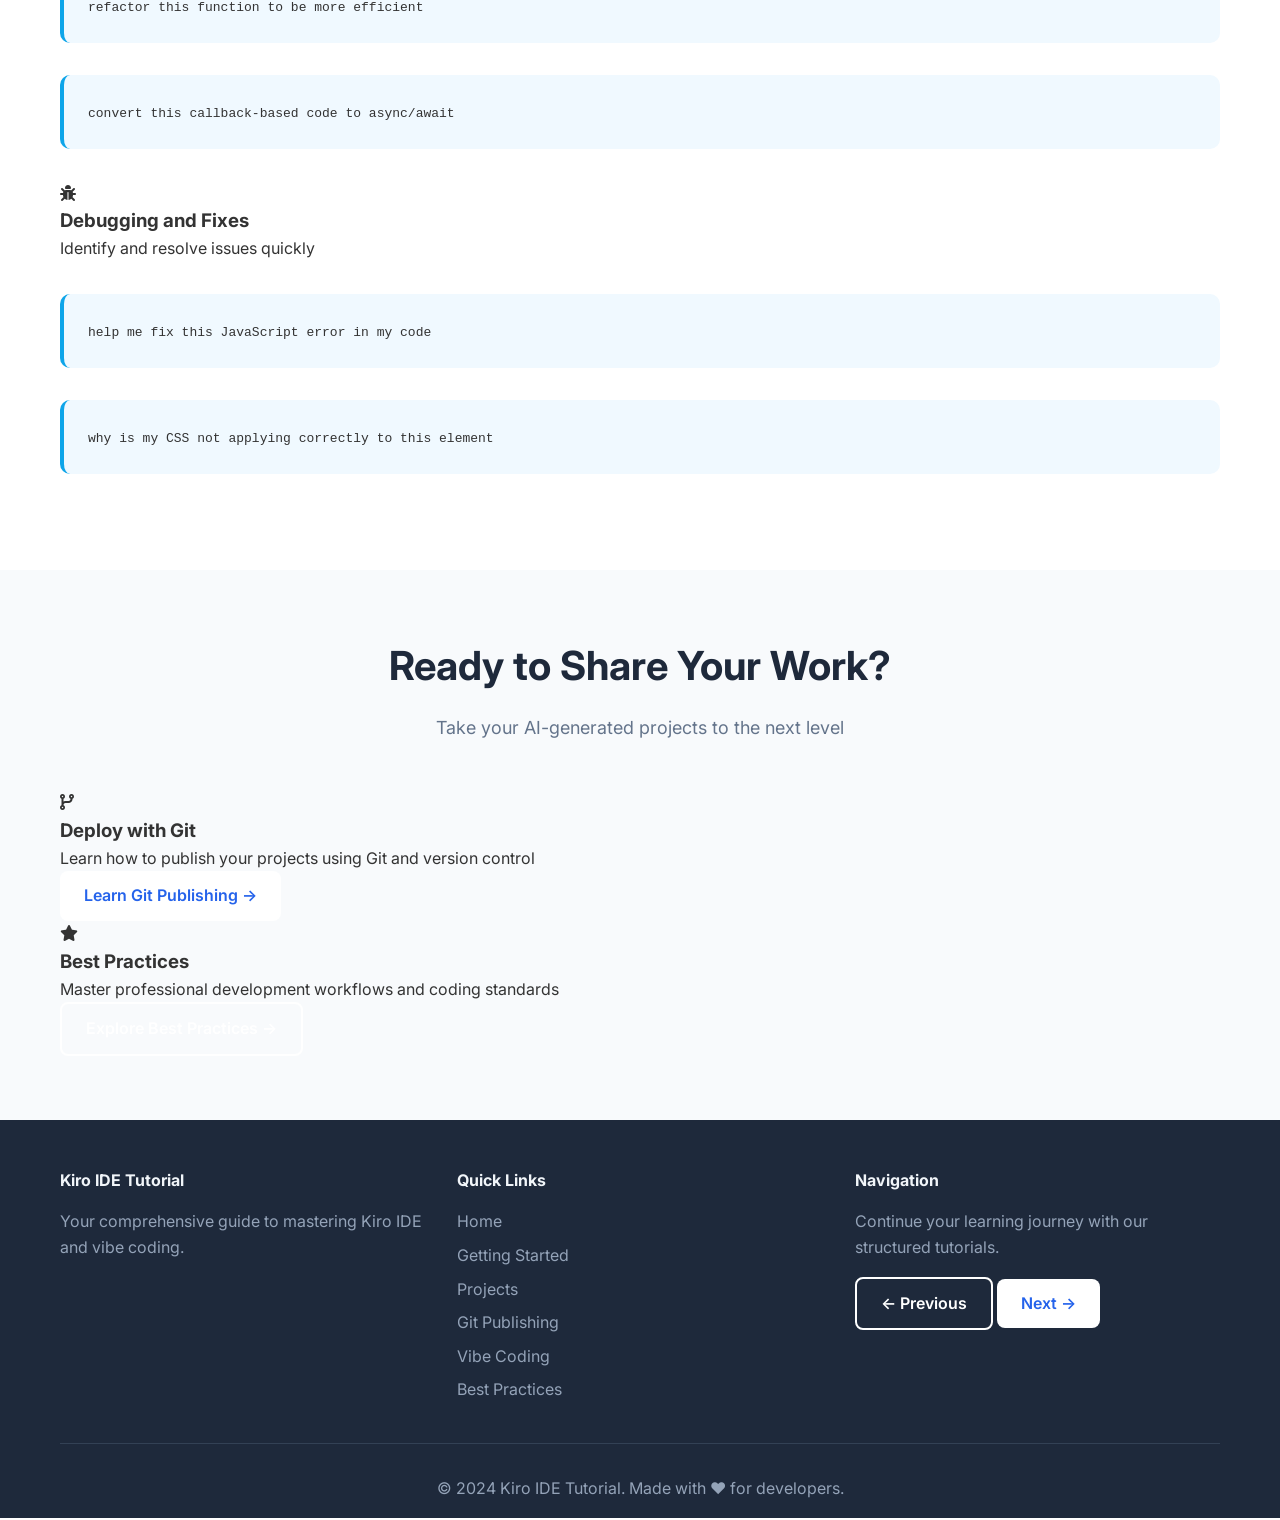
<file: vibe-coding.html>
<!DOCTYPE html>
<html lang="en">
<head>
    <meta charset="UTF-8">
    <meta name="viewport" content="width=device-width, initial-scale=1.0">
    <title>Vibe Coding - Kiro IDE Tutorial</title>
    <link rel="stylesheet" href="styles.css">
    <link href="https://fonts.googleapis.com/css2?family=Inter:wght@300;400;500;600;700&display=swap" rel="stylesheet">
    <link rel="stylesheet" href="https://cdnjs.cloudflare.com/ajax/libs/font-awesome/6.0.0/css/all.min.css">
</head>
<body>
    <!-- Header -->
    <header class="header">
        <nav class="navbar">
            <div class="nav-container">
                <div class="nav-logo">
                    <i class="fas fa-code"></i>
                    <span>Kiro IDE Tutorial</span>
                </div>
                <ul class="nav-menu">
                    <li><a href="index.html">Home</a></li>
                    <li><a href="getting-started.html">Getting Started</a></li>
                    <li><a href="projects.html">Projects</a></li>
                    <li><a href="git-publishing.html">Git Publishing</a></li>
                    <li><a href="vibe-coding.html" class="active">Vibe Coding</a></li>
                    <li><a href="best-practices.html">Best Practices</a></li>
                </ul>
                <div class="hamburger">
                    <span></span>
                    <span></span>
                    <span></span>
                </div>
            </div>
        </nav>
    </header>

    <!-- Hero Section -->
    <section class="hero">
        <div class="hero-content">
            <h1>Vibe Coding with AI</h1>
            <p class="hero-subtitle">Transform your ideas into code using natural language and AI assistance</p>
            <div class="hero-buttons">
                <a href="git-publishing.html" class="btn btn-primary">Next: Git Publishing →</a>
                <a href="projects.html" class="btn btn-secondary">← Projects</a>
            </div>
        </div>
        <div class="hero-image">
            <div class="kiro-screenshot">
                <img src="kiro example.bmp" alt="Kiro IDE Vibe Coding" class="hero-img">
                <p>AI-Powered Development</p>
            </div>
        </div>
    </section>

    <!-- Vibe Coding Introduction -->
    <section class="section">
        <div class="container">
            <div class="section-header">
                <h2>What is Vibe Coding?</h2>
                <p>Code naturally with AI assistance in Kiro IDE</p>
            </div>

            <div class="vibe-intro">
                <div class="intro-card">
                    <div class="intro-icon">
                        <i class="fas fa-magic"></i>
                    </div>
                    <div class="intro-content">
                        <h3>Natural Language Coding</h3>
                        <p>Describe what you want to build in plain English, and let the AI generate the code for you. No need to remember complex syntax or frameworks.</p>
                        <div class="example-prompt">
                            <h4>Example:</h4>
                            <div class="prompt-box">
                                <code>create a responsive navigation bar with dropdown menus</code>
                            </div>
                        </div>
                    </div>
                </div>

                <div class="intro-card">
                    <div class="intro-icon">
                        <i class="fas fa-robot"></i>
                    </div>
                    <div class="intro-content">
                        <h3>AI-Powered Assistance</h3>
                        <p>Get intelligent code completion, bug fixes, and suggestions. The AI learns from your coding style and helps you write better code faster.</p>
                        <div class="ai-features">
                            <div class="feature-item">
                                <i class="fas fa-lightbulb"></i>
                                <span>Smart code suggestions</span>
                            </div>
                            <div class="feature-item">
                                <i class="fas fa-bug"></i>
                                <span>Automatic bug detection</span>
                            </div>
                            <div class="feature-item">
                                <i class="fas fa-graduation-cap"></i>
                                <span>Learn as you code</span>
                            </div>
                        </div>
                    </div>
                </div>
            </div>
        </div>
    </section>

    <!-- Getting Started with Vibe Coding -->
    <section class="section section-alt">
        <div class="container">
            <div class="section-header">
                <h2>Getting Started with Vibe Coding</h2>
                <p>Master the art of AI-assisted development</p>
            </div>

            <div class="vibe-steps">
                <div class="step-card">
                    <div class="step-number">1</div>
                    <div class="step-content">
                        <h3>Open the AI Assistant</h3>
                        <p>Launch the vibe coding panel in Kiro IDE using one of these methods:</p>
                        <ul class="feature-list">
                            <li><strong>Keyboard Shortcut:</strong> Press Ctrl+K (Windows/Linux) or Cmd+K (Mac)</li>
                            <li><strong>Menu:</strong> View → AI Assistant → Vibe Coding</li>
                            <li><strong>Command Palette:</strong> Ctrl+Shift+P, type "Vibe Coding"</li>
                        </ul>
                        <div class="svg-icon small">
                            <svg viewBox="0 0 24 24" fill="#2196F3" xmlns="http://www.w3.org/2000/svg">
                                <path d="M12 2C6.48 2 2 6.48 2 12s4.48 10 10 10 10-4.48 10-10S17.52 2 12 2zm1 15h-2v-6h2v6zm0-8h-2V7h2v2z"/>
                            </svg>
                            <p>AI Assistant</p>
                        </div>
                    </div>
                </div>

                <div class="step-card">
                    <div class="step-number">2</div>
                    <div class="step-content">
                        <h3>Describe Your Idea</h3>
                        <p>Type what you want to create in natural language. Be specific but keep it conversational:</p>
                        <div class="prompt-examples">
                            <div class="example-item">
                                <div class="example-prompt">
                                    <code>build a todo list app with add, edit, delete features</code>
                                </div>
                                <span class="example-tag">Web App</span>
                            </div>
                            <div class="example-item">
                                <div class="example-prompt">
                                    <code>create a dark mode toggle for my website</code>
                                </div>
                                <span class="example-tag">Feature</span>
                            </div>
                            <div class="example-item">
                                <div class="example-prompt">
                                    <code>design a responsive card layout for blog posts</code>
                                </div>
                                <span class="example-tag">Styling</span>
                            </div>
                        </div>
                    </div>
                </div>

                <div class="step-card">
                    <div class="step-number">3</div>
                    <div class="step-content">
                        <h3>Review and Refine</h3>
                        <p>The AI will generate code that you can review, edit, and customize. You can:</p>
                        <ul class="feature-list">
                            <li><strong>Accept suggestions:</strong> Apply AI recommendations directly</li>
                            <li><strong>Modify code:</strong> Edit the generated code to fit your needs</li>
                            <li><strong>Ask for changes:</strong> Request modifications in natural language</li>
                            <li><strong>Learn from examples:</strong> Study the generated code patterns</li>
                        </ul>
                    </div>
                </div>
            </div>
        </div>
    </section>

    <!-- Advanced Vibe Coding Techniques -->
    <section class="section">
        <div class="container">
            <div class="section-header">
                <h2>Advanced Vibe Coding Techniques</h2>
                <p>Take your AI-assisted coding to the next level</p>
            </div>

            <div class="techniques-grid">
                <div class="technique-card">
                    <div class="technique-icon">
                        <i class="fas fa-layer-group"></i>
                    </div>
                    <h3>Context-Aware Coding</h3>
                    <p>The AI understands your project structure and existing code. It can:</p>
                    <ul class="feature-list">
                        <li>Maintain consistency with your coding style</li>
                        <li>Use existing functions and variables</li>
                        <li>Follow your project's naming conventions</li>
                        <li>Integrate with your current frameworks</li>
                    </ul>
                    <div class="technique-example">
                        <h4>Context Example:</h4>
                        <div class="prompt-box">
                            <code>add validation to the contact form using the existing validation helper</code>
                        </div>
                    </div>
                </div>

                <div class="technique-card">
                    <div class="technique-icon">
                        <i class="fas fa-sync"></i>
                    </div>
                    <h3>Iterative Development</h3>
                    <p>Build complex projects step by step with AI assistance:</p>
                    <ul class="feature-list">
                        <li>Start with basic functionality</li>
                        <li>Gradually add features</li>
                        <li>Refactor and optimize</li>
                        <li>Test and debug with AI help</li>
                    </ul>
                    <div class="technique-example">
                        <h4>Iteration Example:</h4>
                        <div class="prompt-box">
                            <code>now add user authentication to the existing app</code>
                        </div>
                    </div>
                </div>

                <div class="technique-card">
                    <div class="technique-icon">
                        <i class="fas fa-code"></i>
                    </div>
                    <h3>Multi-Language Support</h3>
                    <p>Work with different programming languages and frameworks:</p>
                    <ul class="feature-list">
                        <li>HTML, CSS, JavaScript</li>
                        <li>Python, Java, C++</li>
                        <li>React, Vue, Angular</li>
                        <li>Node.js, Express, Django</li>
                    </ul>
                    <div class="technique-example">
                        <h4>Language Example:</h4>
                        <div class="prompt-box">
                            <code>convert this JavaScript function to Python</code>
                        </div>
                    </div>
                </div>
            </div>
        </div>
    </section>

    <!-- Best Practices -->
    <section class="section section-alt">
        <div class="container">
            <div class="section-header">
                <h2>Vibe Coding Best Practices</h2>
                <p>Get the most out of AI-assisted development</p>
            </div>

            <div class="practices-grid">
                <div class="practice-card">
                    <div class="practice-icon">
                        <i class="fas fa-comment-dots"></i>
                    </div>
                    <h3>Be Specific and Clear</h3>
                    <p>Provide detailed descriptions of what you want. Include:</p>
                    <ul class="feature-list">
                        <li>Specific functionality requirements</li>
                        <li>Design preferences and styling</li>
                        <li>Target devices and browsers</li>
                        <li>Performance considerations</li>
                    </ul>
                </div>

                <div class="practice-card">
                    <div class="practice-icon">
                        <i class="fas fa-search"></i>
                    </div>
                    <h3>Break Down Complex Tasks</h3>
                    <p>Divide large projects into smaller, manageable pieces:</p>
                    <ul class="feature-list">
                        <li>Start with the basic structure</li>
                        <li>Add core functionality first</li>
                        <li>Implement advanced features later</li>
                        <li>Test each component individually</li>
                    </ul>
                </div>

                <div class="practice-card">
                    <div class="practice-icon">
                        <i class="fas fa-graduation-cap"></i>
                    </div>
                    <h3>Learn from Generated Code</h3>
                    <p>Use AI-generated code as a learning opportunity:</p>
                    <ul class="feature-list">
                        <li>Study new patterns and techniques</li>
                        <li>Understand best practices</li>
                        <li>Ask for explanations of complex code</li>
                        <li>Apply what you learn to future projects</li>
                    </ul>
                </div>

                <div class="practice-card">
                    <div class="practice-icon">
                        <i class="fas fa-edit"></i>
                    </div>
                    <h3>Customize and Personalize</h3>
                    <p>Make the generated code your own:</p>
                    <ul class="feature-list">
                        <li>Add your unique style and branding</li>
                        <li>Optimize for your specific use case</li>
                        <li>Include error handling and edge cases</li>
                        <li>Ensure accessibility and SEO compliance</li>
                    </ul>
                </div>
            </div>
        </div>
    </section>

    <!-- Common Use Cases -->
    <section class="section">
        <div class="container">
            <div class="section-header">
                <h2>Common Vibe Coding Use Cases</h2>
                <p>Popular scenarios where AI assistance shines</p>
            </div>

            <div class="use-cases-grid">
                <div class="use-case-card">
                    <div class="use-case-icon">
                        <i class="fas fa-palette"></i>
                    </div>
                    <h3>UI/UX Design</h3>
                    <p>Create beautiful interfaces and user experiences</p>
                    <div class="use-case-examples">
                        <div class="example-prompt">
                            <code>design a modern landing page with hero section and features</code>
                        </div>
                        <div class="example-prompt">
                            <code>create an accessible form with proper validation</code>
                        </div>
                    </div>
                </div>

                <div class="use-case-card">
                    <div class="use-case-icon">
                        <i class="fas fa-cogs"></i>
                    </div>
                    <h3>Functionality Implementation</h3>
                    <p>Add complex features and business logic</p>
                    <div class="use-case-examples">
                        <div class="example-prompt">
                            <code>implement a search feature with filters and sorting</code>
                        </div>
                        <div class="example-prompt">
                            <code>add real-time notifications using websockets</code>
                        </div>
                    </div>
                </div>

                <div class="use-case-card">
                    <div class="use-case-icon">
                        <i class="fas fa-tools"></i>
                    </div>
                    <h3>Code Refactoring</h3>
                    <p>Improve existing code quality and structure</p>
                    <div class="use-case-examples">
                        <div class="example-prompt">
                            <code>refactor this function to be more efficient</code>
                        </div>
                        <div class="example-prompt">
                            <code>convert this callback-based code to async/await</code>
                        </div>
                    </div>
                </div>

                <div class="use-case-card">
                    <div class="use-case-icon">
                        <i class="fas fa-bug"></i>
                    </div>
                    <h3>Debugging and Fixes</h3>
                    <p>Identify and resolve issues quickly</p>
                    <div class="use-case-examples">
                        <div class="example-prompt">
                            <code>help me fix this JavaScript error in my code</code>
                        </div>
                        <div class="example-prompt">
                            <code>why is my CSS not applying correctly to this element</code>
                        </div>
                    </div>
                </div>
            </div>
        </div>
    </section>

    <!-- Next Steps -->
    <section class="section section-alt">
        <div class="container">
            <div class="section-header">
                <h2>Ready to Share Your Work?</h2>
                <p>Take your AI-generated projects to the next level</p>
            </div>

            <div class="next-steps">
                <div class="next-step-card">
                    <i class="fas fa-code-branch"></i>
                    <h3>Deploy with Git</h3>
                    <p>Learn how to publish your projects using Git and version control</p>
                    <a href="git-publishing.html" class="btn btn-primary">Learn Git Publishing →</a>
                </div>
                <div class="next-step-card">
                    <i class="fas fa-star"></i>
                    <h3>Best Practices</h3>
                    <p>Master professional development workflows and coding standards</p>
                    <a href="best-practices.html" class="btn btn-secondary">Explore Best Practices →</a>
                </div>
            </div>
        </div>
    </section>

    <!-- Footer -->
    <footer class="footer">
        <div class="container">
            <div class="footer-content">
                <div class="footer-section">
                    <h4>Kiro IDE Tutorial</h4>
                    <p>Your comprehensive guide to mastering Kiro IDE and vibe coding.</p>
                </div>
                <div class="footer-section">
                    <h4>Quick Links</h4>
                    <ul>
                        <li><a href="index.html">Home</a></li>
                        <li><a href="getting-started.html">Getting Started</a></li>
                        <li><a href="projects.html">Projects</a></li>
                        <li><a href="git-publishing.html">Git Publishing</a></li>
                        <li><a href="vibe-coding.html">Vibe Coding</a></li>
                        <li><a href="best-practices.html">Best Practices</a></li>
                    </ul>
                </div>
                <div class="footer-section">
                    <h4>Navigation</h4>
                    <p>Continue your learning journey with our structured tutorials.</p>
                    <div class="nav-buttons">
                        <a href="git-publishing.html" class="btn btn-secondary">← Previous</a>
                        <a href="best-practices.html" class="btn btn-primary">Next →</a>
                    </div>
                </div>
            </div>
            <div class="footer-bottom">
                <p>&copy; 2024 Kiro IDE Tutorial. Made with ❤️ for developers.</p>
            </div>
        </div>
    </footer>

    <script src="script.js"></script>
</body>
</html>
</file>
<file: styles.css>
/* Reset and Base Styles */
* {
    margin: 0;
    padding: 0;
    box-sizing: border-box;
}

body {
    font-family: 'Inter', -apple-system, BlinkMacSystemFont, 'Segoe UI', Roboto, sans-serif;
    line-height: 1.6;
    color: #333;
    background-color: #fff;
}

.container {
    max-width: 1200px;
    margin: 0 auto;
    padding: 0 20px;
}

/* Header and Navigation */
.header {
    position: fixed;
    top: 0;
    width: 100%;
    background: rgba(255, 255, 255, 0.95);
    backdrop-filter: blur(10px);
    z-index: 1000;
    border-bottom: 1px solid #e1e5e9;
}

.navbar {
    padding: 1rem 0;
}

.nav-container {
    max-width: 1200px;
    margin: 0 auto;
    padding: 0 20px;
    display: flex;
    justify-content: space-between;
    align-items: center;
}

.nav-logo {
    display: flex;
    align-items: center;
    font-size: 1.25rem;
    font-weight: 600;
    color: #2563eb;
}

.nav-logo i {
    margin-right: 0.5rem;
    font-size: 1.5rem;
}

.nav-menu {
    display: flex;
    list-style: none;
    gap: 2rem;
}

.nav-menu a {
    text-decoration: none;
    color: #64748b;
    font-weight: 500;
    transition: color 0.3s ease;
}

.nav-menu a:hover {
    color: #2563eb;
}

.hamburger {
    display: none;
    flex-direction: column;
    cursor: pointer;
}

.hamburger span {
    width: 25px;
    height: 3px;
    background: #333;
    margin: 3px 0;
    transition: 0.3s;
}

/* Hero Section */
.hero {
    margin-top: 80px;
    padding: 4rem 0;
    background: linear-gradient(135deg, #667eea 0%, #764ba2 100%);
    color: white;
}

.hero-content {
    max-width: 1200px;
    margin: 0 auto;
    padding: 0 20px;
    display: grid;
    grid-template-columns: 1fr 1fr;
    gap: 4rem;
    align-items: center;
}

.hero h1 {
    font-size: 3.5rem;
    font-weight: 700;
    margin-bottom: 1rem;
    line-height: 1.2;
}

.hero-subtitle {
    font-size: 1.25rem;
    margin-bottom: 2rem;
    opacity: 0.9;
}

.hero-buttons {
    display: flex;
    gap: 1rem;
}

.btn {
    padding: 0.75rem 1.5rem;
    border-radius: 0.5rem;
    text-decoration: none;
    font-weight: 600;
    transition: all 0.3s ease;
    display: inline-block;
}

.btn-primary {
    background: white;
    color: #2563eb;
}

.btn-primary:hover {
    transform: translateY(-2px);
    box-shadow: 0 10px 25px rgba(0, 0, 0, 0.2);
}

.btn-secondary {
    background: transparent;
    color: white;
    border: 2px solid white;
}

.btn-secondary:hover {
    background: white;
    color: #2563eb;
}

.hero-image {
    display: flex;
    justify-content: center;
    align-items: center;
}

/* Placeholder Images */
.placeholder-image {
    background: rgba(255, 255, 255, 0.1);
    border: 2px dashed rgba(255, 255, 255, 0.3);
    border-radius: 1rem;
    padding: 3rem;
    text-align: center;
    color: white;
    backdrop-filter: blur(10px);
}

.placeholder-image.large {
    padding: 4rem;
    min-height: 300px;
    display: flex;
    flex-direction: column;
    justify-content: center;
    align-items: center;
}

.placeholder-image.medium {
    padding: 2rem;
    min-height: 200px;
}

.placeholder-image.small {
    padding: 1.5rem;
    min-height: 150px;
}

.placeholder-image i {
    font-size: 3rem;
    margin-bottom: 1rem;
    opacity: 0.8;
}

.placeholder-image.small i {
    font-size: 2rem;
}

.placeholder-image p {
    font-size: 0.9rem;
    opacity: 0.7;
}

.screenshot-placeholder {
    background: #f8fafc;
    border: 2px dashed #cbd5e1;
    border-radius: 0.5rem;
    padding: 2rem;
    text-align: center;
    color: #64748b;
    margin: 1rem 0;
}

.screenshot-placeholder i {
    font-size: 2.5rem;
    margin-bottom: 0.5rem;
    display: block;
}

/* Quick Navigation */
.quick-nav {
    padding: 3rem 0;
    background: #f8fafc;
}

.nav-cards {
    display: grid;
    grid-template-columns: repeat(auto-fit, minmax(250px, 1fr));
    gap: 2rem;
}

.nav-card {
    background: white;
    padding: 2rem;
    border-radius: 1rem;
    text-align: center;
    box-shadow: 0 4px 6px rgba(0, 0, 0, 0.1);
    transition: transform 0.3s ease, box-shadow 0.3s ease;
}

.nav-card:hover {
    transform: translateY(-5px);
    box-shadow: 0 10px 25px rgba(0, 0, 0, 0.15);
}

.nav-card i {
    font-size: 2.5rem;
    color: #2563eb;
    margin-bottom: 1rem;
}

.nav-card h3 {
    margin-bottom: 0.5rem;
    color: #1e293b;
}

.nav-card p {
    color: #64748b;
    margin-bottom: 1rem;
}

.nav-link {
    color: #2563eb;
    text-decoration: none;
    font-weight: 600;
    transition: color 0.3s ease;
}

.nav-link:hover {
    color: #1d4ed8;
}

/* Sections */
.section {
    padding: 4rem 0;
}

.section-alt {
    background: #f8fafc;
}

.section-header {
    text-align: center;
    margin-bottom: 3rem;
}

.section-header h2 {
    font-size: 2.5rem;
    font-weight: 700;
    color: #1e293b;
    margin-bottom: 1rem;
}

.section-header p {
    font-size: 1.125rem;
    color: #64748b;
    max-width: 600px;
    margin: 0 auto;
}

/* Tutorial Grid */
.tutorial-grid {
    display: grid;
    grid-template-columns: repeat(auto-fit, minmax(350px, 1fr));
    gap: 2rem;
}

.tutorial-card {
    background: white;
    border-radius: 1rem;
    padding: 2rem;
    box-shadow: 0 4px 6px rgba(0, 0, 0, 0.1);
    position: relative;
    transition: transform 0.3s ease;
}

.tutorial-card:hover {
    transform: translateY(-5px);
}

.card-number {
    position: absolute;
    top: -1rem;
    left: 2rem;
    background: #2563eb;
    color: white;
    width: 2rem;
    height: 2rem;
    border-radius: 50%;
    display: flex;
    align-items: center;
    justify-content: center;
    font-weight: 600;
}

.tutorial-card h3 {
    margin: 1rem 0;
    color: #1e293b;
    font-size: 1.5rem;
}

.tutorial-card p {
    color: #64748b;
    margin-bottom: 1.5rem;
}

.step-list {
    display: flex;
    flex-direction: column;
    gap: 0.75rem;
}

.step-item {
    display: flex;
    align-items: center;
    gap: 0.75rem;
}

.step-item i {
    color: #10b981;
    font-size: 1rem;
}

.step-item span {
    color: #475569;
}

/* Interface Parts */
.interface-parts {
    display: grid;
    grid-template-columns: repeat(auto-fit, minmax(200px, 1fr));
    gap: 1rem;
    margin-top: 1rem;
}

.part-item {
    background: #f1f5f9;
    padding: 0.75rem;
    border-radius: 0.5rem;
    font-size: 0.9rem;
}

.part-item strong {
    color: #2563eb;
}

/* Project Workflow */
.project-workflow {
    display: flex;
    flex-direction: column;
    gap: 3rem;
    margin-bottom: 3rem;
}

.workflow-step {
    display: grid;
    grid-template-columns: auto 1fr;
    gap: 2rem;
    align-items: start;
}

.step-icon {
    background: #2563eb;
    color: white;
    width: 3rem;
    height: 3rem;
    border-radius: 50%;
    display: flex;
    align-items: center;
    justify-content: center;
    font-size: 1.25rem;
    flex-shrink: 0;
}

.step-content h3 {
    margin-bottom: 1rem;
    color: #1e293b;
    font-size: 1.5rem;
}

.step-content p {
    color: #64748b;
    margin-bottom: 1rem;
}

.feature-list {
    list-style: none;
    display: flex;
    flex-direction: column;
    gap: 0.75rem;
}

.feature-list li {
    color: #475569;
}

.feature-list li strong {
    color: #1e293b;
}

/* Project Types */
.project-types {
    margin-top: 3rem;
}

.project-types h3 {
    text-align: center;
    margin-bottom: 2rem;
    color: #1e293b;
    font-size: 1.75rem;
}

.type-grid {
    display: grid;
    grid-template-columns: repeat(auto-fit, minmax(200px, 1fr));
    gap: 1.5rem;
}

.type-card {
    background: white;
    padding: 1.5rem;
    border-radius: 0.75rem;
    text-align: center;
    box-shadow: 0 2px 4px rgba(0, 0, 0, 0.1);
    transition: transform 0.3s ease;
}

.type-card:hover {
    transform: translateY(-3px);
}

.type-card i {
    font-size: 2rem;
    color: #2563eb;
    margin-bottom: 1rem;
}

.type-card h4 {
    margin-bottom: 0.5rem;
    color: #1e293b;
}

.type-card p {
    color: #64748b;
    font-size: 0.9rem;
}

/* Vibe Coding Section */
.vibe-intro {
    display: grid;
    grid-template-columns: 1fr 1fr;
    gap: 3rem;
    margin-bottom: 3rem;
    align-items: center;
}

.vibe-description h3 {
    margin-bottom: 1rem;
    color: #1e293b;
    font-size: 1.75rem;
}

.vibe-description p {
    color: #64748b;
    margin-bottom: 2rem;
    font-size: 1.125rem;
}

.vibe-features {
    display: grid;
    grid-template-columns: repeat(2, 1fr);
    gap: 1rem;
}

.feature-item {
    display: flex;
    align-items: center;
    gap: 0.75rem;
}

.feature-item i {
    color: #2563eb;
    font-size: 1.25rem;
}

.feature-item span {
    color: #475569;
}

/* Vibe Features Grid */
.vibe-features-grid {
    display: grid;
    grid-template-columns: repeat(auto-fit, minmax(300px, 1fr));
    gap: 2rem;
    margin-bottom: 3rem;
}

.vibe-feature-card {
    background: white;
    border-radius: 1rem;
    padding: 2rem;
    box-shadow: 0 4px 6px rgba(0, 0, 0, 0.1);
}

.feature-header {
    display: flex;
    align-items: center;
    gap: 1rem;
    margin-bottom: 1rem;
}

.feature-header i {
    color: #2563eb;
    font-size: 1.5rem;
}

.feature-header h3 {
    color: #1e293b;
    font-size: 1.25rem;
}

.vibe-feature-card p {
    color: #64748b;
    margin-bottom: 1.5rem;
}

.feature-steps {
    display: flex;
    justify-content: space-between;
    background: #f8fafc;
    padding: 1rem;
    border-radius: 0.5rem;
}

.feature-steps .step {
    text-align: center;
    color: #64748b;
    font-size: 0.9rem;
    position: relative;
}

.feature-steps .step:not(:last-child)::after {
    content: "→";
    position: absolute;
    right: -1rem;
    top: 50%;
    transform: translateY(-50%);
    color: #2563eb;
}

/* Command Examples */
.command-examples {
    display: flex;
    flex-direction: column;
    gap: 0.75rem;
}

.command-example {
    background: #f1f5f9;
    padding: 0.75rem;
    border-radius: 0.5rem;
    border-left: 3px solid #2563eb;
}

.command-example code {
    color: #1e293b;
    font-family: 'Monaco', 'Menlo', monospace;
    font-size: 0.9rem;
}

/* Analysis Types */
.analysis-types {
    display: grid;
    grid-template-columns: repeat(3, 1fr);
    gap: 1rem;
}

.analysis-type {
    display: flex;
    align-items: center;
    gap: 0.5rem;
    background: #f8fafc;
    padding: 0.75rem;
    border-radius: 0.5rem;
}

.analysis-type i {
    color: #2563eb;
}

.analysis-type span {
    color: #475569;
    font-size: 0.9rem;
}

/* Refactor Options */
.refactor-options {
    display: grid;
    grid-template-columns: repeat(3, 1fr);
    gap: 1rem;
}

.refactor-option {
    display: flex;
    align-items: center;
    gap: 0.5rem;
    background: #f8fafc;
    padding: 0.75rem;
    border-radius: 0.5rem;
}

.refactor-option i {
    color: #2563eb;
}

.refactor-option span {
    color: #475569;
    font-size: 0.9rem;
}

/* Vibe Tips */
.vibe-tips {
    margin-top: 2rem;
}

.vibe-tips h3 {
    text-align: center;
    margin-bottom: 2rem;
    color: #1e293b;
    font-size: 1.75rem;
}

.tips-grid {
    display: grid;
    grid-template-columns: repeat(auto-fit, minmax(250px, 1fr));
    gap: 1.5rem;
}

.tip-card {
    background: white;
    padding: 1.5rem;
    border-radius: 0.75rem;
    box-shadow: 0 2px 4px rgba(0, 0, 0, 0.1);
}

.tip-card i {
    color: #2563eb;
    font-size: 1.5rem;
    margin-bottom: 1rem;
}

.tip-card h4 {
    margin-bottom: 0.75rem;
    color: #1e293b;
}

.tip-card p {
    color: #64748b;
    font-size: 0.9rem;
}

/* Best Practices */
.workflow-categories {
    display: grid;
    grid-template-columns: repeat(auto-fit, minmax(300px, 1fr));
    gap: 2rem;
    margin-bottom: 3rem;
}

.category {
    background: white;
    border-radius: 1rem;
    padding: 2rem;
    box-shadow: 0 4px 6px rgba(0, 0, 0, 0.1);
}

.category-header {
    display: flex;
    align-items: center;
    gap: 1rem;
    margin-bottom: 1.5rem;
}

.category-header i {
    color: #2563eb;
    font-size: 1.5rem;
}

.category-header h3 {
    color: #1e293b;
    font-size: 1.25rem;
}

.practice-list {
    display: flex;
    flex-direction: column;
    gap: 1.5rem;
}

.practice-item h4 {
    color: #1e293b;
    margin-bottom: 0.5rem;
}

.practice-item p {
    color: #64748b;
    font-size: 0.9rem;
    margin-bottom: 1rem;
}

/* Code Examples */
.code-example {
    background: #1e293b;
    color: #e2e8f0;
    padding: 1rem;
    border-radius: 0.5rem;
    font-family: 'Monaco', 'Menlo', monospace;
    font-size: 0.85rem;
    overflow-x: auto;
}

.code-example pre {
    margin: 0;
}

/* Commit Examples */
.commit-example {
    display: flex;
    flex-direction: column;
    gap: 0.5rem;
}

.good-commit, .bad-commit {
    padding: 0.75rem;
    border-radius: 0.5rem;
    display: flex;
    align-items: center;
    gap: 0.75rem;
}

.good-commit {
    background: #dcfce7;
    border-left: 3px solid #22c55e;
}

.bad-commit {
    background: #fee2e2;
    border-left: 3px solid #ef4444;
}

.label {
    font-weight: 600;
    font-size: 0.9rem;
}

.good-commit .label {
    color: #16a34a;
}

.bad-commit .label {
    color: #dc2626;
}

.commit-example code {
    font-family: 'Monaco', 'Menlo', monospace;
    font-size: 0.9rem;
}

.good-commit code {
    color: #15803d;
}

.bad-commit code {
    color: #991b1b;
}

/* Shortcut Table */
.shortcut-table {
    margin-top: 1rem;
}

.shortcut-table table {
    width: 100%;
    border-collapse: collapse;
    font-size: 0.9rem;
}

.shortcut-table td {
    padding: 0.5rem;
    border-bottom: 1px solid #e2e8f0;
}

.shortcut-table td:first-child {
    font-family: 'Monaco', 'Menlo', monospace;
    background: #f8fafc;
    color: #2563eb;
    font-weight: 600;
}

.shortcut-table td:last-child {
    color: #64748b;
}

/* Workflow Checklist */
.workflow-checklist {
    background: white;
    border-radius: 1rem;
    padding: 2rem;
    box-shadow: 0 4px 6px rgba(0, 0, 0, 0.1);
}

.workflow-checklist h3 {
    text-align: center;
    margin-bottom: 2rem;
    color: #1e293b;
    font-size: 1.75rem;
}

.checklist-grid {
    display: grid;
    grid-template-columns: repeat(3, 1fr);
    gap: 2rem;
}

.checklist-column h4 {
    color: #2563eb;
    margin-bottom: 1rem;
    font-size: 1.125rem;
}

.checklist-item {
    display: flex;
    align-items: center;
    gap: 0.75rem;
    margin-bottom: 0.75rem;
}

.checklist-item input[type="checkbox"] {
    width: 1.25rem;
    height: 1.25rem;
    accent-color: #2563eb;
}

.checklist-item label {
    color: #475569;
    cursor: pointer;
    font-size: 0.9rem;
}

/* SVG Icons */
.svg-icon {
    display: flex;
    flex-direction: column;
    align-items: center;
    justify-content: center;
    padding: 2rem;
    background: #f8fafc;
    border-radius: 10px;
    margin-bottom: 1.5rem;
    border: 2px dashed #cbd5e1;
}

.svg-icon svg {
    width: 80px;
    height: 80px;
    margin-bottom: 1rem;
}

.svg-icon.small svg {
    width: 40px;
    height: 40px;
}

.svg-icon.medium svg {
    width: 60px;
    height: 60px;
}

.svg-icon.large svg {
    width: 100px;
    height: 100px;
}

.svg-icon p {
    color: #64748b;
    font-weight: 500;
    margin: 0;
}

/* Git Publishing Section */
.publishing-intro {
    display: grid;
    grid-template-columns: 1fr 1fr;
    gap: 3rem;
    margin-bottom: 3rem;
    align-items: center;
}

.publishing-benefits {
    display: grid;
    grid-template-columns: repeat(2, 1fr);
    gap: 1rem;
    margin-top: 1.5rem;
}

.benefit-item {
    display: flex;
    align-items: center;
    gap: 0.5rem;
    padding: 0.75rem;
    background: #f0f9ff;
    border-radius: 8px;
    color: #0369a1;
}

.benefit-item i {
    font-size: 1.2rem;
}

.platforms-grid {
    display: grid;
    grid-template-columns: repeat(auto-fit, minmax(350px, 1fr));
    gap: 2rem;
    margin-bottom: 3rem;
}

.platform-card {
    background: #fff;
    border-radius: 15px;
    padding: 2rem;
    box-shadow: 0 10px 30px rgba(0, 0, 0, 0.1);
    border: 1px solid #e2e8f0;
    transition: transform 0.3s ease, box-shadow 0.3s ease;
}

.platform-card:hover {
    transform: translateY(-5px);
    box-shadow: 0 20px 40px rgba(0, 0, 0, 0.15);
}

.platform-header {
    display: flex;
    align-items: center;
    gap: 1rem;
    margin-bottom: 1.5rem;
}

.platform-icon {
    width: 50px;
    height: 50px;
    display: flex;
    align-items: center;
    justify-content: center;
}

.platform-icon svg {
    width: 40px;
    height: 40px;
}

.platform-badge {
    margin-left: auto;
    padding: 0.25rem 0.75rem;
    border-radius: 20px;
    font-size: 0.875rem;
    font-weight: 600;
    background: #dcfce7;
    color: #166534;
}

.deployment-steps {
    margin-bottom: 1.5rem;
}

.deployment-steps h4 {
    margin-bottom: 1rem;
    color: #1e293b;
}

.step-item {
    display: flex;
    align-items: center;
    gap: 0.75rem;
    margin-bottom: 0.5rem;
    padding: 0.5rem;
    background: #f8fafc;
    border-radius: 6px;
}

.step-number {
    display: flex;
    align-items: center;
    justify-content: center;
    width: 24px;
    height: 24px;
    background: #2563eb;
    color: white;
    border-radius: 50%;
    font-size: 0.875rem;
    font-weight: 600;
}

.platform-features {
    display: flex;
    flex-wrap: wrap;
    gap: 0.5rem;
}

.feature-tag {
    padding: 0.25rem 0.75rem;
    background: #f1f5f9;
    color: #475569;
    border-radius: 15px;
    font-size: 0.875rem;
    font-weight: 500;
}

.workflow-comparison {
    margin-bottom: 3rem;
}

.comparison-table {
    overflow-x: auto;
    margin-top: 1.5rem;
}

.comparison-table table {
    width: 100%;
    border-collapse: collapse;
    background: white;
    border-radius: 10px;
    overflow: hidden;
    box-shadow: 0 4px 6px rgba(0, 0, 0, 0.1);
}

.comparison-table th,
.comparison-table td {
    padding: 1rem;
    text-align: left;
    border-bottom: 1px solid #e2e8f0;
}

.comparison-table th {
    background: #f8fafc;
    font-weight: 600;
    color: #1e293b;
}

.comparison-table tr:last-child td {
    border-bottom: none;
}

.deployment-workflows {
    margin-bottom: 3rem;
}

.workflow-grid {
    display: grid;
    grid-template-columns: repeat(auto-fit, minmax(300px, 1fr));
    gap: 1.5rem;
    margin-top: 1.5rem;
}

.workflow-card {
    background: #fff;
    padding: 1.5rem;
    border-radius: 10px;
    box-shadow: 0 4px 6px rgba(0, 0, 0, 0.1);
    text-align: center;
}

.workflow-icon {
    width: 60px;
    height: 60px;
    margin: 0 auto 1rem;
}

.workflow-icon svg {
    width: 100%;
    height: 100%;
}

.workflow-steps {
    display: flex;
    flex-direction: column;
    gap: 0.5rem;
    margin-top: 1rem;
}

.mini-step {
    padding: 0.5rem;
    background: #f0f9ff;
    border-radius: 6px;
    font-size: 0.875rem;
    color: #0369a1;
    border-left: 3px solid #0ea5e9;
}

.best-practices {
    margin-top: 3rem;
}

.practices-grid {
    display: grid;
    grid-template-columns: repeat(auto-fit, minmax(250px, 1fr));
    gap: 1.5rem;
    margin-top: 1.5rem;
}

.practice-item {
    background: #fff;
    padding: 1.5rem;
    border-radius: 10px;
    box-shadow: 0 4px 6px rgba(0, 0, 0, 0.1);
    border-left: 4px solid #2563eb;
}

.practice-item i {
    font-size: 2rem;
    color: #2563eb;
    margin-bottom: 1rem;
}

.practice-item h4 {
    margin-bottom: 0.5rem;
    color: #1e293b;
}

.practice-item p {
    color: #64748b;
    font-size: 0.95rem;
}

/* Resources Section */
.resources-grid {
    display: grid;
    grid-template-columns: repeat(auto-fit, minmax(250px, 1fr));
    gap: 1.5rem;
}

.resource-card {
    background: #fff;
    padding: 2rem;
    border-radius: 10px;
    text-align: center;
    box-shadow: 0 5px 15px rgba(0, 0, 0, 0.1);
    transition: transform 0.3s ease, box-shadow 0.3s ease;
}

.resource-card:hover {
    transform: translateY(-5px);
    box-shadow: 0 10px 25px rgba(0, 0, 0, 0.15);
}

.resource-card i {
    font-size: 3rem;
    color: #2563eb;
    margin-bottom: 1rem;
}

.resource-card h3 {
    margin-bottom: 1rem;
    color: #1e293b;
}

.resource-card p {
    color: #64748b;
    margin-bottom: 1.5rem;
}

.resource-link {
    display: inline-block;
    color: #2563eb;
    text-decoration: none;
    font-weight: 600;
    transition: color 0.3s ease;
}

.resource-link:hover {
    color: #1d4ed8;
}

.resource-card {
    background: white;
    padding: 2rem;
    border-radius: 1rem;
    text-align: center;
    box-shadow: 0 4px 6px rgba(0, 0, 0, 0.1);
    transition: transform 0.3s ease;
}

.resource-card:hover {
    transform: translateY(-5px);
}

.resource-card i {
    font-size: 2.5rem;
    color: #2563eb;
    margin-bottom: 1rem;
}

.resource-card h3 {
    margin-bottom: 0.5rem;
    color: #1e293b;
}

.resource-card p {
    color: #64748b;
    margin-bottom: 1rem;
}

.resource-link {
    color: #2563eb;
    text-decoration: none;
    font-weight: 600;
    transition: color 0.3s ease;
}

.resource-link:hover {
    color: #1d4ed8;
}

/* Footer */
.footer {
    background: #1e293b;
    color: white;
    padding: 3rem 0 1rem;
}

.footer-content {
    display: grid;
    grid-template-columns: repeat(auto-fit, minmax(250px, 1fr));
    gap: 2rem;
    margin-bottom: 2rem;
}

.footer-section h4 {
    margin-bottom: 1rem;
    color: #f1f5f9;
}

.footer-section p {
    color: #94a3b8;
    margin-bottom: 1rem;
}

.footer-section ul {
    list-style: none;
}

.footer-section ul li {
    margin-bottom: 0.5rem;
}

.footer-section ul li a {
    color: #94a3b8;
    text-decoration: none;
    transition: color 0.3s ease;
}

.footer-section ul li a:hover {
    color: #f1f5f9;
}

.newsletter-form {
    display: flex;
    gap: 0.5rem;
}

.newsletter-form input {
    flex: 1;
    padding: 0.5rem;
    border: none;
    border-radius: 0.25rem;
    background: #334155;
    color: white;
}

.newsletter-form input::placeholder {
    color: #94a3b8;
}

.newsletter-form button {
    padding: 0.5rem 1rem;
    background: #2563eb;
    color: white;
    border: none;
    border-radius: 0.25rem;
    cursor: pointer;
    transition: background 0.3s ease;
}

.newsletter-form button:hover {
    background: #1d4ed8;
}

.footer-bottom {
    text-align: center;
    padding-top: 2rem;
    border-top: 1px solid #334155;
    color: #94a3b8;
}

/* Responsive Design */
@media (max-width: 768px) {
    .hamburger {
        display: flex;
    }

    .nav-menu {
        position: fixed;
        left: -100%;
        top: 70px;
        flex-direction: column;
        background-color: white;
        width: 100%;
        text-align: center;
        transition: 0.3s;
        box-shadow: 0 10px 27px rgba(0, 0, 0, 0.05);
        padding: 2rem 0;
    }

    .nav-menu.active {
        left: 0;
    }

    .hero-content {
        grid-template-columns: 1fr;
        text-align: center;
    }

    .hero h1 {
        font-size: 2.5rem;
    }

    .hero-buttons {
        justify-content: center;
    }

    .vibe-intro {
        grid-template-columns: 1fr;
    }

    .vibe-features {
        grid-template-columns: 1fr;
    }

    .analysis-types,
    .refactor-options {
        grid-template-columns: 1fr;
    }

    .checklist-grid {
        grid-template-columns: 1fr;
    }

    .workflow-categories {
        grid-template-columns: 1fr;
    }

    .interface-parts {
        grid-template-columns: 1fr;
    }

    .workflow-step {
        grid-template-columns: 1fr;
        text-align: center;
    }

    .step-icon {
        margin: 0 auto;
    }
}

@media (max-width: 480px) {
    .hero h1 {
        font-size: 2rem;
    }

    .section-header h2 {
        font-size: 2rem;
    }

    .tutorial-grid {
        grid-template-columns: 1fr;
    }

    .nav-cards {
        grid-template-columns: 1fr;
    }

    .type-grid {
        grid-template-columns: 1fr;
    }

    .vibe-features-grid {
        grid-template-columns: 1fr;
    }

    .tips-grid {
        grid-template-columns: 1fr;
    }

    .resources-grid {
        grid-template-columns: 1fr;
    }

    .footer-content {
        grid-template-columns: 1fr;
        text-align: center;
    }

    .newsletter-form {
        flex-direction: column;
    }
}

/* Smooth Scrolling */
html {
    scroll-behavior: smooth;
}

/* Selection Styles */
::selection {
    background: #2563eb;
    color: white;
}

/* Focus Styles */
.btn:focus,
.nav-menu a:focus,
input:focus,
button:focus {
    outline: 2px solid #2563eb;
    outline-offset: 2px;
}

/* Loading States */
.loading {
    opacity: 0.6;
    pointer-events: none;
}

/* Animation Classes */
.fade-in {
    animation: fadeIn 0.5s ease-in;
}

@keyframes fadeIn {
    from {
        opacity: 0;
        transform: translateY(20px);
    }
    to {
        opacity: 1;
        transform: translateY(0);
    }
}

.slide-in-left {
    animation: slideInLeft 0.5s ease-out;
}

@keyframes slideInLeft {
    from {
        opacity: 0;
        transform: translateX(-30px);
    }
    to {
        opacity: 1;
        transform: translateX(0);
    }
}

.slide-in-right {
    animation: slideInRight 0.5s ease-out;
}

@keyframes slideInRight {
    from {
        opacity: 0;
        transform: translateX(30px);
    }
    to {
        opacity: 1;
        transform: translateX(0);
    }
}

/* Example Project Prompt Section */
.example-prompt {
    margin: 2rem 0;
    padding: 1.5rem;
    background: #f0f9ff;
    border-radius: 10px;
    border-left: 4px solid #0ea5e9;
}

.prompt-box {
    background: #1e293b;
    color: #f1f5f9;
    padding: 1rem 1.5rem;
    border-radius: 8px;
    font-family: 'Courier New', monospace;
    font-size: 1.1rem;
    margin: 1rem 0;
    border: 1px solid #334155;
    box-shadow: 0 4px 6px rgba(0, 0, 0, 0.1);
}

.prompt-box code {
    background: none;
    color: inherit;
    padding: 0;
    font-size: inherit;
}

.prompt-benefits {
    display: grid;
    grid-template-columns: repeat(auto-fit, minmax(200px, 1fr));
    gap: 1rem;
    margin-top: 1.5rem;
}

.benefit-item {
    display: flex;
    align-items: center;
    gap: 0.75rem;
    padding: 0.75rem;
    background: #fff;
    border-radius: 6px;
    box-shadow: 0 2px 4px rgba(0, 0, 0, 0.1);
}

.benefit-item i {
    color: #0ea5e9;
    font-size: 1.2rem;
}

/* Push Files Section */
.push-files-section {
    margin-top: 3rem;
    padding: 2rem;
    background: #f8fafc;
    border-radius: 15px;
    border: 2px solid #e2e8f0;
}

.push-intro {
    display: grid;
    grid-template-columns: auto 1fr;
    gap: 2rem;
    align-items: center;
    margin-bottom: 2rem;
}

.push-illustration {
    text-align: center;
}

.push-description {
    font-size: 1.1rem;
    color: #475569;
}

.push-workflow {
    margin: 2rem 0;
}

.push-workflow h4 {
    color: #1e293b;
    margin-bottom: 1rem;
}

.git-help-grid {
    display: grid;
    grid-template-columns: repeat(auto-fit, minmax(280px, 1fr));
    gap: 1rem;
    margin: 1.5rem 0;
}

.git-help-item {
    background: #fff;
    padding: 1rem;
    border-radius: 8px;
    border-left: 3px solid #4CAF50;
    box-shadow: 0 2px 4px rgba(0, 0, 0, 0.1);
}

.command-example {
    background: #1e293b;
    color: #f1f5f9;
    padding: 0.5rem 0.75rem;
    border-radius: 4px;
    font-family: 'Courier New', monospace;
    font-size: 0.9rem;
    margin-bottom: 0.5rem;
    display: inline-block;
}

.command-example code {
    background: none;
    color: inherit;
    padding: 0;
    font-size: inherit;
}

.git-help-item p {
    color: #64748b;
    font-size: 0.9rem;
    margin: 0;
}

.benefits-list {
    display: grid;
    grid-template-columns: repeat(auto-fit, minmax(250px, 1fr));
    gap: 1rem;
    margin: 1.5rem 0;
}

.benefits-list .benefit-item {
    background: #fff;
    padding: 1rem;
    border-radius: 8px;
    border-left: 3px solid #4CAF50;
    box-shadow: 0 2px 4px rgba(0, 0, 0, 0.1);
}

.benefits-list .benefit-item i {
    color: #4CAF50;
    font-size: 1.2rem;
}

.benefits-list .benefit-item span {
    color: #475569;
    font-size: 0.95rem;
}

.workflow-steps-compact {
    display: flex;
    flex-direction: column;
    gap: 0.75rem;
    margin-top: 1rem;
}

.compact-step {
    display: flex;
    align-items: center;
    gap: 1rem;
    padding: 0.75rem;
    background: #fff;
    border-radius: 6px;
    box-shadow: 0 2px 4px rgba(0, 0, 0, 0.1);
    border-left: 3px solid #4CAF50;
}

.compact-step .step-number {
    display: flex;
    align-items: center;
    justify-content: center;
    width: 28px;
    height: 28px;
    background: #4CAF50;
    color: white;
    border-radius: 50%;
    font-size: 0.9rem;
    font-weight: 600;
    flex-shrink: 0;
}

.compact-step span:not(.step-number) {
    color: #475569;
}

/* Responsive adjustments for new sections */
@media (max-width: 768px) {
    .push-intro {
        grid-template-columns: 1fr;
        text-align: center;
    }
    
    .prompt-benefits {
        grid-template-columns: 1fr;
    }
    
    .git-help-grid {
        grid-template-columns: 1fr;
    }
    
    .benefits-list {
        grid-template-columns: 1fr;
    }
}

/* Hero Image Styling */
.kiro-screenshot {
    text-align: center;
    position: relative;
}

.hero-img {
    max-width: 100%;
    height: auto;
    border-radius: 12px;
    box-shadow: 0 20px 40px rgba(0, 0, 0, 0.1);
    border: 3px solid #e1e5e9;
    transition: transform 0.3s ease, box-shadow 0.3s ease;
}

.hero-img:hover {
    transform: translateY(-5px);
    box-shadow: 0 30px 60px rgba(0, 0, 0, 0.15);
}

.kiro-screenshot p {
    margin-top: 15px;
    font-size: 0.9rem;
    color: #6b7280;
    font-weight: 500;
}

/* Small decorative images */
.small-pic {
    width: 60px;
    height: 60px;
    border-radius: 8px;
    box-shadow: 0 4px 12px rgba(0, 0, 0, 0.1);
    border: 2px solid #f3f4f6;
    transition: all 0.3s ease;
    object-fit: cover;
}

.small-pic:hover {
    transform: scale(1.05);
    box-shadow: 0 8px 20px rgba(0, 0, 0, 0.15);
    border-color: #2563eb;
}

/* Feature cards with small images */
.feature-card-with-image {
    display: flex;
    align-items: center;
    gap: 15px;
    padding: 20px;
    background: #f8fafc;
    border-radius: 10px;
    margin: 15px 0;
    transition: all 0.3s ease;
}

.feature-card-with-image:hover {
    background: #f1f5f9;
    transform: translateX(5px);
}

.feature-card-with-image .small-pic {
    flex-shrink: 0;
}

.feature-card-with-image .content {
    flex: 1;
}

.feature-card-with-image h4 {
    margin: 0 0 5px 0;
    color: #1f2937;
    font-size: 1.1rem;
}

.feature-card-with-image p {
    margin: 0;
    color: #6b7280;
    font-size: 0.9rem;
}
</file>
